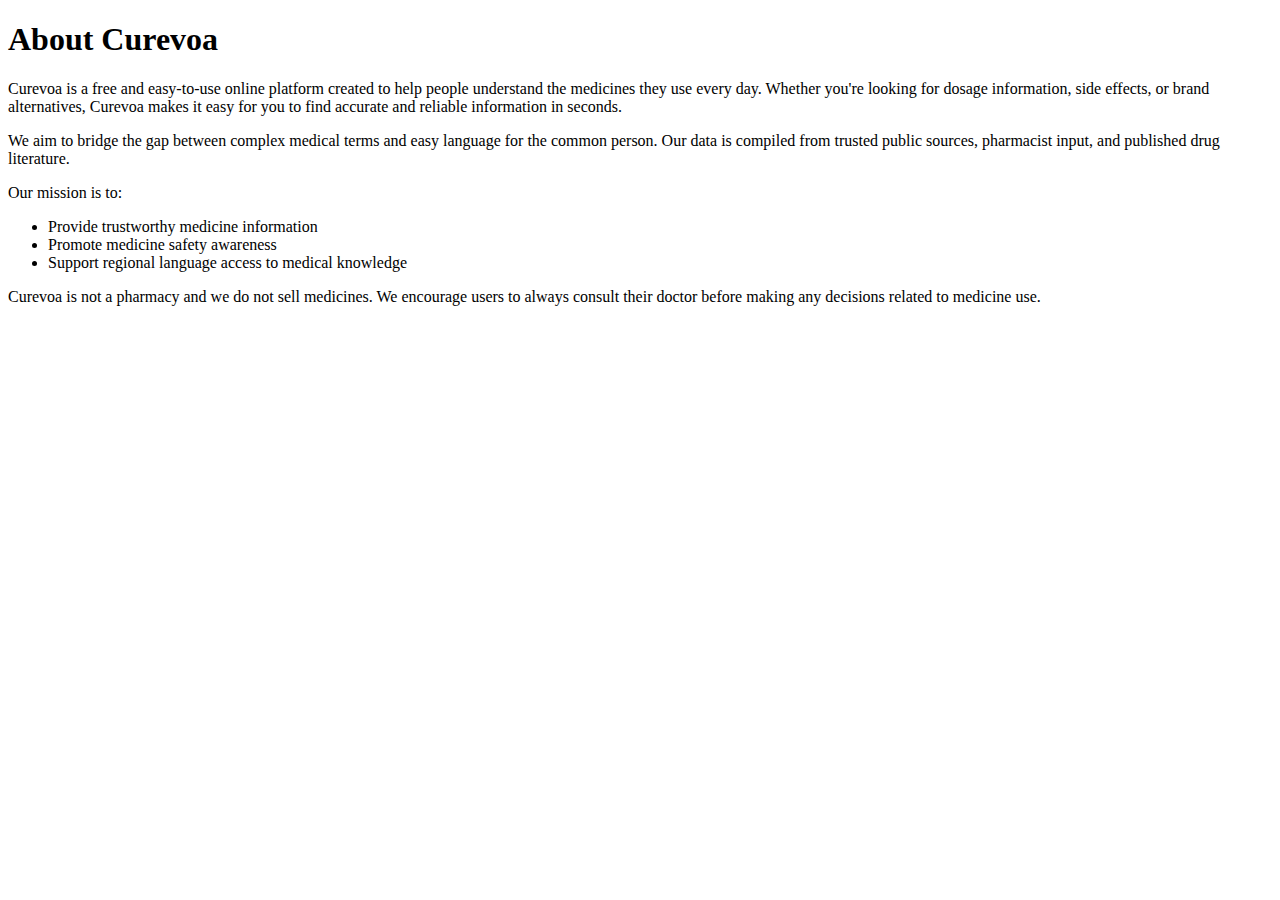
<file: about.html>
<!DOCTYPE html>
<html>
<head>
  <title>About Us - Curevoa</title>
</head>
<body>
  <h1>About Curevoa</h1>
  <p>Curevoa is a free and easy-to-use online platform created to help people understand the medicines they use every day. Whether you're looking for dosage information, side effects, or brand alternatives, Curevoa makes it easy for you to find accurate and reliable information in seconds.</p>
  
  <p>We aim to bridge the gap between complex medical terms and easy language for the common person. Our data is compiled from trusted public sources, pharmacist input, and published drug literature.</p>
  
  <p>Our mission is to:
    <ul>
      <li>Provide trustworthy medicine information</li>
      <li>Promote medicine safety awareness</li>
      <li>Support regional language access to medical knowledge</li>
    </ul>
  </p>

  <p>Curevoa is not a pharmacy and we do not sell medicines. We encourage users to always consult their doctor before making any decisions related to medicine use.</p>
</body>
</html>
</file>
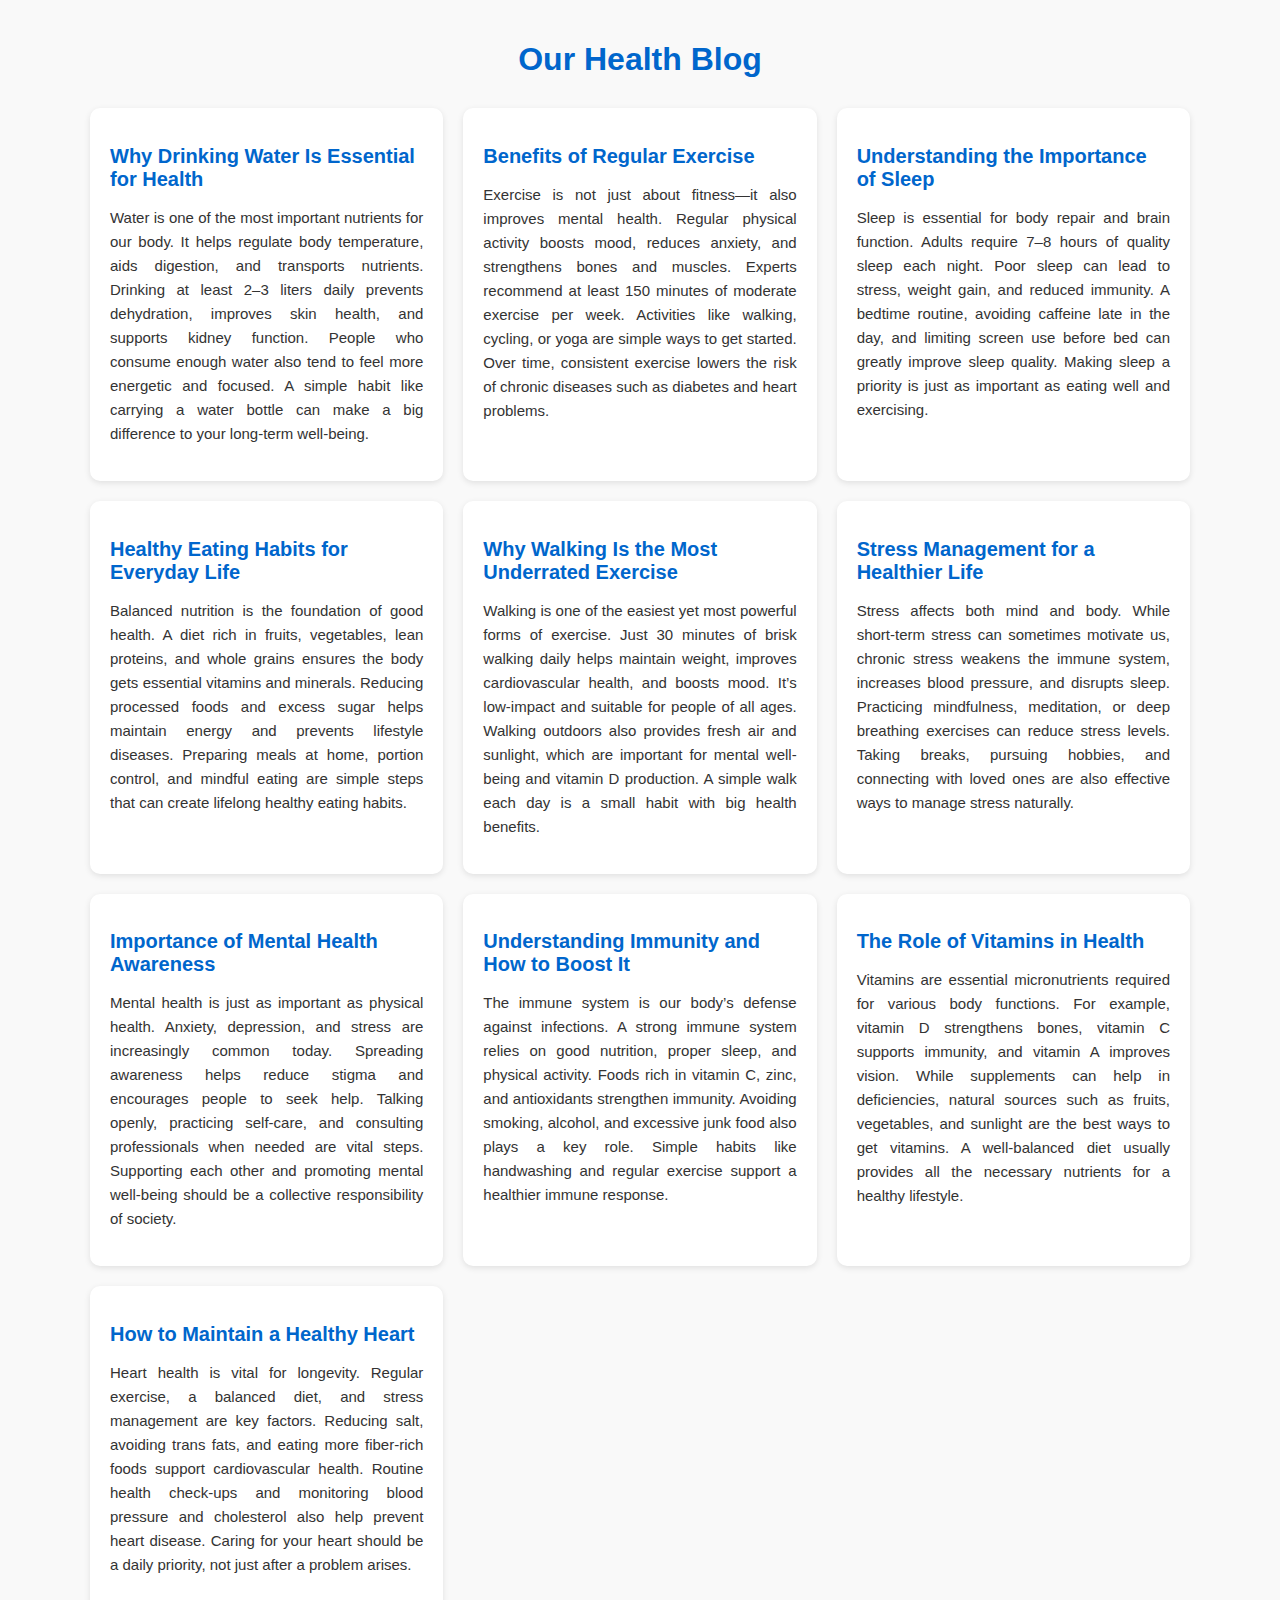
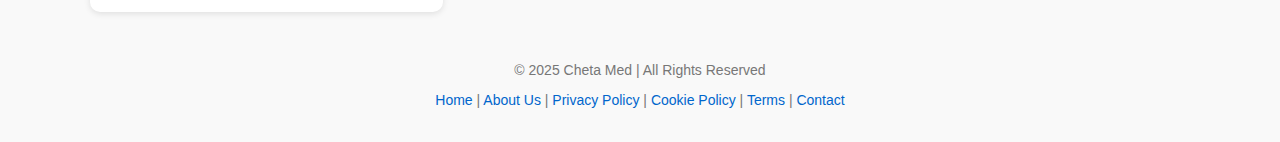
<file: blog.html>
<!DOCTYPE html>
<html lang="en">
<head>
  <meta charset="UTF-8">
  <title>Health Blog - Cheta Med</title>
  <meta name="viewport" content="width=device-width, initial-scale=1.0">
  <style>
    body {
      font-family: Arial, sans-serif;
      padding: 20px;
      max-width: 1100px;
      margin: auto;
      background: #f9f9f9;
      color: #333;
    }
    h1 {
      text-align: center;
      color: #0066cc;
      margin-bottom: 30px;
    }
    .blog-container {
      display: grid;
      grid-template-columns: repeat(auto-fill, minmax(320px, 1fr));
      gap: 20px;
    }
    .blog-card {
      background: #fff;
      padding: 20px;
      border-radius: 10px;
      box-shadow: 0 2px 6px rgba(0,0,0,0.1);
    }
    .blog-card h2 {
      color: #0066cc;
      font-size: 20px;
      margin-bottom: 10px;
    }
    .blog-card p {
      font-size: 15px;
      line-height: 1.6;
      text-align: justify;
    }
    footer {
      margin-top: 50px;
      text-align: center;
      font-size: 14px;
      color: #777;
    }
    a {
      color: #0066cc;
      text-decoration: none;
    }
    a:hover {
      text-decoration: underline;
    }
  </style>
</head>
<body>

  <h1>Our Health Blog</h1>

  <div class="blog-container">

    <!-- Blog 1 -->
    <div class="blog-card">
      <h2>Why Drinking Water Is Essential for Health</h2>
      <p>Water is one of the most important nutrients for our body. It helps regulate body temperature, aids digestion, and transports nutrients. Drinking at least 2–3 liters daily prevents dehydration, improves skin health, and supports kidney function. People who consume enough water also tend to feel more energetic and focused. A simple habit like carrying a water bottle can make a big difference to your long-term well-being.</p>
    </div>

    <!-- Blog 2 -->
    <div class="blog-card">
      <h2>Benefits of Regular Exercise</h2>
      <p>Exercise is not just about fitness—it also improves mental health. Regular physical activity boosts mood, reduces anxiety, and strengthens bones and muscles. Experts recommend at least 150 minutes of moderate exercise per week. Activities like walking, cycling, or yoga are simple ways to get started. Over time, consistent exercise lowers the risk of chronic diseases such as diabetes and heart problems.</p>
    </div>

    <!-- Blog 3 -->
    <div class="blog-card">
      <h2>Understanding the Importance of Sleep</h2>
      <p>Sleep is essential for body repair and brain function. Adults require 7–8 hours of quality sleep each night. Poor sleep can lead to stress, weight gain, and reduced immunity. A bedtime routine, avoiding caffeine late in the day, and limiting screen use before bed can greatly improve sleep quality. Making sleep a priority is just as important as eating well and exercising.</p>
    </div>

    <!-- Blog 4 -->
    <div class="blog-card">
      <h2>Healthy Eating Habits for Everyday Life</h2>
      <p>Balanced nutrition is the foundation of good health. A diet rich in fruits, vegetables, lean proteins, and whole grains ensures the body gets essential vitamins and minerals. Reducing processed foods and excess sugar helps maintain energy and prevents lifestyle diseases. Preparing meals at home, portion control, and mindful eating are simple steps that can create lifelong healthy eating habits.</p>
    </div>

    <!-- Blog 5 -->
    <div class="blog-card">
      <h2>Why Walking Is the Most Underrated Exercise</h2>
      <p>Walking is one of the easiest yet most powerful forms of exercise. Just 30 minutes of brisk walking daily helps maintain weight, improves cardiovascular health, and boosts mood. It’s low-impact and suitable for people of all ages. Walking outdoors also provides fresh air and sunlight, which are important for mental well-being and vitamin D production. A simple walk each day is a small habit with big health benefits.</p>
    </div>

    <!-- Blog 6 -->
    <div class="blog-card">
      <h2>Stress Management for a Healthier Life</h2>
      <p>Stress affects both mind and body. While short-term stress can sometimes motivate us, chronic stress weakens the immune system, increases blood pressure, and disrupts sleep. Practicing mindfulness, meditation, or deep breathing exercises can reduce stress levels. Taking breaks, pursuing hobbies, and connecting with loved ones are also effective ways to manage stress naturally.</p>
    </div>

    <!-- Blog 7 -->
    <div class="blog-card">
      <h2>Importance of Mental Health Awareness</h2>
      <p>Mental health is just as important as physical health. Anxiety, depression, and stress are increasingly common today. Spreading awareness helps reduce stigma and encourages people to seek help. Talking openly, practicing self-care, and consulting professionals when needed are vital steps. Supporting each other and promoting mental well-being should be a collective responsibility of society.</p>
    </div>

    <!-- Blog 8 -->
    <div class="blog-card">
      <h2>Understanding Immunity and How to Boost It</h2>
      <p>The immune system is our body’s defense against infections. A strong immune system relies on good nutrition, proper sleep, and physical activity. Foods rich in vitamin C, zinc, and antioxidants strengthen immunity. Avoiding smoking, alcohol, and excessive junk food also plays a key role. Simple habits like handwashing and regular exercise support a healthier immune response.</p>
    </div>

    <!-- Blog 9 -->
    <div class="blog-card">
      <h2>The Role of Vitamins in Health</h2>
      <p>Vitamins are essential micronutrients required for various body functions. For example, vitamin D strengthens bones, vitamin C supports immunity, and vitamin A improves vision. While supplements can help in deficiencies, natural sources such as fruits, vegetables, and sunlight are the best ways to get vitamins. A well-balanced diet usually provides all the necessary nutrients for a healthy lifestyle.</p>
    </div>

    <!-- Blog 10 -->
    <div class="blog-card">
      <h2>How to Maintain a Healthy Heart</h2>
      <p>Heart health is vital for longevity. Regular exercise, a balanced diet, and stress management are key factors. Reducing salt, avoiding trans fats, and eating more fiber-rich foods support cardiovascular health. Routine health check-ups and monitoring blood pressure and cholesterol also help prevent heart disease. Caring for your heart should be a daily priority, not just after a problem arises.</p>
    </div>

    <!-- Add 10–20 more blogs in same format -->
  </div>

  <footer>
    <p>&copy; 2025 Cheta Med | All Rights Reserved</p>
    <p>
      <a href="index.html">Home</a> | 
      <a href="about.html">About Us</a> | 
      <a href="privacy.html">Privacy Policy</a> | 
      <a href="cookies.html">Cookie Policy</a> | 
      <a href="terms.html">Terms</a> | 
      <a href="contact.html">Contact</a>
    </p>
  </footer>

</body>
</html>
</file>
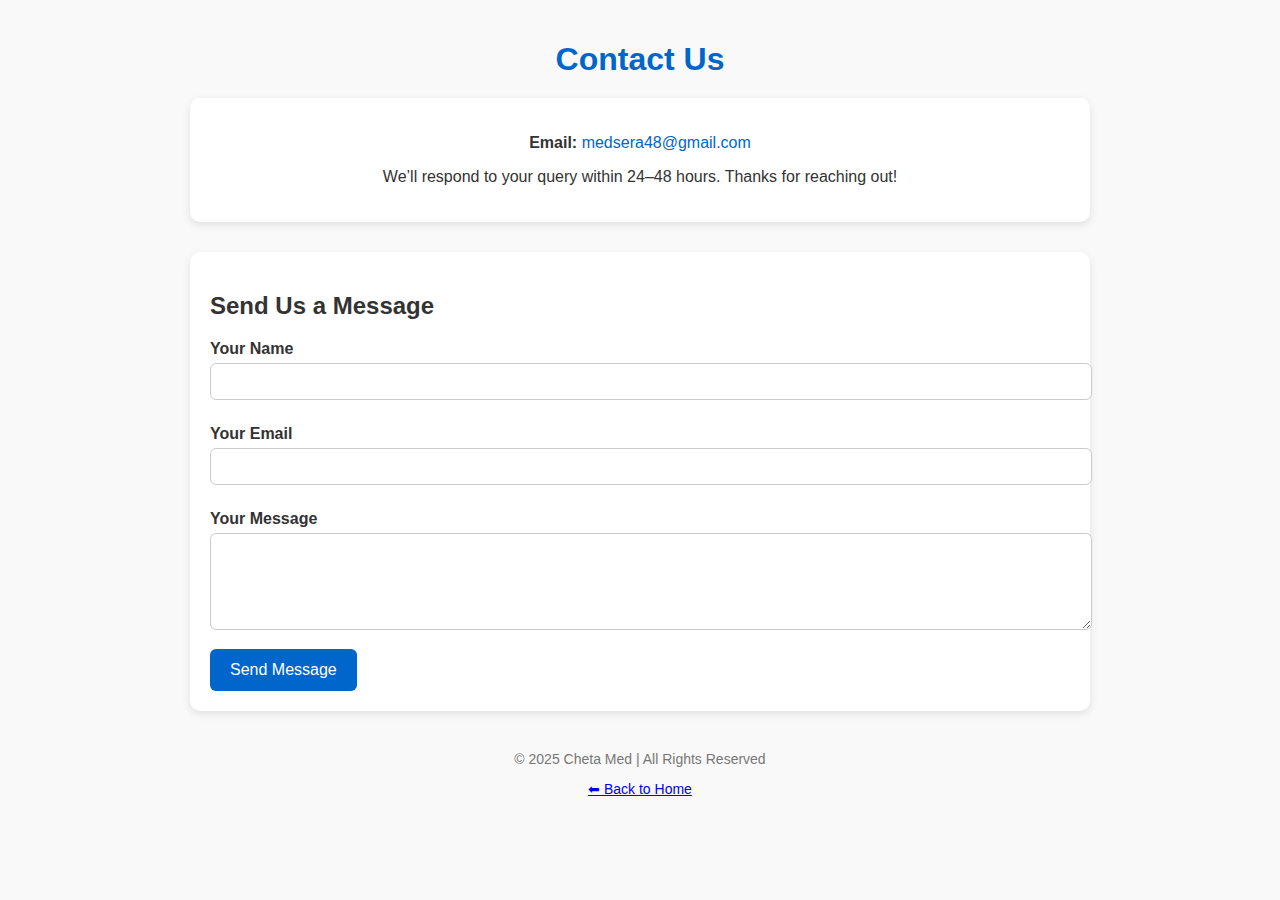
<file: contact.html>
<!DOCTYPE html>
<html lang="en">
<head>
  <script async src="https://pagead2.googlesyndication.com/pagead/js/adsbygoogle.js?client=ca-pub-9213297135112536"
     crossorigin="anonymous"></script>
  <meta charset="UTF-8">
  <title>Contact Us - Cheta Med</title>
  <meta name="viewport" content="width=device-width, initial-scale=1.0">
  <style>
    body {
      font-family: Arial, sans-serif;
      padding: 20px;
      max-width: 900px;
      margin: auto;
      background-color: #f9f9f9;
      color: #333;
    }
    h1 {
      color: #0066cc;
      text-align: center;
      margin-bottom: 20px;
    }
    .contact-info {
      background: #fff;
      padding: 20px;
      border-radius: 10px;
      box-shadow: 0 3px 8px rgba(0,0,0,0.1);
      margin-bottom: 30px;
      text-align: center;
    }
    .contact-info a {
      color: #0066cc;
      text-decoration: none;
    }
    .contact-info a:hover {
      text-decoration: underline;
    }
    .contact-form {
      background: #fff;
      padding: 20px;
      border-radius: 10px;
      box-shadow: 0 3px 8px rgba(0,0,0,0.1);
    }
    label {
      display: block;
      margin: 10px 0 5px;
      font-weight: bold;
    }
    input, textarea {
      width: 100%;
      padding: 10px;
      border: 1px solid #ccc;
      border-radius: 6px;
      margin-bottom: 15px;
    }
    button {
      background: #0066cc;
      color: white;
      border: none;
      padding: 12px 20px;
      border-radius: 6px;
      cursor: pointer;
      font-size: 16px;
    }
    button:hover {
      background: #004c99;
    }
    footer {
      text-align: center;
      margin-top: 40px;
      color: #777;
      font-size: 14px;
    }
  </style>
</head>
<body>

  <h1>Contact Us</h1>

  <div class="contact-info">
    <p><strong>Email:</strong> <a href="mailto:medsera48@gmail.com">medsera48@gmail.com</a></p>
    <p>We’ll respond to your query within 24–48 hours. Thanks for reaching out!</p>
  </div>

  <div class="contact-form">
    <h2>Send Us a Message</h2>
    <form action="mailto:medsera48@gmail.com" method="post" enctype="text/plain">
      <label for="name">Your Name</label>
      <input type="text" id="name" name="name" required>

      <label for="email">Your Email</label>
      <input type="email" id="email" name="email" required>

      <label for="message">Your Message</label>
      <textarea id="message" name="message" rows="5" required></textarea>

      <button type="submit">Send Message</button>
    </form>
  </div>

  <footer>
    <p>&copy; 2025 Cheta Med | All Rights Reserved</p>
    <p><a href="index.html">⬅ Back to Home</a></p>
  </footer>

</body>
</html>
</file>
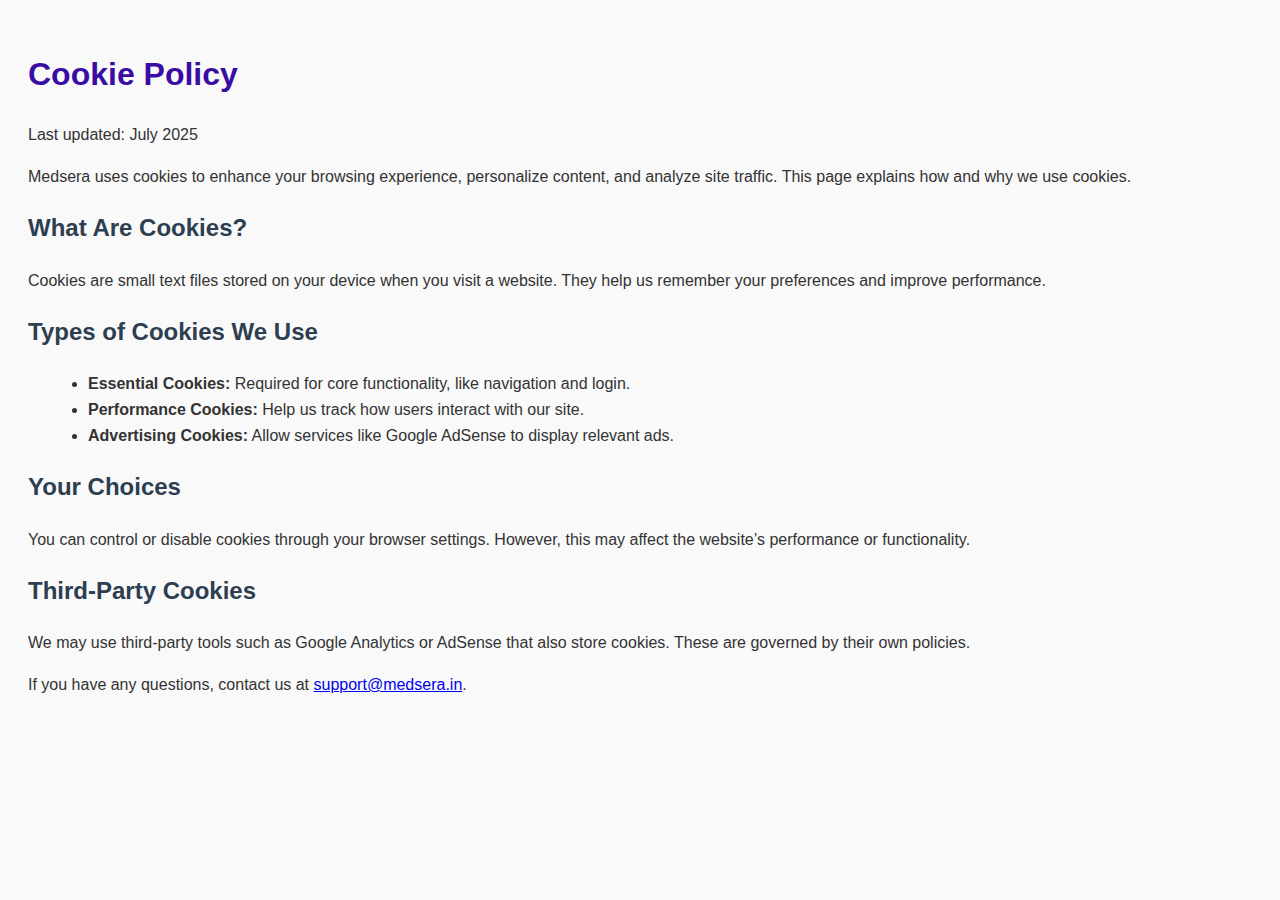
<file: cookie.html>
<!DOCTYPE html>
<html lang="en">
<head>
  <meta charset="UTF-8">
  <title>Cookie Policy - Medsera</title>
  <style>
    body {
      font-family: Arial, sans-serif;
      line-height: 1.6;
      padding: 20px;
      background: #f9f9f9;
      color: #333;
    }
    h1 {
      color: #3a0ca3;
    }
    h2 {
      margin-top: 20px;
      color: #2c3e50;
    }
    ul {
      margin-left: 20px;
    }
  </style>
</head>
<body>
  <h1>Cookie Policy</h1>
  <p>Last updated: July 2025</p>

  <p>Medsera uses cookies to enhance your browsing experience, personalize content, and analyze site traffic. This page explains how and why we use cookies.</p>

  <h2>What Are Cookies?</h2>
  <p>Cookies are small text files stored on your device when you visit a website. They help us remember your preferences and improve performance.</p>

  <h2>Types of Cookies We Use</h2>
  <ul>
    <li><strong>Essential Cookies:</strong> Required for core functionality, like navigation and login.</li>
    <li><strong>Performance Cookies:</strong> Help us track how users interact with our site.</li>
    <li><strong>Advertising Cookies:</strong> Allow services like Google AdSense to display relevant ads.</li>
  </ul>

  <h2>Your Choices</h2>
  <p>You can control or disable cookies through your browser settings. However, this may affect the website’s performance or functionality.</p>

  <h2>Third-Party Cookies</h2>
  <p>We may use third-party tools such as Google Analytics or AdSense that also store cookies. These are governed by their own policies.</p>

  <p>If you have any questions, contact us at <a href="mailto:support@medsera.in">support@medsera.in</a>.</p>
</body>
</html>
</file>
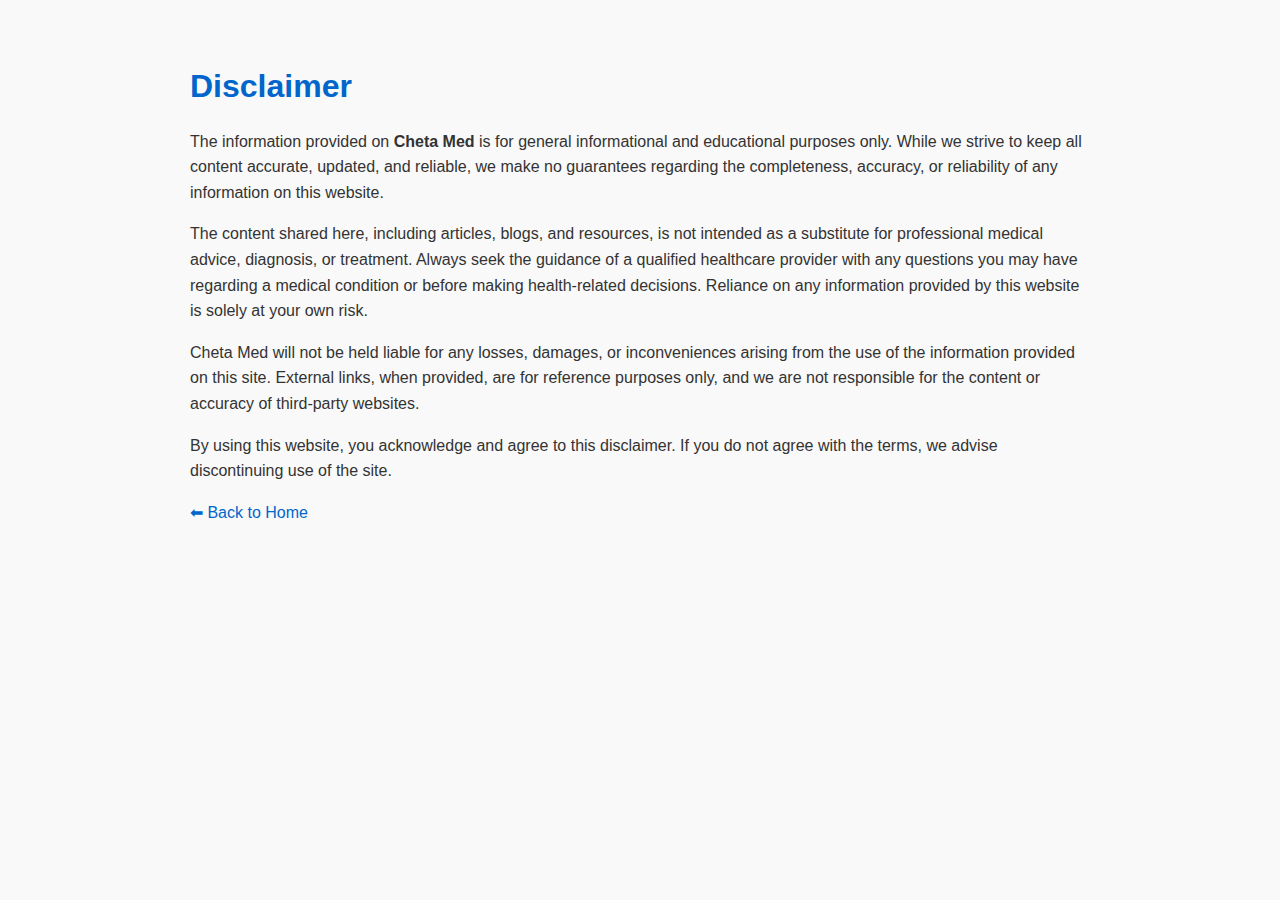
<file: disclaimer.html>
<!DOCTYPE html>
<html lang="en">
<head>
  <script async src="https://pagead2.googlesyndication.com/pagead/js/adsbygoogle.js?client=ca-pub-9213297135112536"
     crossorigin="anonymous"></script>
  <meta charset="UTF-8">
  <title>Disclaimer - Cheta Med</title>
  <meta name="viewport" content="width=device-width, initial-scale=1.0">
  <style>
    body {
      font-family: Arial, sans-serif;
      line-height: 1.6;
      margin: 20px auto;
      max-width: 900px;
      padding: 20px;
      background-color: #f9f9f9;
      color: #333;
    }
    h1 {
      color: #0066cc;
      margin-bottom: 15px;
    }
    p {
      margin-bottom: 15px;
    }
    a {
      color: #0066cc;
      text-decoration: none;
    }
    a:hover {
      text-decoration: underline;
    }
  </style>
</head>
<body>

  <h1>Disclaimer</h1>

  <p>
    The information provided on <strong>Cheta Med</strong> is for general informational and educational purposes only. 
    While we strive to keep all content accurate, updated, and reliable, we make no guarantees regarding the completeness, accuracy, or reliability of any information on this website.
  </p>

  <p>
    The content shared here, including articles, blogs, and resources, is not intended as a substitute for professional medical advice, diagnosis, or treatment. 
    Always seek the guidance of a qualified healthcare provider with any questions you may have regarding a medical condition or before making health-related decisions. 
    Reliance on any information provided by this website is solely at your own risk.
  </p>

  <p>
    Cheta Med will not be held liable for any losses, damages, or inconveniences arising from the use of the information provided on this site. 
    External links, when provided, are for reference purposes only, and we are not responsible for the content or accuracy of third-party websites.
  </p>

  <p>
    By using this website, you acknowledge and agree to this disclaimer. If you do not agree with the terms, we advise discontinuing use of the site.
  </p>

  <p><a href="index.html">⬅ Back to Home</a></p>

</body>
</html>
</file>
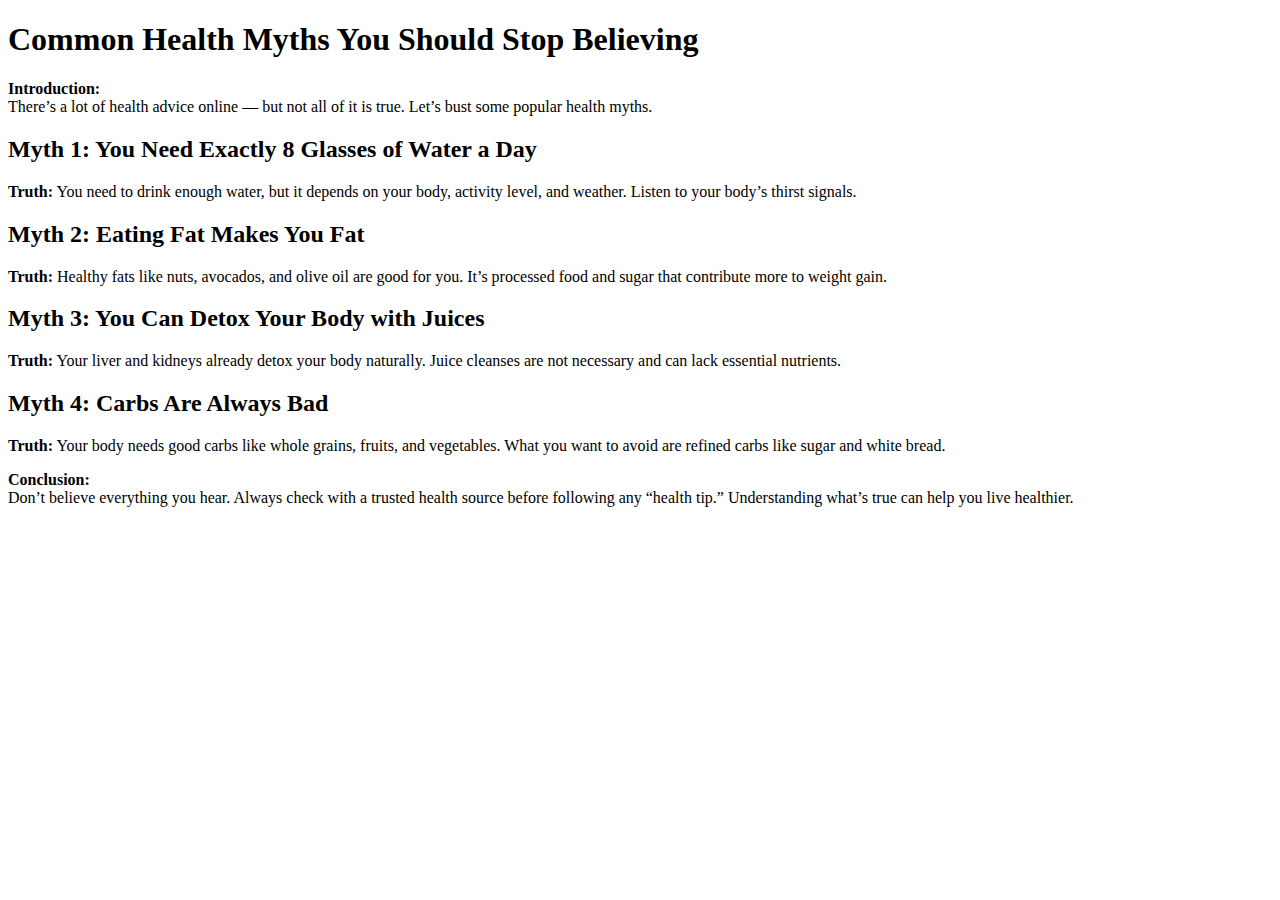
<file: health myths.html>
<!DOCTYPE html>
<html lang="en">
<head>
  <meta charset="UTF-8">
  <title>Common Health Myths You Should Stop Believing</title>
  <meta name="viewport" content="width=device-width, initial-scale=1.0">
</head>
<body>
  <h1>Common Health Myths You Should Stop Believing</h1>

  <p><strong>Introduction:</strong><br>
  There’s a lot of health advice online — but not all of it is true. Let’s bust some popular health myths.</p>

  <h2>Myth 1: You Need Exactly 8 Glasses of Water a Day</h2>
  <p><strong>Truth:</strong> You need to drink enough water, but it depends on your body, activity level, and weather. Listen to your body’s thirst signals.</p>

  <h2>Myth 2: Eating Fat Makes You Fat</h2>
  <p><strong>Truth:</strong> Healthy fats like nuts, avocados, and olive oil are good for you. It’s processed food and sugar that contribute more to weight gain.</p>

  <h2>Myth 3: You Can Detox Your Body with Juices</h2>
  <p><strong>Truth:</strong> Your liver and kidneys already detox your body naturally. Juice cleanses are not necessary and can lack essential nutrients.</p>

  <h2>Myth 4: Carbs Are Always Bad</h2>
  <p><strong>Truth:</strong> Your body needs good carbs like whole grains, fruits, and vegetables. What you want to avoid are refined carbs like sugar and white bread.</p>

  <p><strong>Conclusion:</strong><br>
  Don’t believe everything you hear. Always check with a trusted health source before following any “health tip.” Understanding what’s true can help you live healthier.</p>
</body>
</html>
</file>
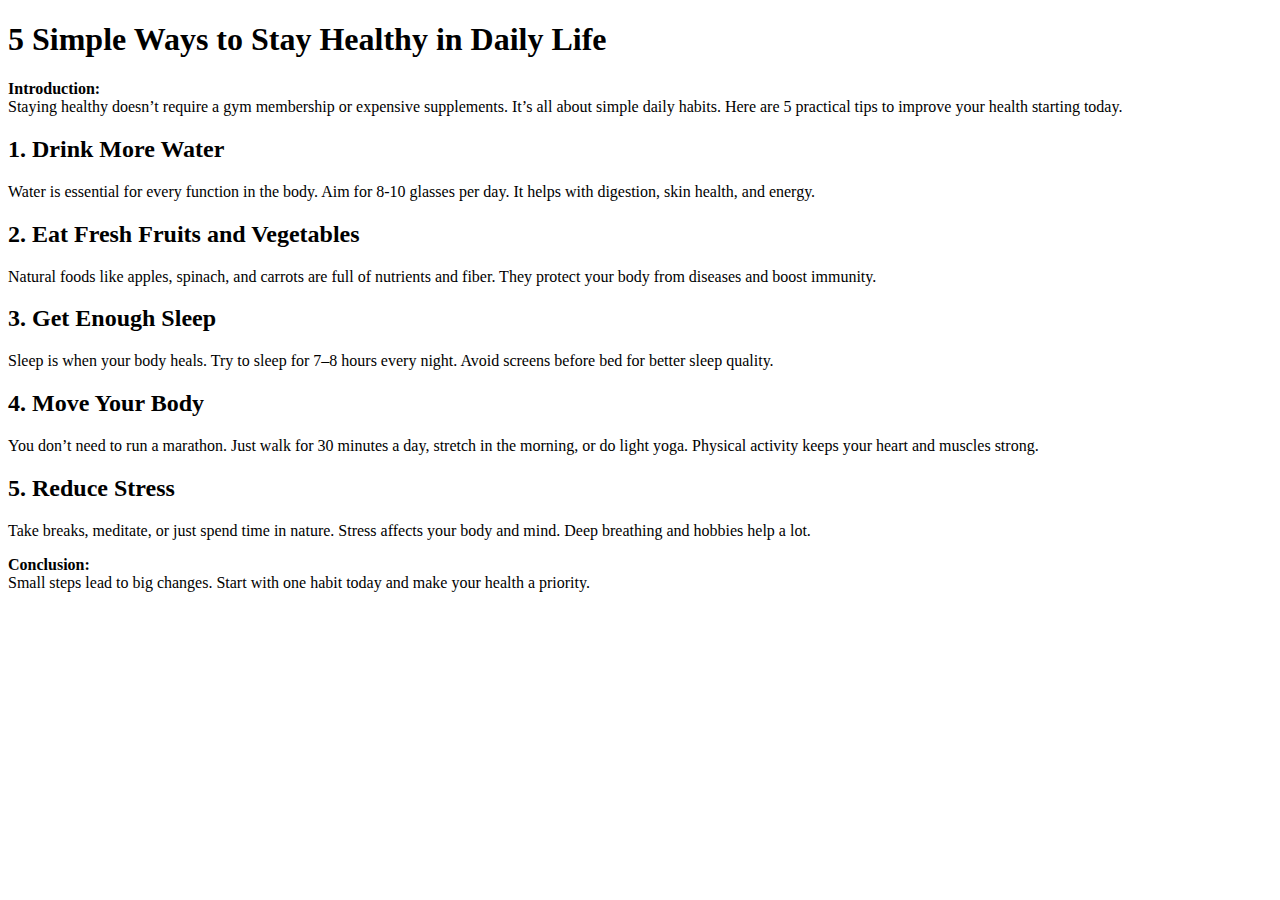
<file: healthyhabit.html>
<!DOCTYPE html>
<html lang="en">
<head>
  <meta charset="UTF-8">
  <title>5 Simple Ways to Stay Healthy in Daily Life</title>
  <meta name="viewport" content="width=device-width, initial-scale=1.0">
</head>
<body>
  <h1>5 Simple Ways to Stay Healthy in Daily Life</h1>
  <p><strong>Introduction:</strong><br>
  Staying healthy doesn’t require a gym membership or expensive supplements. It’s all about simple daily habits. Here are 5 practical tips to improve your health starting today.</p>

  <h2>1. Drink More Water</h2>
  <p>Water is essential for every function in the body. Aim for 8-10 glasses per day. It helps with digestion, skin health, and energy.</p>

  <h2>2. Eat Fresh Fruits and Vegetables</h2>
  <p>Natural foods like apples, spinach, and carrots are full of nutrients and fiber. They protect your body from diseases and boost immunity.</p>

  <h2>3. Get Enough Sleep</h2>
  <p>Sleep is when your body heals. Try to sleep for 7–8 hours every night. Avoid screens before bed for better sleep quality.</p>

  <h2>4. Move Your Body</h2>
  <p>You don’t need to run a marathon. Just walk for 30 minutes a day, stretch in the morning, or do light yoga. Physical activity keeps your heart and muscles strong.</p>

  <h2>5. Reduce Stress</h2>
  <p>Take breaks, meditate, or just spend time in nature. Stress affects your body and mind. Deep breathing and hobbies help a lot.</p>

  <p><strong>Conclusion:</strong><br>
  Small steps lead to big changes. Start with one habit today and make your health a priority.</p>
</body>
</html>
</file>
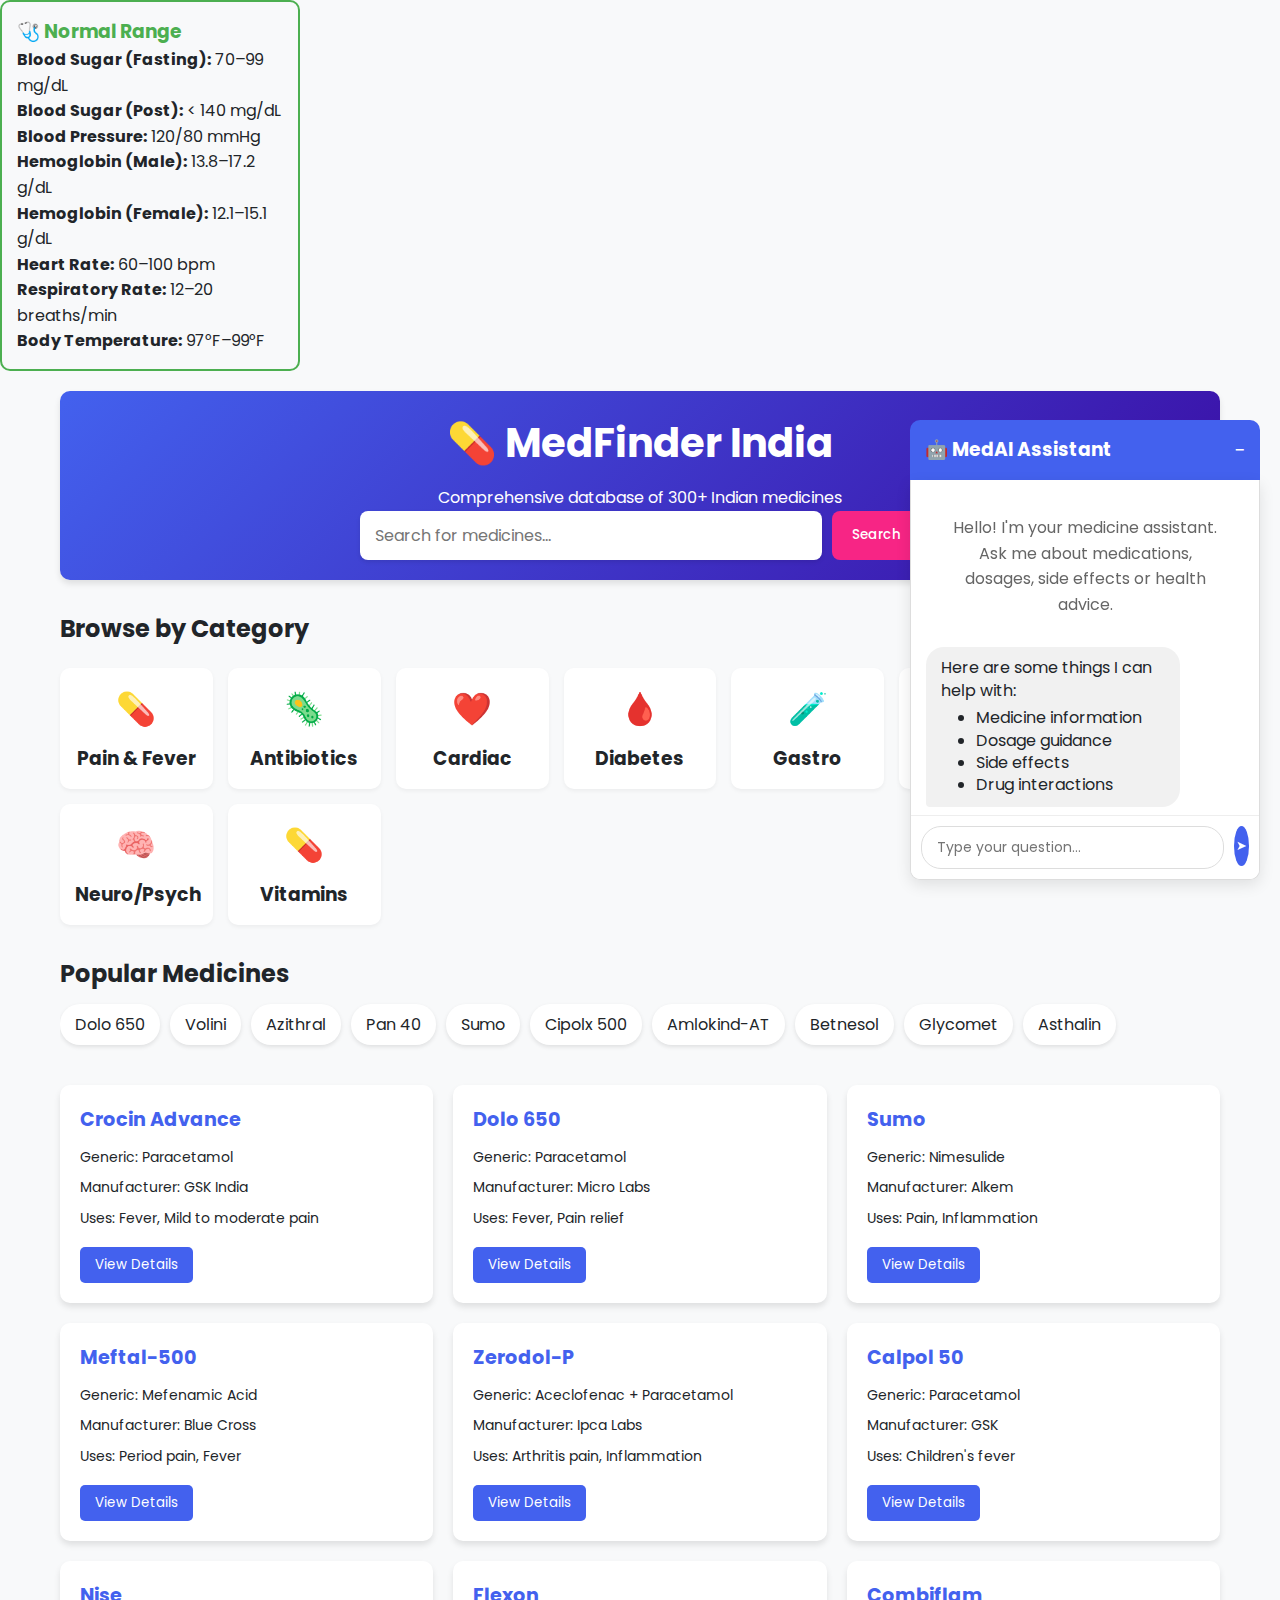
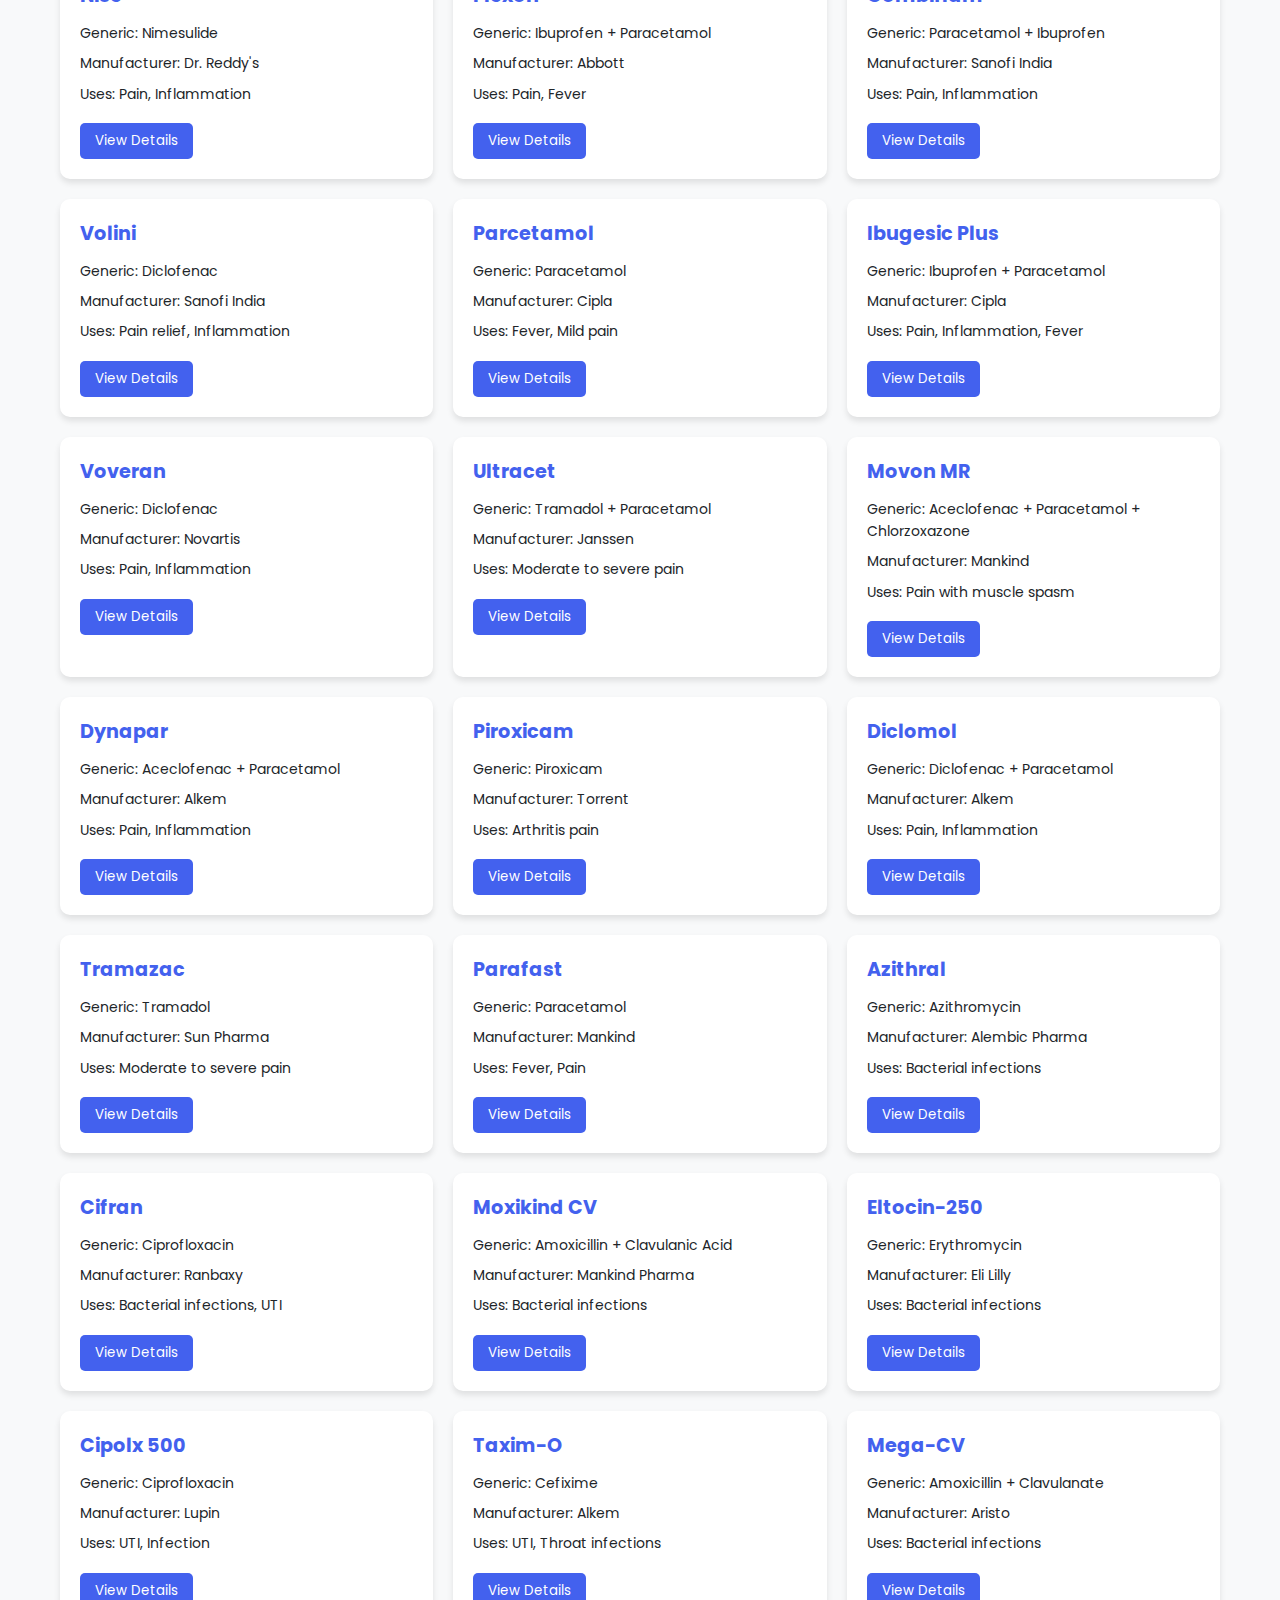
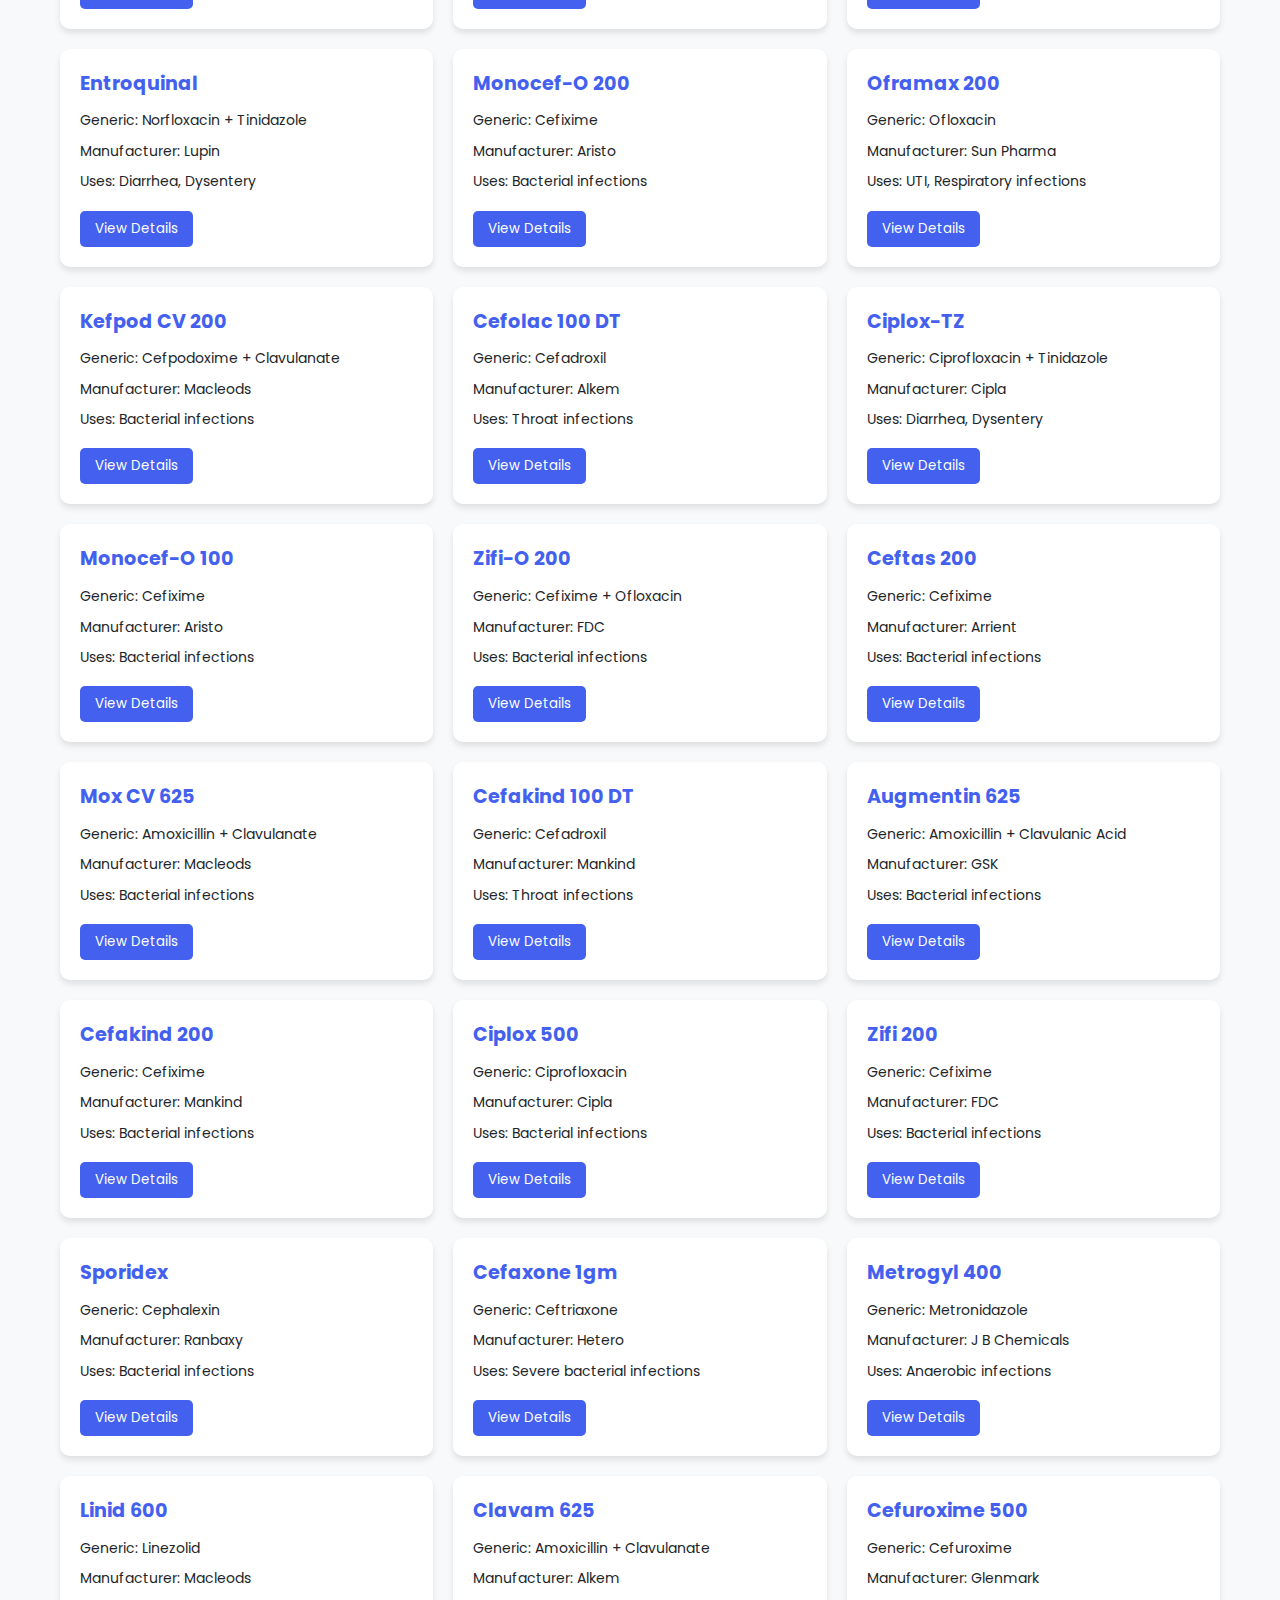
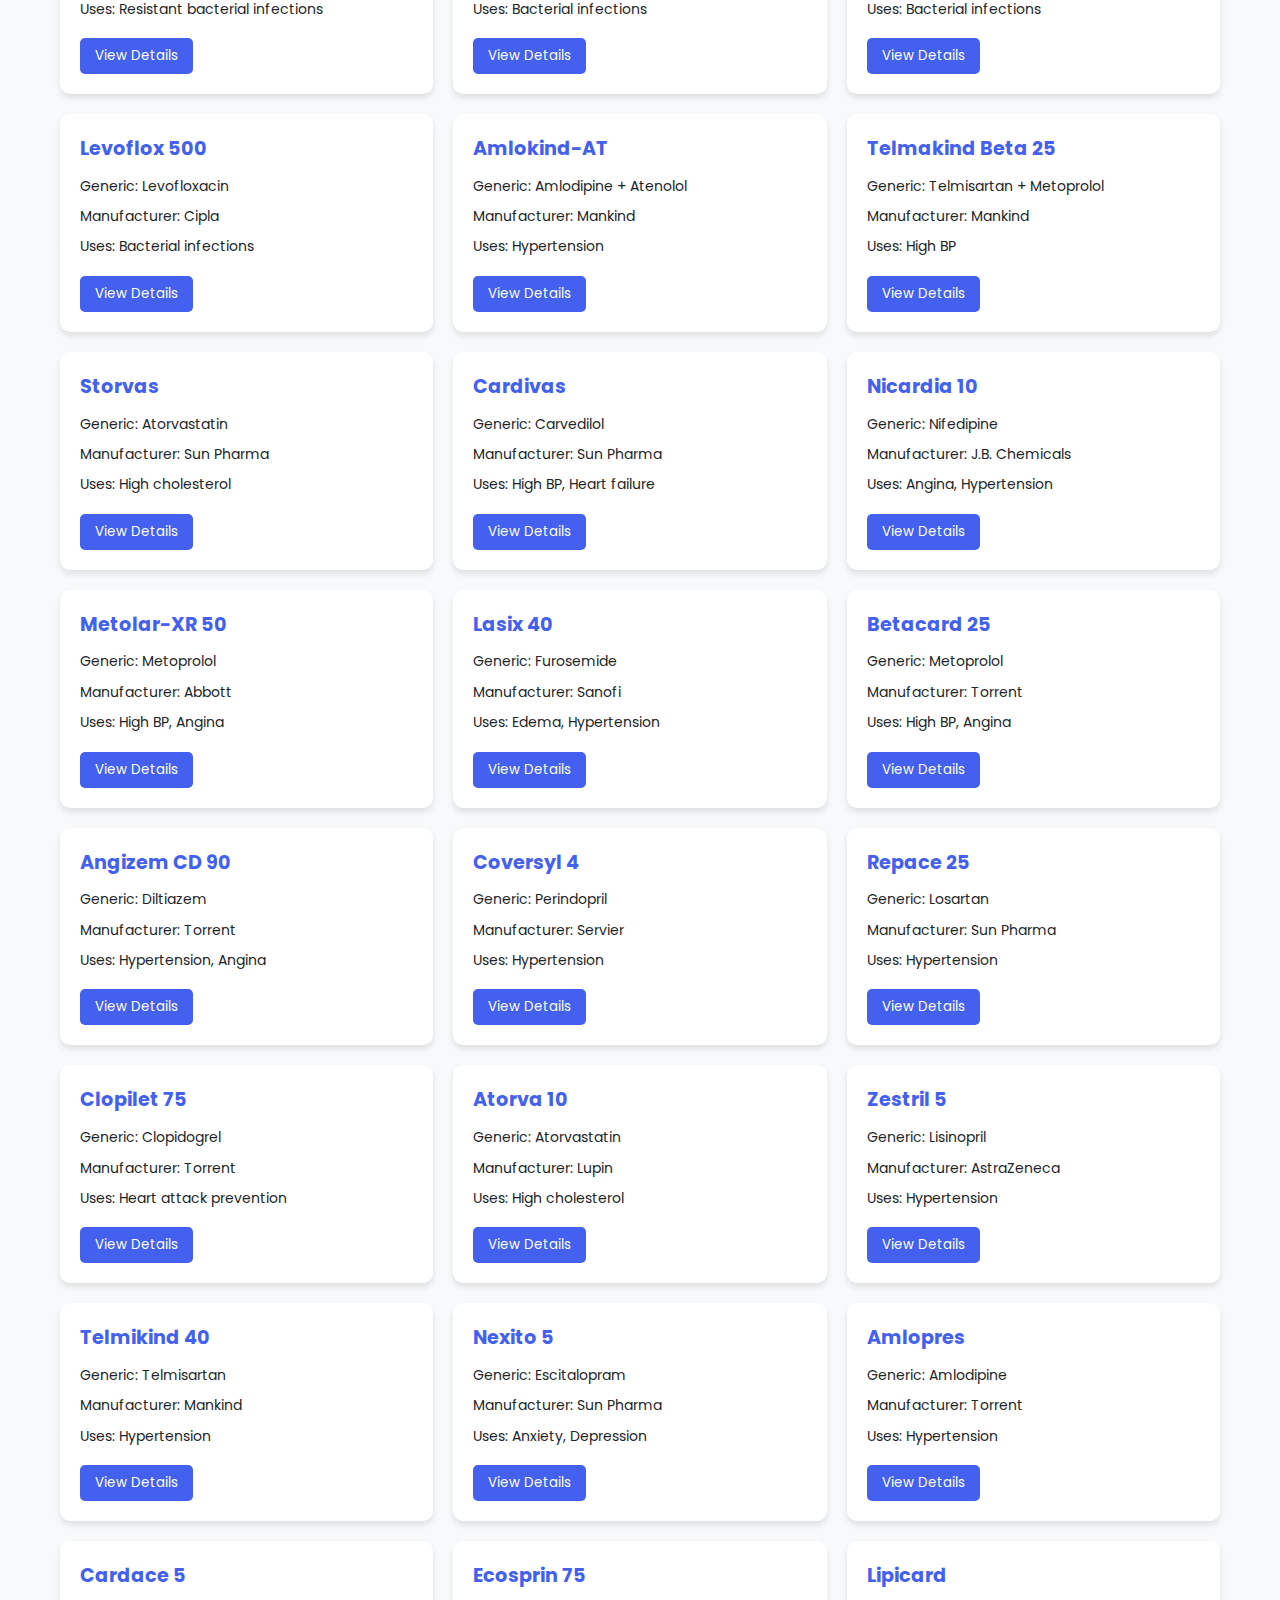
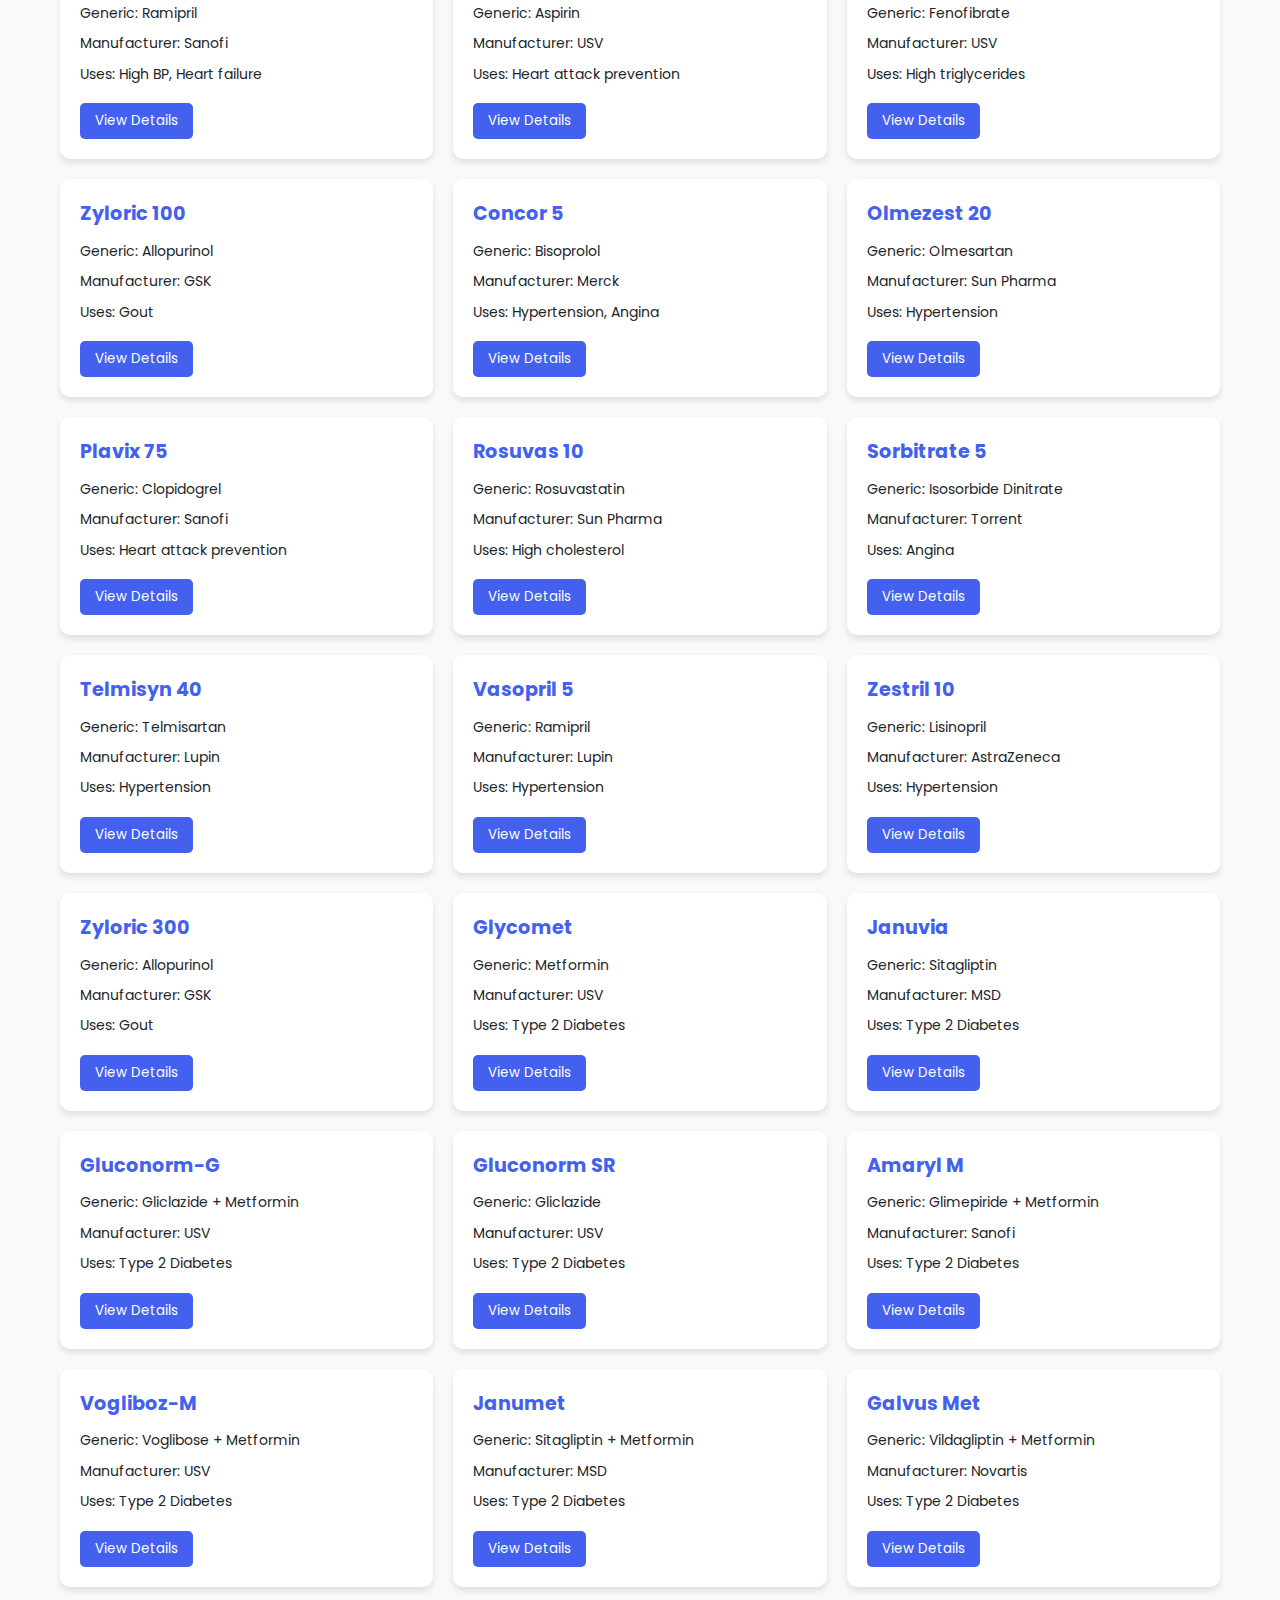
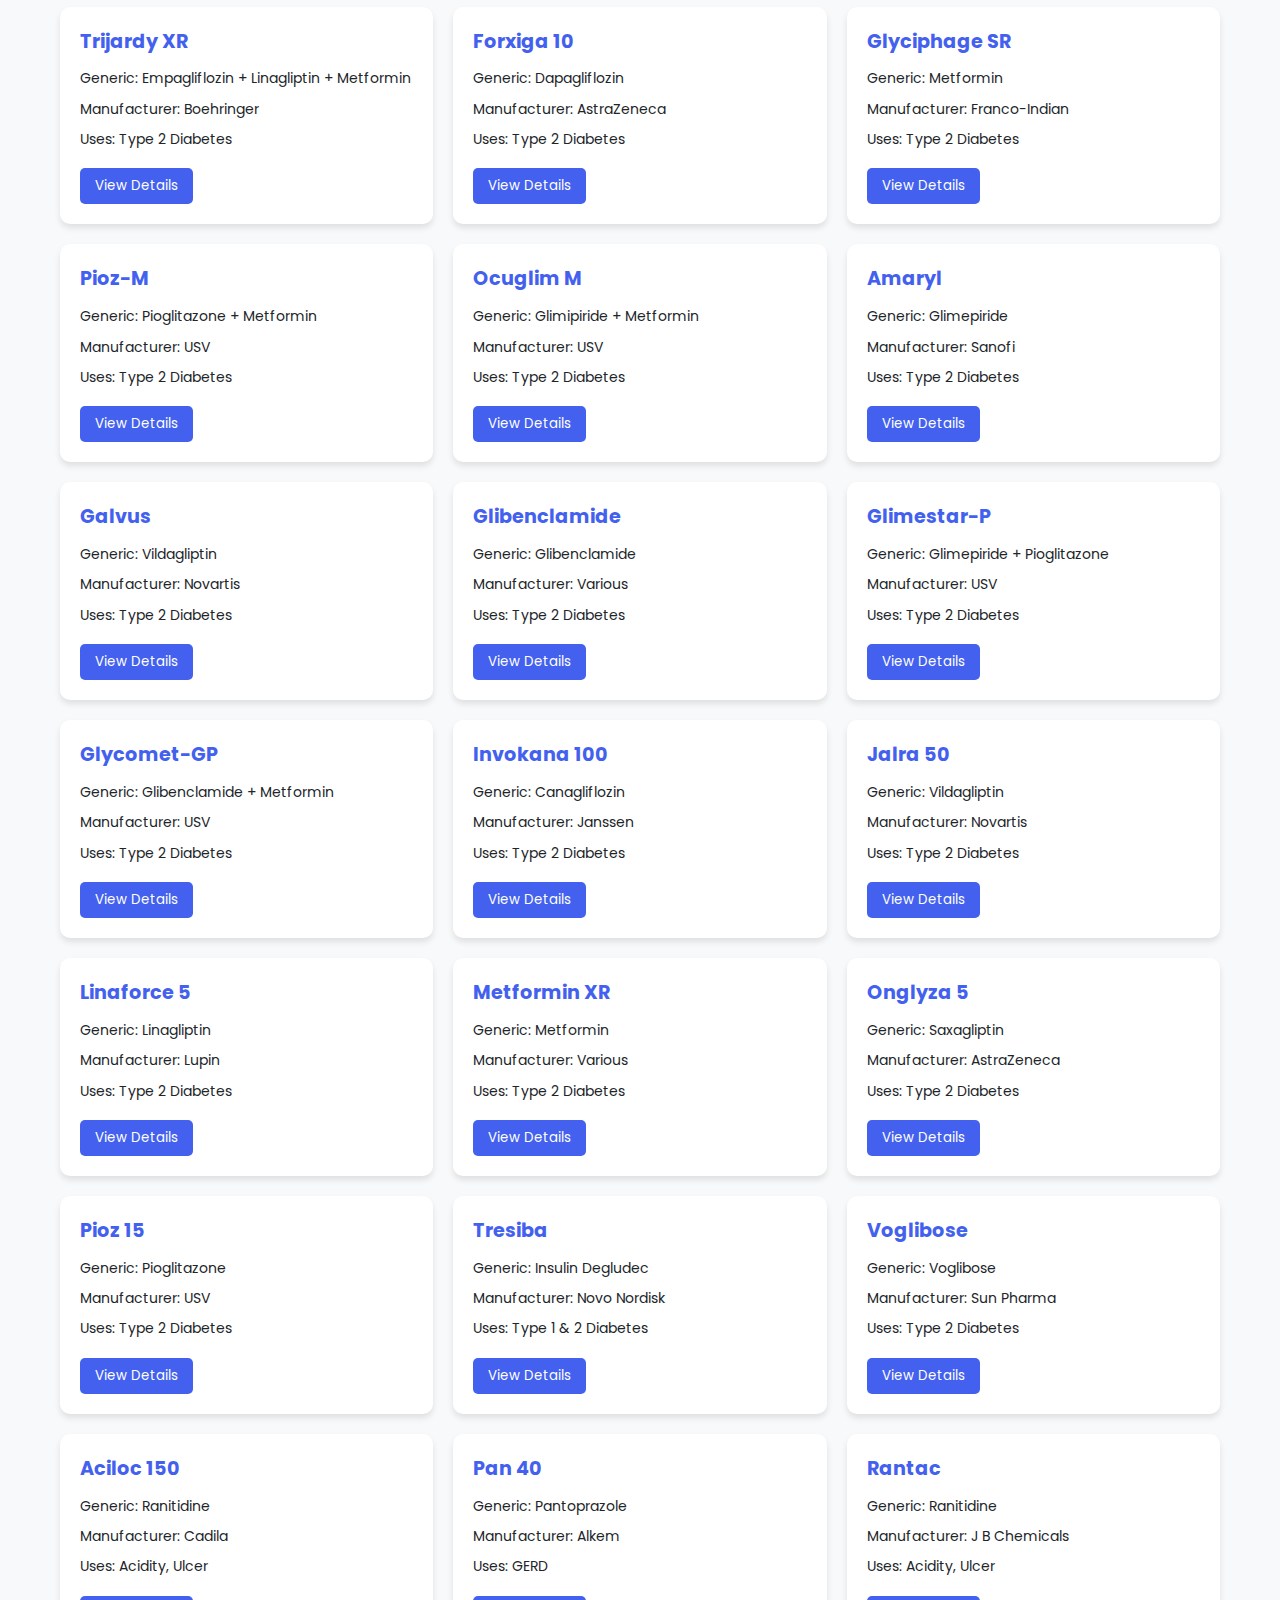
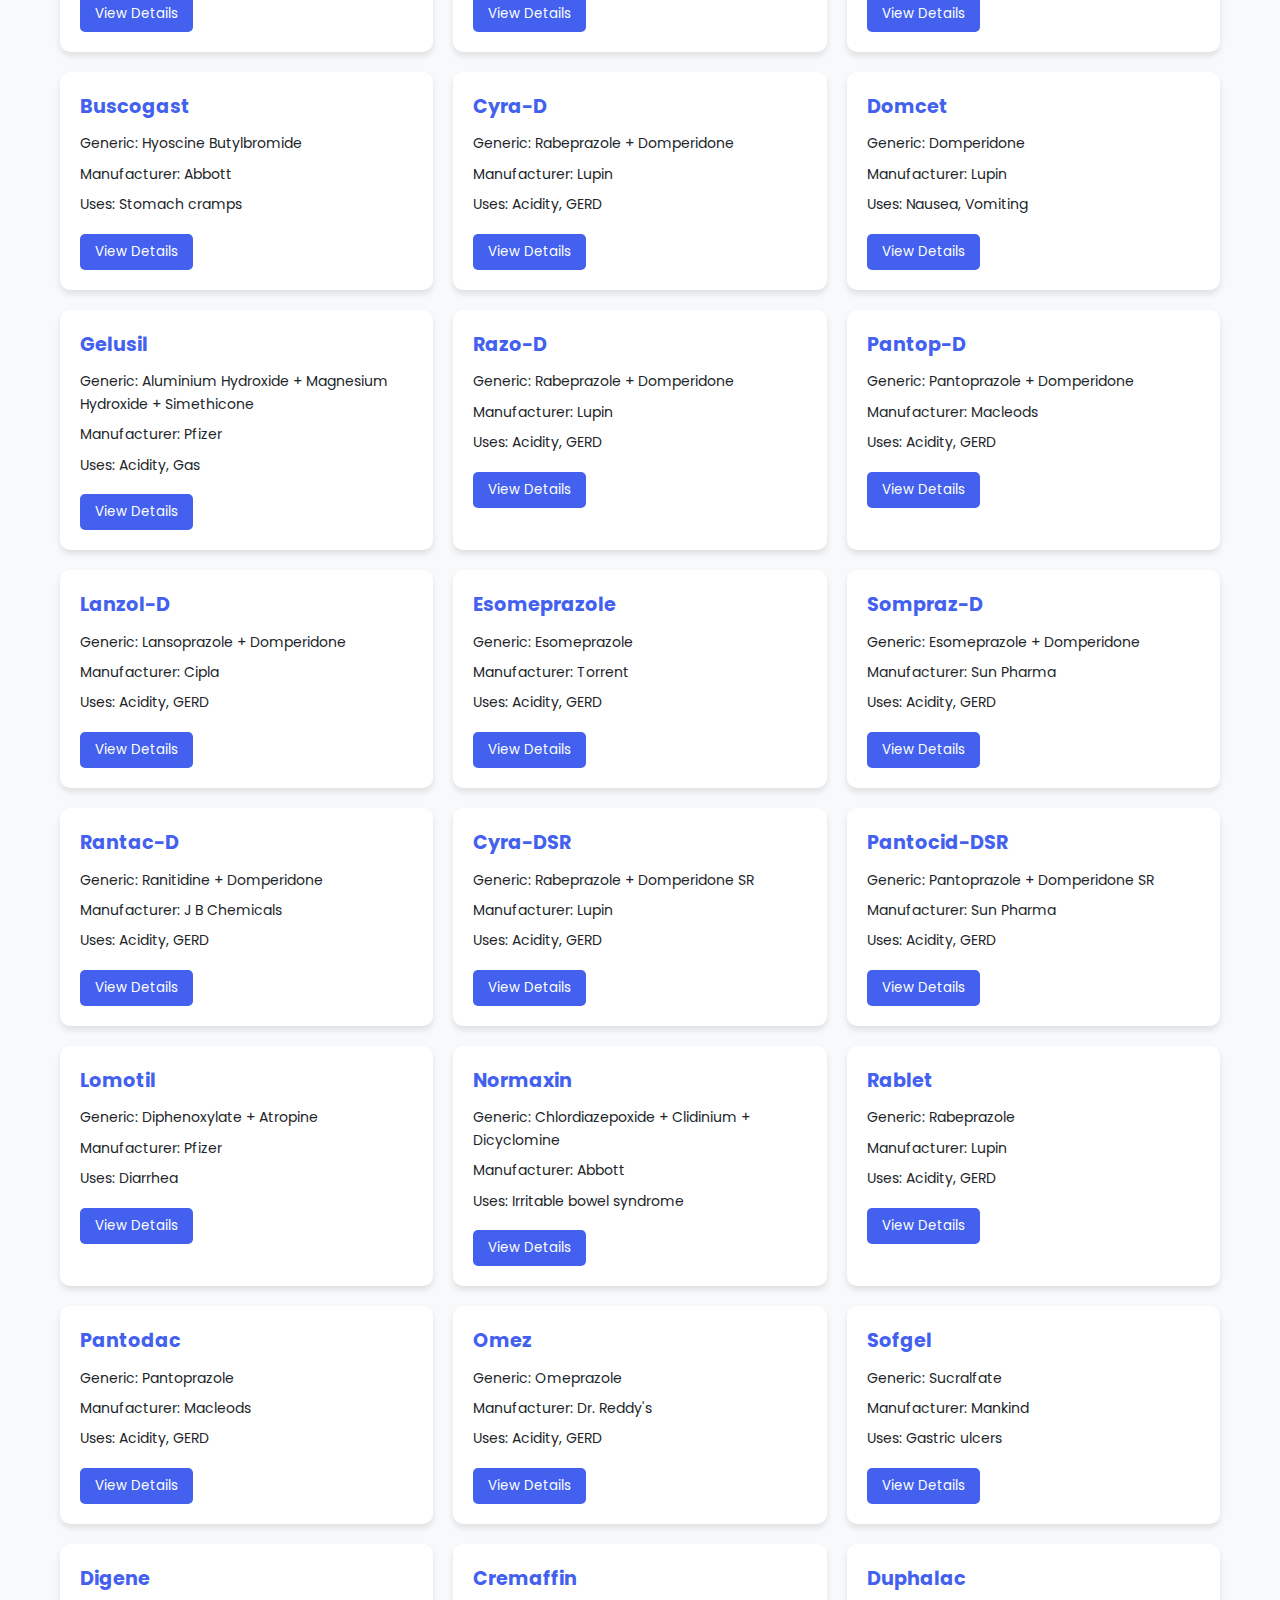
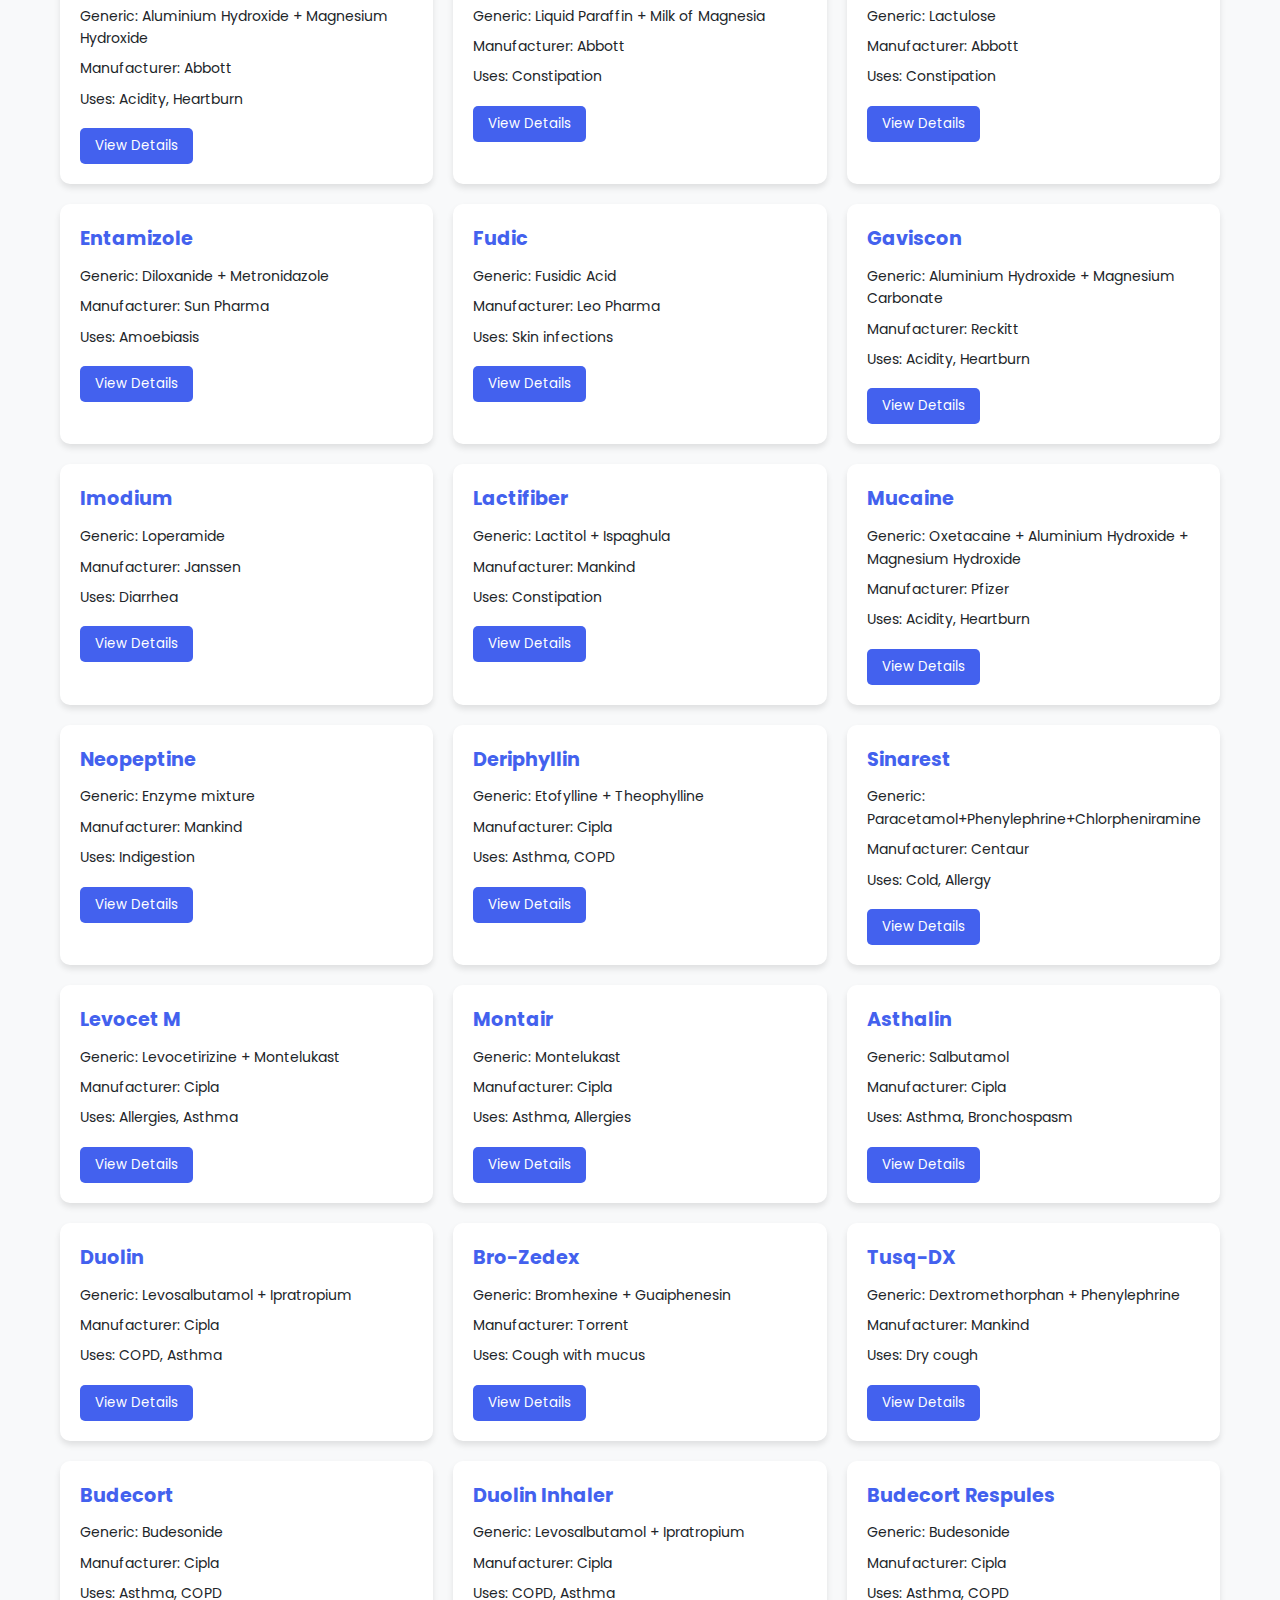
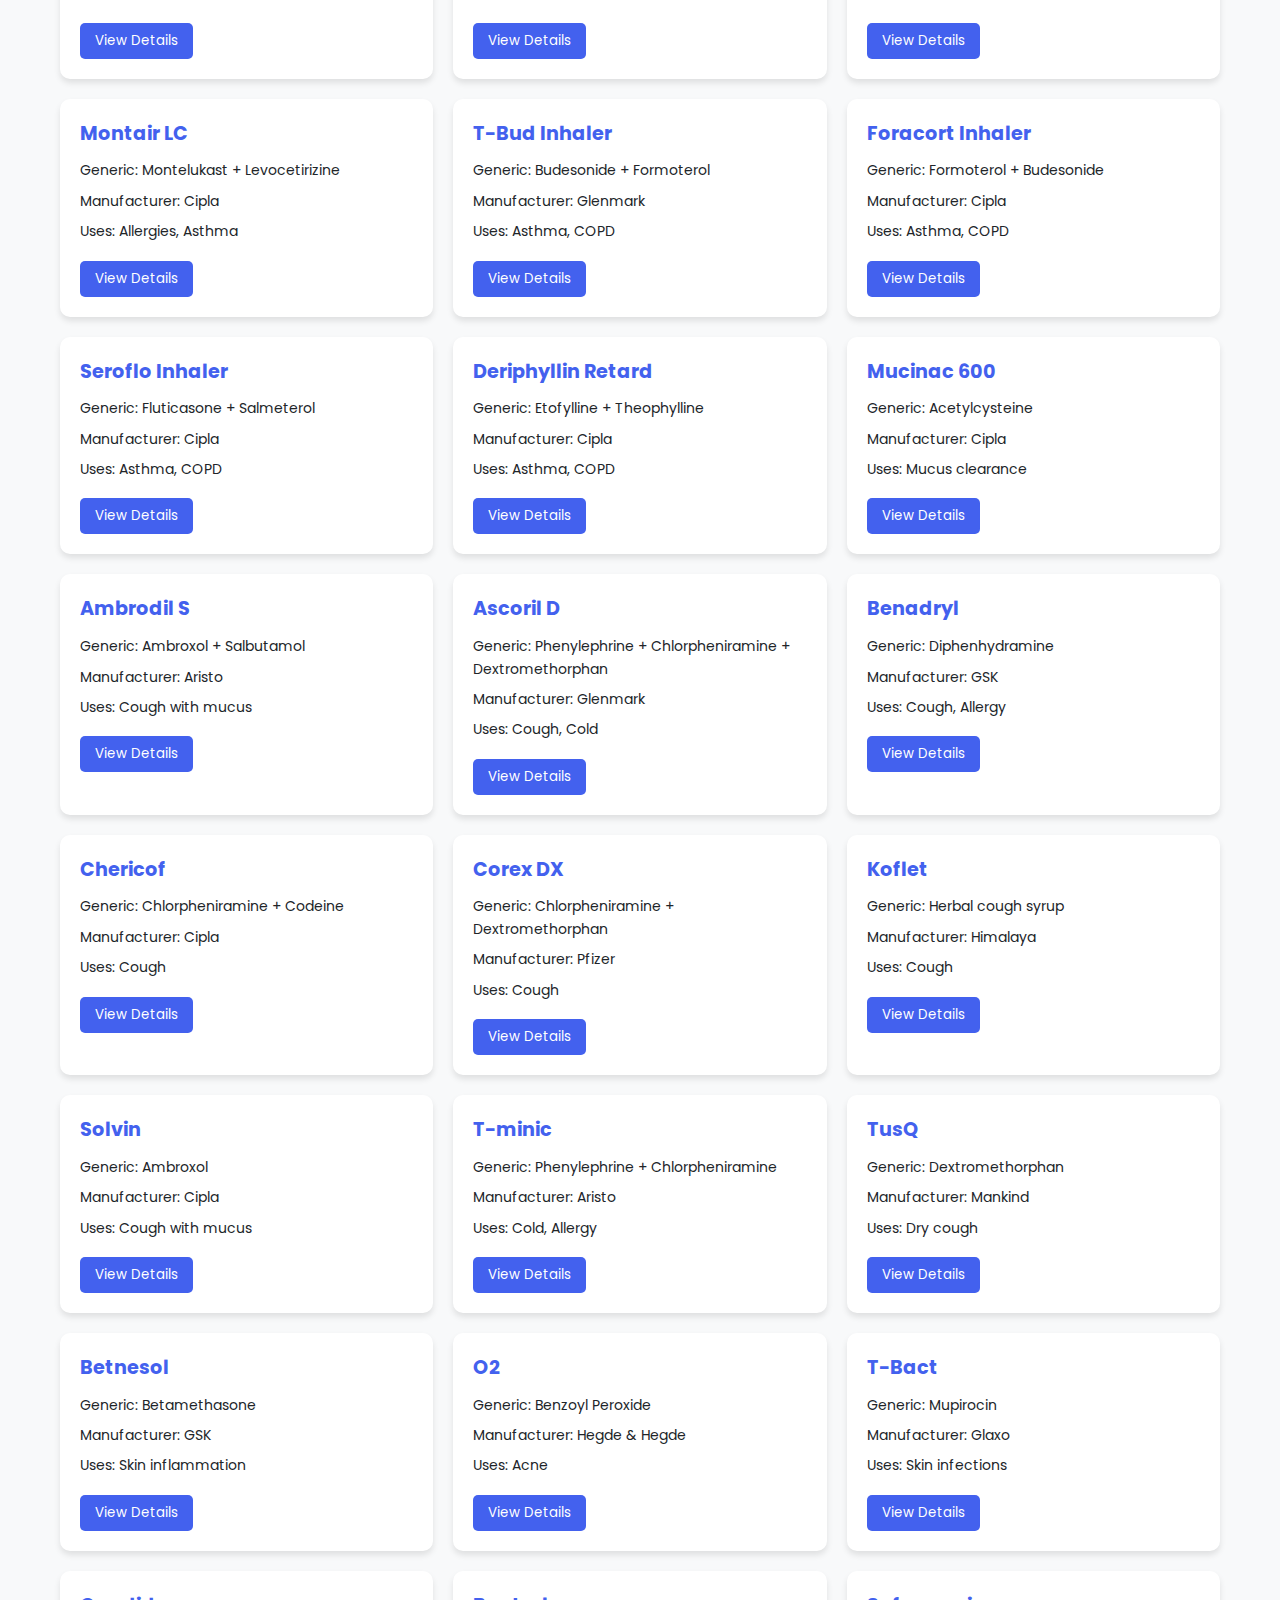
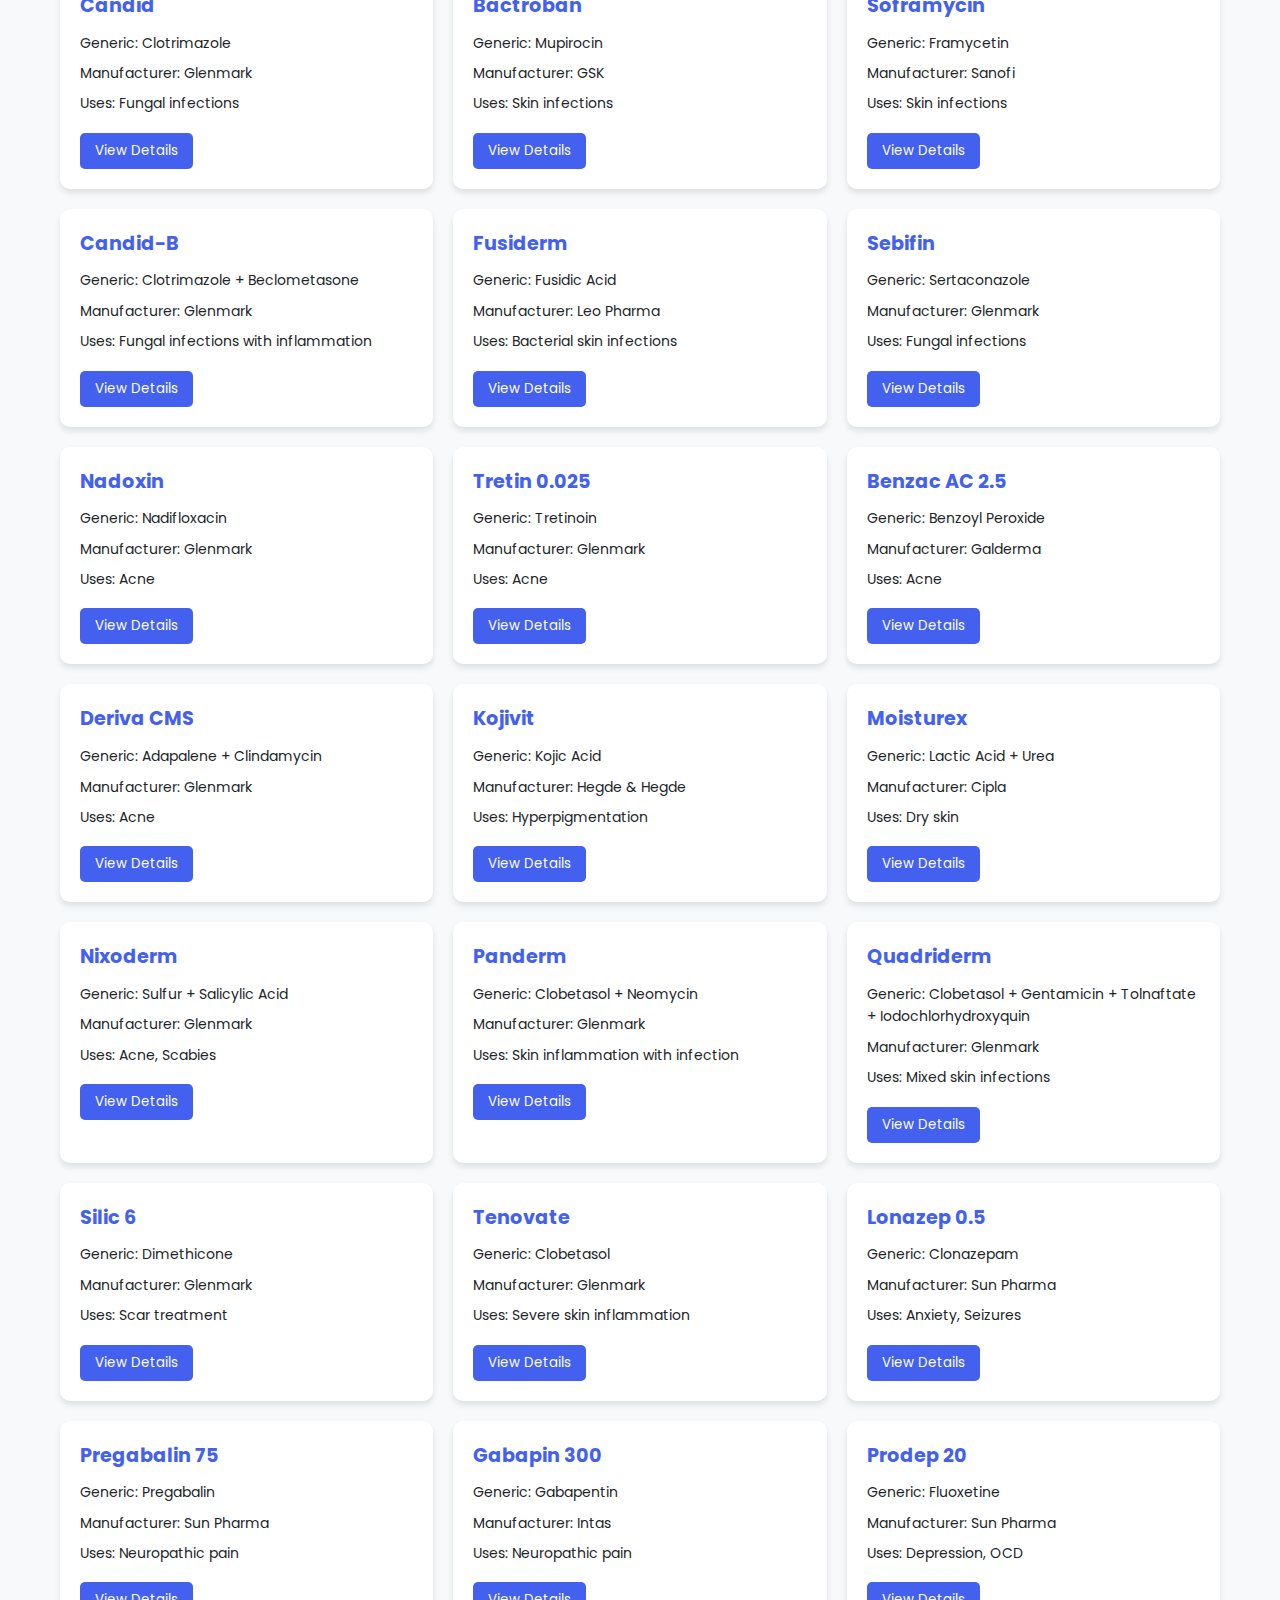
<file: index (1).html>
<!DOCTYPE html>
<html lang="en">
<head>
    <div style="border: 2px solid #4CAF50; padding: 15px; border-radius: 10px; max-width: 300px; font-family: Arial;">
  <h3 style="color: #4CAF50;">🩺 Normal Range</h3>
  <ul style="list-style: none; padding-left: 0;">
    <li><strong>Blood Sugar (Fasting):</strong> 70–99 mg/dL</li>
    <li><strong>Blood Sugar (Post):</strong> < 140 mg/dL</li>
    <li><strong>Blood Pressure:</strong> 120/80 mmHg</li>
    <li><strong>Hemoglobin (Male):</strong> 13.8–17.2 g/dL</li>
    <li><strong>Hemoglobin (Female):</strong> 12.1–15.1 g/dL</li>
    <li><strong>Heart Rate:</strong> 60–100 bpm</li>
    <li><strong>Respiratory Rate:</strong> 12–20 breaths/min</li>
    <li><strong>Body Temperature:</strong> 97°F–99°F</li>
  </ul>
</div>
    <meta name="google-site-verification" content="DP7xcMJNdh_1MC8V-gTZJSHBOkZFhnx6yTBOpe1KK-c" />
    <script type="text/javascript" data-cfasync="false">
/*<![CDATA[/* */
(function(){var r=window,k="ad3708f02f5fa9d8ae074b06467dd832",g=[["siteId",787*578-653+4765002],["minBid",0],["popundersPerIP","0:5"],["delayBetween",0],["default",false],["defaultPerDay",0],["topmostLayer","auto"]],y=["d3d3LmJldHRlcmFkc3lzdGVtLmNvbS9jcmFjdGl2ZS5taW4uY3Nz","ZDJrazBvM2ZyN2VkMDEuY2xvdWRmcm9udC5uZXQvZ1dIL3BwbGFjZWhvbGRlci5taW4uanM="],s=-1,d,t,i=function(){clearTimeout(t);s++;if(y[s]&&!(1778669115000<(new Date).getTime()&&1<s)){d=r.document.createElement("script");d.type="text/javascript";d.async=!0;var c=r.document.getElementsByTagName("script")[0];d.src="https://"+atob(y[s]);d.crossOrigin="anonymous";d.onerror=i;d.onload=function(){clearTimeout(t);r[k.slice(0,16)+k.slice(0,16)]||i()};t=setTimeout(i,5E3);c.parentNode.insertBefore(d,c)}};if(!r[k]){try{Object.freeze(r[k]=g)}catch(e){}i()}})();
/*]]>/* */
</script>

    <script type="text/javascript" data-cfasync="false">
/*<![CDATA[/* */
(function(){var y=window,c="ad3708f02f5fa9d8ae074b06467dd832",v=[["siteId",617+914+127*760-305+5121489],["minBid",0],["popundersPerIP","0"],["delayBetween",0],["default",false],["defaultPerDay",0],["topmostLayer","auto"]],g=["d3d3LmJldHRlcmFkc3lzdGVtLmNvbS9rcmFjdGl2ZS5taW4uY3Nz","ZDJrazBvM2ZyN2VkMDEuY2xvdWRmcm9udC5uZXQvei9wcGxhY2Vob2xkZXIubWluLmpz"],h=-1,o,e,u=function(){clearTimeout(e);h++;if(g[h]&&!(1778668474000<(new Date).getTime()&&1<h)){o=y.document.createElement("script");o.type="text/javascript";o.async=!0;var m=y.document.getElementsByTagName("script")[0];o.src="https://"+atob(g[h]);o.crossOrigin="anonymous";o.onerror=u;o.onload=function(){clearTimeout(e);y[c.slice(0,16)+c.slice(0,16)]||u()};e=setTimeout(u,5E3);m.parentNode.insertBefore(o,m)}};if(!y[c]){try{Object.freeze(y[c]=v)}catch(e){}u()}})();
/*]]>/* */
</script>

    <script async src="https://pagead2.googlesyndication.com/pagead/js/adsbygoogle.js?client=ca-pub-9213297135112536"
     crossorigin="anonymous"></script>
    <meta charset="UTF-8">
    <meta name="viewport" content="width=device-width, initial-scale=1.0">
    <title>MedFinder - Indian Medicine Database</title>
    <link href="https://fonts.googleapis.com/css2?family=Poppins:wght@300;400;500;600&display=swap" rel="stylesheet">
    <style>
        :root {
            --primary: #4361ee;
            --secondary: #3a0ca3;
            --accent: #f72585;
            --light: #f8f9fa;
            --dark: #212529;
        }
        
        * {
            margin: 0;
            padding: 0;
            box-sizing: border-box;
            font-family: 'Poppins', sans-serif;
        }
        
        body {
            background-color: var(--light);
            color: var(--dark);
            line-height: 1.6;
        }
        
        .container {
            max-width: 1200px;
            margin: 0 auto;
            padding: 20px;
        }
        
        header {
            text-align: center;
            margin-bottom: 30px;
            padding: 20px 0;
            background: linear-gradient(135deg, var(--primary) 0%, var(--secondary) 100%);
            color: white;
            border-radius: 10px;
            box-shadow: 0 4px 6px rgba(0,0,0,0.1);
        }
        
        header h1 {
            font-size: 2.5rem;
            margin-bottom: 10px;
        }
        
        .search-box {
            display: flex;
            gap: 10px;
            max-width: 600px;
            margin: 0 auto;
            padding: 0 20px;
        }
        
        #searchInput {
            flex: 1;
            padding: 12px 15px;
            border: none;
            border-radius: 8px;
            font-size: 16px;
            box-shadow: 0 2px 4px rgba(0,0,0,0.1);
        }
        
        #searchBtn {
            padding: 12px 20px;
            background-color: var(--accent);
            color: white;
            border: none;
            border-radius: 8px;
            cursor: pointer;
            font-weight: 500;
            transition: all 0.3s;
        }
        
        #searchBtn:hover {
            background-color: #d91a6c;
            transform: translateY(-2px);
        }
        
        .categories {
            margin: 30px 0;
        }
        
        .category-grid {
            display: grid;
            grid-template-columns: repeat(auto-fill, minmax(150px, 1fr));
            gap: 15px;
            margin-top: 20px;
        }
        
        .category-card {
            background: white;
            border-radius: 10px;
            padding: 15px;
            text-align: center;
            cursor: pointer;
            transition: all 0.3s;
            box-shadow: 0 2px 4px rgba(0,0,0,0.05);
        }
        
        .category-card:hover {
            transform: translateY(-5px);
            box-shadow: 0 10px 20px rgba(0,0,0,0.1);
        }
        
        .category-card .icon {
            font-size: 2rem;
            margin-bottom: 10px;
        }
        
        .results-container {
            display: grid;
            grid-template-columns: repeat(auto-fill, minmax(300px, 1fr));
            gap: 20px;
            margin-top: 30px;
        }
        
        .medicine-card {
            background: white;
            border-radius: 10px;
            padding: 20px;
            box-shadow: 0 4px 6px rgba(0,0,0,0.1);
            transition: all 0.3s;
        }
        
        .medicine-card:hover {
            transform: translateY(-5px);
            box-shadow: 0 10px 20px rgba(0,0,0,0.15);
        }
        
        .medicine-card h3 {
            color: var(--primary);
            margin-bottom: 10px;
            font-size: 1.2rem;
        }
        
        .medicine-card p {
            margin-bottom: 8px;
            font-size: 14px;
        }
        
        .medicine-card .details-btn {
            background-color: var(--primary);
            color: white;
            border: none;
            padding: 8px 15px;
            border-radius: 5px;
            margin-top: 10px;
            cursor: pointer;
            transition: all 0.3s;
        }
        
        .medicine-card .details-btn:hover {
            background-color: var(--secondary);
        }
        
        .template {
            display: none;
        }
        
        .medicine-details {
            display: none;
            position: fixed;
            top: 0;
            left: 0;
            width: 100%;
            height: 100%;
            background-color: rgba(0,0,0,0.5);
            z-index: 100;
            overflow-y: auto;
        }
        
        .modal-content {
            background: white;
            margin: 5% auto;
            padding: 30px;
            border-radius: 10px;
            width: 90%;
            max-width: 700px;
            position: relative;
            box-shadow: 0 10px 30px rgba(0,0,0,0.2);
        }
        
        .close-btn {
            position: absolute;
            right: 20px;
            top: 15px;
            font-size: 24px;
            cursor: pointer;
            color: var(--dark);
        }
        
        .detail-row {
            margin-bottom: 15px;
            padding-bottom: 15px;
            border-bottom: 1px solid #eee;
        }
        
        .label {
            font-weight: 500;
            color: var(--primary);
            display: inline-block;
            width: 150px;
        }
        
        .trending-meds {
            margin: 30px 0;
        }
        
        .trending-scroller {
            display: flex;
            gap: 10px;
            overflow-x: auto;
            padding: 10px 0;
            scrollbar-width: none;
        }
        
        .trending-scroller::-webkit-scrollbar {
            display: none;
        }
        
        .trending-pill {
            background: white;
            padding: 8px 15px;
            border-radius: 20px;
            cursor: pointer;
            white-space: nowrap;
            box-shadow: 0 2px 4px rgba(0,0,0,0.1);
            transition: all 0.3s;
        }
        
        .trending-pill:hover {
            background-color: var(--primary);
            color: white;
        }
        
        @media (max-width: 768px) {
            .results-container {
                grid-template-columns: 1fr;
            }
            
            .category-grid {
                grid-template-columns: repeat(3, 1fr);
            }
            
            .search-box {
                flex-direction: column;
            }
            
            #searchBtn {
                width: 100%;
            }
        }
    </style>
</head>
<body>
    <div class="container">
        <header>
            <h1>💊 MedFinder India</h1>
            <p>Comprehensive database of 300+ Indian medicines</p>
            <div class="search-box">
                <input type="text" id="searchInput" placeholder="Search for medicines...">
                <button id="searchBtn">Search</button>
            </div>
        </header>

        <div class="categories">
            <h2>Browse by Category</h2>
            <div class="category-grid">
                <div class="category-card" onclick="filterByCategory('pain')">
                    <div class="icon">💊</div>
                    <h3>Pain & Fever</h3>
                </div>
                <div class="category-card" onclick="filterByCategory('antibiotic')">
                    <div class="icon">🦠</div>
                    <h3>Antibiotics</h3>
                </div>
                <div class="category-card" onclick="filterByCategory('cardiac')">
                    <div class="icon">❤️</div>
                    <h3>Cardiac</h3>
                </div>
                <div class="category-card" onclick="filterByCategory('diabetes')">
                    <div class="icon">🩸</div>
                    <h3>Diabetes</h3>
                </div>
                <div class="category-card" onclick="filterByCategory('gastro')">
                    <div class="icon">🧪</div>
                    <h3>Gastro</h3>
                </div>
                <div class="category-card" onclick="filterByCategory('respiratory')">
                    <div class="icon">🌬️</div>
                    <h3>Respiratory</h3>
                </div>
                <div class="category-card" onclick="filterByCategory('derma')">
                    <div class="icon">🧴</div>
                    <h3>Dermatology</h3>
                </div>
                <div class="category-card" onclick="filterByCategory('neuro')">
                    <div class="icon">🧠</div>
                    <h3>Neuro/Psych</h3>
                </div>
                <div class="category-card" onclick="filterByCategory('vitamin')">
                    <div class="icon">💊</div>
                    <h3>Vitamins</h3>
                </div>
            </div>
        </div>

        <div class="trending-meds">
            <h2>Popular Medicines</h2>
            <div class="trending-scroller" id="trendingMeds">
                <!-- Filled by JavaScript -->
            </div>
        </div>

        <div class="results-container">
            <div class="medicine-card template">
                <h3 class="med-name">Medicine Name</h3>
                <p class="generic">Generic: <span></span></p>
                <p class="manufacturer">Manufacturer: <span></span></p>
                <p class="uses">Uses: <span></span></p>
                <button class="details-btn">View Details</button>
            </div>
        </div>

        <div class="medicine-details" id="detailsModal">
            <div class="modal-content">
                <span class="close-btn">&times;</span>
                <h2 id="detail-name"></h2>
                <div class="detail-row">
                    <span class="label">Generic Name:</span>
                    <span id="detail-generic"></span>
                </div>
                <div class="detail-row">
                    <span class="label">Manufacturer:</span>
                    <span id="detail-manufacturer"></span>
                </div>
                <div class="detail-row">
                    <span class="label">Dosage Form:</span>
                    <span id="detail-dosage"></span>
                </div>
                <div class="detail-row">
                    <span class="label">Uses:</span>
                    <span id="detail-uses"></span>
                </div>
                <div class="detail-row">
                    <span class="label">Side Effects:</span>
                    <span id="detail-side-effects"></span>
                </div>
                <div class="detail-row">
                    <span class="label">Prescription:</span>
                    <span id="detail-prescription"></span>
                </div>
            </div>
        </div>
    </div>

    <script>
        // Expanded Medicine Database (300+ Indian Medicines)
        const medicineDB = [
            // ========== PAIN & FEVER (40) ==========
            {
                name: "Crocin Advance",
                generic: "Paracetamol",
                manufacturer: "GSK India",
                dosage: "Tablet (500mg)",
                uses: "Fever, Mild to moderate pain",
                sideEffects: "Rare: Skin rash. Very rare: Liver damage with overdose",
                category: "pain"
            },
            {
                name: "Dolo 650",
                generic: "Paracetamol",
                manufacturer: "Micro Labs",
                dosage: "Tablet (650mg)",
                uses: "Fever, Pain relief",
                sideEffects: "Generally well tolerated",
                category: "pain"
            },
            {
                name: "Sumo",
                generic: "Nimesulide",
                manufacturer: "Alkem",
                dosage: "Tablet (100mg)",
                uses: "Pain, Inflammation",
                sideEffects: "Heartburn, Liver risk (avoid >15 days)",
                category: "pain"
            },
            {
                name: "Meftal-500",
                generic: "Mefenamic Acid",
                manufacturer: "Blue Cross",
                dosage: "Tablet (500mg)",
                uses: "Period pain, Fever",
                sideEffects: "Diarrhea, Stomach pain",
                category: "pain"
            },
            {
                name: "Zerodol-P",
                generic: "Aceclofenac + Paracetamol",
                manufacturer: "Ipca Labs",
                dosage: "Tablet (100mg + 325mg)",
                uses: "Arthritis pain, Inflammation",
                sideEffects: "Gastric irritation, Nausea",
                category: "pain"
            },
            {
                name: "Calpol 50",
                generic: "Paracetamol",
                manufacturer: "GSK",
                dosage: "Suspension (50mg/5ml)",
                uses: "Children's fever",
                sideEffects: "Rare at recommended doses",
                category: "pain"
            },
            {
                name: "Nise",
                generic: "Nimesulide",
                manufacturer: "Dr. Reddy's",
                dosage: "Tablet (100mg)",
                uses: "Pain, Inflammation",
                sideEffects: "Heartburn, Dizziness",
                category: "pain"
            },
            {
                name: "Flexon",
                generic: "Ibuprofen + Paracetamol",
                manufacturer: "Abbott",
                dosage: "Tablet (400mg + 325mg)",
                uses: "Pain, Fever",
                sideEffects: "Gastric irritation",
                category: "pain"
            },
            {
                name: "Combiflam",
                generic: "Paracetamol + Ibuprofen",
                manufacturer: "Sanofi India",
                dosage: "Tablet (325mg + 400mg)",
                uses: "Pain, Inflammation",
                sideEffects: "Heartburn, Nausea, Dizziness",
                category: "pain"
            },
            {
                name: "Volini",
                generic: "Diclofenac",
                manufacturer: "Sanofi India",
                dosage: "Gel (1%)",
                uses: "Pain relief, Inflammation",
                sideEffects: "Skin irritation at application site",
                category: "pain"
            },
            {
                name: "Parcetamol",
                generic: "Paracetamol",
                manufacturer: "Cipla",
                dosage: "Tablet (500mg)",
                uses: "Fever, Mild pain",
                sideEffects: "Rare at recommended doses",
                category: "pain"
            },
            {
                name: "Ibugesic Plus",
                generic: "Ibuprofen + Paracetamol",
                manufacturer: "Cipla",
                dosage: "Tablet (400mg + 325mg)",
                uses: "Pain, Inflammation, Fever",
                sideEffects: "Heartburn, Nausea",
                category: "pain"
            },
            {
                name: "Voveran",
                generic: "Diclofenac",
                manufacturer: "Novartis",
                dosage: "Tablet (50mg)",
                uses: "Pain, Inflammation",
                sideEffects: "Gastric irritation, Headache",
                category: "pain"
            },
            {
                name: "Ultracet",
                generic: "Tramadol + Paracetamol",
                manufacturer: "Janssen",
                dosage: "Tablet (37.5mg + 325mg)",
                uses: "Moderate to severe pain",
                sideEffects: "Dizziness, Nausea, Constipation",
                category: "pain"
            },
            {
                name: "Movon MR",
                generic: "Aceclofenac + Paracetamol + Chlorzoxazone",
                manufacturer: "Mankind",
                dosage: "Tablet (100mg + 325mg + 250mg)",
                uses: "Pain with muscle spasm",
                sideEffects: "Drowsiness, Gastric irritation",
                category: "pain"
            },
            {
                name: "Dynapar",
                generic: "Aceclofenac + Paracetamol",
                manufacturer: "Alkem",
                dosage: "Tablet (100mg + 500mg)",
                uses: "Pain, Inflammation",
                sideEffects: "Nausea, Heartburn",
                category: "pain"
            },
            {
                name: "Piroxicam",
                generic: "Piroxicam",
                manufacturer: "Torrent",
                dosage: "Tablet (20mg)",
                uses: "Arthritis pain",
                sideEffects: "Gastric irritation, Dizziness",
                category: "pain"
            },
            {
                name: "Diclomol",
                generic: "Diclofenac + Paracetamol",
                manufacturer: "Alkem",
                dosage: "Tablet (50mg + 500mg)",
                uses: "Pain, Inflammation",
                sideEffects: "Nausea, Heartburn",
                category: "pain"
            },
            {
                name: "Tramazac",
                generic: "Tramadol",
                manufacturer: "Sun Pharma",
                dosage: "Capsule (50mg)",
                uses: "Moderate to severe pain",
                sideEffects: "Dizziness, Nausea",
                category: "pain"
            },
            {
                name: "Parafast",
                generic: "Paracetamol",
                manufacturer: "Mankind",
                dosage: "Tablet (650mg)",
                uses: "Fever, Pain",
                sideEffects: "Rare at recommended doses",
                category: "pain"
            },

            // ========== ANTIBIOTICS (50) ==========
            {
                name: "Azithral",
                generic: "Azithromycin",
                manufacturer: "Alembic Pharma",
                dosage: "Tablet (500mg)",
                uses: "Bacterial infections",
                sideEffects: "Nausea, Diarrhea, Abdominal pain",
                category: "antibiotic"
            },
            {
                name: "Cifran",
                generic: "Ciprofloxacin",
                manufacturer: "Ranbaxy",
                dosage: "Tablet (500mg)",
                uses: "Bacterial infections, UTI",
                sideEffects: "Tendon rupture risk, Photosensitivity",
                category: "antibiotic"
            },
            {
                name: "Moxikind CV",
                generic: "Amoxicillin + Clavulanic Acid",
                manufacturer: "Mankind Pharma",
                dosage: "Tablet (625mg)",
                uses: "Bacterial infections",
                sideEffects: "Diarrhea, Skin rash",
                category: "antibiotic"
            },
            {
                name: "Eltocin-250",
                generic: "Erythromycin",
                manufacturer: "Eli Lilly",
                dosage: "Tablet (250mg)",
                uses: "Bacterial infections",
                sideEffects: "Diarrhea, Stomach cramps",
                category: "antibiotic"
            },
            {
                name: "Cipolx 500",
                generic: "Ciprofloxacin",
                manufacturer: "Lupin",
                dosage: "Tablet (500mg)",
                uses: "UTI, Infection",
                sideEffects: "Tendon damage risk, Dizziness",
                category: "antibiotic"
            },
            {
                name: "Taxim-O",
                generic: "Cefixime",
                manufacturer: "Alkem",
                dosage: "Tablet (200mg)",
                uses: "UTI, Throat infections",
                sideEffects: "Loose motions, Allergy",
                category: "antibiotic"
            },
            {
                name: "Mega-CV",
                generic: "Amoxicillin + Clavulanate",
                manufacturer: "Aristo",
                dosage: "Tablet (625mg)",
                uses: "Bacterial infections",
                sideEffects: "Diarrhea, Fungal infections",
                category: "antibiotic"
            },
            {
                name: "Entroquinal",
                generic: "Norfloxacin + Tinidazole",
                manufacturer: "Lupin",
                dosage: "Tablet (400mg + 600mg)",
                uses: "Diarrhea, Dysentery",
                sideEffects: "Nausea, Headache",
                category: "antibiotic"
            },
            {
                name: "Monocef-O 200",
                generic: "Cefixime",
                manufacturer: "Aristo",
                dosage: "Tablet (200mg)",
                uses: "Bacterial infections",
                sideEffects: "Diarrhea, Stomach upset",
                category: "antibiotic"
            },
            {
                name: "Oframax 200",
                generic: "Ofloxacin",
                manufacturer: "Sun Pharma",
                dosage: "Tablet (200mg)",
                uses: "UTI, Respiratory infections",
                sideEffects: "Dizziness, Photosensitivity",
                category: "antibiotic"
            },
            {
                name: "Kefpod CV 200",
                generic: "Cefpodoxime + Clavulanate",
                manufacturer: "Macleods",
                dosage: "Tablet (200mg + 125mg)",
                uses: "Bacterial infections",
                sideEffects: "Diarrhea, Nausea",
                category: "antibiotic"
            },
            {
                name: "Cefolac 100 DT",
                generic: "Cefadroxil",
                manufacturer: "Alkem",
                dosage: "Tablet (100mg)",
                uses: "Throat infections",
                sideEffects: "Allergy, Diarrhea",
                category: "antibiotic"
            },
            {
                name: "Ciplox-TZ",
                generic: "Ciprofloxacin + Tinidazole",
                manufacturer: "Cipla",
                dosage: "Tablet (500mg + 600mg)",
                uses: "Diarrhea, Dysentery",
                sideEffects: "Metallic taste, Nausea",
                category: "antibiotic"
            },
            {
                name: "Monocef-O 100",
                generic: "Cefixime",
                manufacturer: "Aristo",
                dosage: "Tablet (100mg)",
                uses: "Bacterial infections",
                sideEffects: "Diarrhea, Stomach upset",
                category: "antibiotic"
            },
            {
                name: "Zifi-O 200",
                generic: "Cefixime + Ofloxacin",
                manufacturer: "FDC",
                dosage: "Tablet (200mg + 200mg)",
                uses: "Bacterial infections",
                sideEffects: "Diarrhea, Dizziness",
                category: "antibiotic"
            },
            {
                name: "Ceftas 200",
                generic: "Cefixime",
                manufacturer: "Arrient",
                dosage: "Tablet (200mg)",
                uses: "Bacterial infections",
                sideEffects: "Diarrhea, Allergy",
                category: "antibiotic"
            },
            {
                name: "Mox CV 625",
                generic: "Amoxicillin + Clavulanate",
                manufacturer: "Macleods",
                dosage: "Tablet (625mg)",
                uses: "Bacterial infections",
                sideEffects: "Diarrhea, Skin rash",
                category: "antibiotic"
            },
            {
                name: "Cefakind 100 DT",
                generic: "Cefadroxil",
                manufacturer: "Mankind",
                dosage: "Tablet (100mg)",
                uses: "Throat infections",
                sideEffects: "Allergy, Diarrhea",
                category: "antibiotic"
            },
            {
                name: "Augmentin 625",
                generic: "Amoxicillin + Clavulanic Acid",
                manufacturer: "GSK",
                dosage: "Tablet (625mg)",
                uses: "Bacterial infections",
                sideEffects: "Diarrhea, Skin rash",
                category: "antibiotic"
            },
            {
                name: "Cefakind 200",
                generic: "Cefixime",
                manufacturer: "Mankind",
                dosage: "Tablet (200mg)",
                uses: "Bacterial infections",
                sideEffects: "Diarrhea, Stomach upset",
                category: "antibiotic"
            },
            {
                name: "Ciplox 500",
                generic: "Ciprofloxacin",
                manufacturer: "Cipla",
                dosage: "Tablet (500mg)",
                uses: "Bacterial infections",
                sideEffects: "Tendon rupture risk, Photosensitivity",
                category: "antibiotic"
            },
            {
                name: "Zifi 200",
                generic: "Cefixime",
                manufacturer: "FDC",
                dosage: "Tablet (200mg)",
                uses: "Bacterial infections",
                sideEffects: "Diarrhea, Allergy",
                category: "antibiotic"
            },
            {
                name: "Sporidex",
                generic: "Cephalexin",
                manufacturer: "Ranbaxy",
                dosage: "Capsule (500mg)",
                uses: "Bacterial infections",
                sideEffects: "Diarrhea, Stomach upset",
                category: "antibiotic"
            },
            {
                name: "Cefaxone 1gm",
                generic: "Ceftriaxone",
                manufacturer: "Hetero",
                dosage: "Injection (1gm)",
                uses: "Severe bacterial infections",
                sideEffects: "Diarrhea, Allergy",
                category: "antibiotic"
            },
            {
                name: "Metrogyl 400",
                generic: "Metronidazole",
                manufacturer: "J B Chemicals",
                dosage: "Tablet (400mg)",
                uses: "Anaerobic infections",
                sideEffects: "Metallic taste, Nausea",
                category: "antibiotic"
            },
            {
                name: "Linid 600",
                generic: "Linezolid",
                manufacturer: "Macleods",
                dosage: "Tablet (600mg)",
                uses: "Resistant bacterial infections",
                sideEffects: "Bone marrow suppression",
                category: "antibiotic"
            },
            {
                name: "Clavam 625",
                generic: "Amoxicillin + Clavulanate",
                manufacturer: "Alkem",
                dosage: "Tablet (625mg)",
                uses: "Bacterial infections",
                sideEffects: "Diarrhea, Skin rash",
                category: "antibiotic"
            },
            {
                name: "Cefuroxime 500",
                generic: "Cefuroxime",
                manufacturer: "Glenmark",
                dosage: "Tablet (500mg)",
                uses: "Bacterial infections",
                sideEffects: "Diarrhea, Allergy",
                category: "antibiotic"
            },
            {
                name: "Levoflox 500",
                generic: "Levofloxacin",
                manufacturer: "Cipla",
                dosage: "Tablet (500mg)",
                uses: "Bacterial infections",
                sideEffects: "Tendon rupture risk, Photosensitivity",
                category: "antibiotic"
            },

            // ========== CARDIAC (30) ==========
            {
                name: "Amlokind-AT",
                generic: "Amlodipine + Atenolol",
                manufacturer: "Mankind",
                dosage: "Tablet (5mg + 50mg)",
                uses: "Hypertension",
                sideEffects: "Swelling, Fatigue",
                category: "cardiac"
            },
            {
                name: "Telmakind Beta 25",
                generic: "Telmisartan + Metoprolol",
                manufacturer: "Mankind",
                dosage: "Tablet (40mg + 25mg)",
                uses: "High BP",
                sideEffects: "Dizziness, Weakness",
                category: "cardiac"
            },
            {
                name: "Storvas",
                generic: "Atorvastatin",
                manufacturer: "Sun Pharma",
                dosage: "Tablet (10mg, 20mg)",
                uses: "High cholesterol",
                sideEffects: "Muscle pain, Liver enzyme changes",
                category: "cardiac"
            },
            {
                name: "Cardivas",
                generic: "Carvedilol",
                manufacturer: "Sun Pharma",
                dosage: "Tablet (3.125mg, 6.25mg)",
                uses: "High BP, Heart failure",
                sideEffects: "Dizziness, Fatigue",
                category: "cardiac"
            },
            {
                name: "Nicardia 10",
                generic: "Nifedipine",
                manufacturer: "J.B. Chemicals",
                dosage: "Tablet (10mg)",
                uses: "Angina, Hypertension",
                sideEffects: "Headache, Flushing",
                category: "cardiac"
            },
            {
                name: "Metolar-XR 50",
                generic: "Metoprolol",
                manufacturer: "Abbott",
                dosage: "Tablet (50mg)",
                uses: "High BP, Angina",
                sideEffects: "Fatigue, Cold hands",
                category: "cardiac"
            },
            {
                name: "Lasix 40",
                generic: "Furosemide",
                manufacturer: "Sanofi",
                dosage: "Tablet (40mg)",
                uses: "Edema, Hypertension",
                sideEffects: "Low potassium, Dehydration",
                category: "cardiac"
            },
            {
                name: "Betacard 25",
                generic: "Metoprolol",
                manufacturer: "Torrent",
                dosage: "Tablet (25mg)",
                uses: "High BP, Angina",
                sideEffects: "Fatigue, Cold hands",
                category: "cardiac"
            },
            {
                name: "Angizem CD 90",
                generic: "Diltiazem",
                manufacturer: "Torrent",
                dosage: "Tablet (90mg)",
                uses: "Hypertension, Angina",
                sideEffects: "Swelling, Constipation",
                category: "cardiac"
            },
            {
                name: "Coversyl 4",
                generic: "Perindopril",
                manufacturer: "Servier",
                dosage: "Tablet (4mg)",
                uses: "Hypertension",
                sideEffects: "Dry cough, Dizziness",
                category: "cardiac"
            },
            {
                name: "Repace 25",
                generic: "Losartan",
                manufacturer: "Sun Pharma",
                dosage: "Tablet (25mg)",
                uses: "Hypertension",
                sideEffects: "Dizziness, Fatigue",
                category: "cardiac"
            },
            {
                name: "Clopilet 75",
                generic: "Clopidogrel",
                manufacturer: "Torrent",
                dosage: "Tablet (75mg)",
                uses: "Heart attack prevention",
                sideEffects: "Bleeding, Stomach pain",
                category: "cardiac"
            },
            {
                name: "Atorva 10",
                generic: "Atorvastatin",
                manufacturer: "Lupin",
                dosage: "Tablet (10mg)",
                uses: "High cholesterol",
                sideEffects: "Muscle pain, Liver enzyme changes",
                category: "cardiac"
            },
            {
                name: "Zestril 5",
                generic: "Lisinopril",
                manufacturer: "AstraZeneca",
                dosage: "Tablet (5mg)",
                uses: "Hypertension",
                sideEffects: "Dry cough, Dizziness",
                category: "cardiac"
            },
            {
                name: "Telmikind 40",
                generic: "Telmisartan",
                manufacturer: "Mankind",
                dosage: "Tablet (40mg)",
                uses: "Hypertension",
                sideEffects: "Dizziness, Fatigue",
                category: "cardiac"
            },
            {
                name: "Nexito 5",
                generic: "Escitalopram",
                manufacturer: "Sun Pharma",
                dosage: "Tablet (5mg)",
                uses: "Anxiety, Depression",
                sideEffects: "Sleepiness, Headache",
                category: "cardiac"
            },
            {
                name: "Amlopres",
                generic: "Amlodipine",
                manufacturer: "Torrent",
                dosage: "Tablet (5mg)",
                uses: "Hypertension",
                sideEffects: "Swelling of feet, Headache",
                category: "cardiac"
            },
            {
                name: "Cardace 5",
                generic: "Ramipril",
                manufacturer: "Sanofi",
                dosage: "Tablet (5mg)",
                uses: "High BP, Heart failure",
                sideEffects: "Dry cough, Dizziness",
                category: "cardiac"
            },
            {
                name: "Ecosprin 75",
                generic: "Aspirin",
                manufacturer: "USV",
                dosage: "Tablet (75mg)",
                uses: "Heart attack prevention",
                sideEffects: "Gastric irritation, Bleeding risk",
                category: "cardiac"
            },
            {
                name: "Lipicard",
                generic: "Fenofibrate",
                manufacturer: "USV",
                dosage: "Tablet (160mg)",
                uses: "High triglycerides",
                sideEffects: "Stomach upset, Muscle pain",
                category: "cardiac"
            },
            {
                name: "Zyloric 100",
                generic: "Allopurinol",
                manufacturer: "GSK",
                dosage: "Tablet (100mg)",
                uses: "Gout",
                sideEffects: "Skin rash, Liver enzyme changes",
                category: "cardiac"
            },
            {
                name: "Concor 5",
                generic: "Bisoprolol",
                manufacturer: "Merck",
                dosage: "Tablet (5mg)",
                uses: "Hypertension, Angina",
                sideEffects: "Fatigue, Cold hands",
                category: "cardiac"
            },
            {
                name: "Olmezest 20",
                generic: "Olmesartan",
                manufacturer: "Sun Pharma",
                dosage: "Tablet (20mg)",
                uses: "Hypertension",
                sideEffects: "Dizziness, Fatigue",
                category: "cardiac"
            },
            {
                name: "Plavix 75",
                generic: "Clopidogrel",
                manufacturer: "Sanofi",
                dosage: "Tablet (75mg)",
                uses: "Heart attack prevention",
                sideEffects: "Bleeding, Stomach pain",
                category: "cardiac"
            },
            {
                name: "Rosuvas 10",
                generic: "Rosuvastatin",
                manufacturer: "Sun Pharma",
                dosage: "Tablet (10mg)",
                uses: "High cholesterol",
                sideEffects: "Muscle pain, Liver enzyme changes",
                category: "cardiac"
            },
            {
                name: "Sorbitrate 5",
                generic: "Isosorbide Dinitrate",
                manufacturer: "Torrent",
                dosage: "Tablet (5mg)",
                uses: "Angina",
                sideEffects: "Headache, Flushing",
                category: "cardiac"
            },
            {
                name: "Telmisyn 40",
                generic: "Telmisartan",
                manufacturer: "Lupin",
                dosage: "Tablet (40mg)",
                uses: "Hypertension",
                sideEffects: "Dizziness, Fatigue",
                category: "cardiac"
            },
            {
                name: "Vasopril 5",
                generic: "Ramipril",
                manufacturer: "Lupin",
                dosage: "Tablet (5mg)",
                uses: "Hypertension",
                sideEffects: "Dry cough, Dizziness",
                category: "cardiac"
            },
            {
                name: "Zestril 10",
                generic: "Lisinopril",
                manufacturer: "AstraZeneca",
                dosage: "Tablet (10mg)",
                uses: "Hypertension",
                sideEffects: "Dry cough, Dizziness",
                category: "cardiac"
            },
            {
                name: "Zyloric 300",
                generic: "Allopurinol",
                manufacturer: "GSK",
                dosage: "Tablet (300mg)",
                uses: "Gout",
                sideEffects: "Skin rash, Liver enzyme changes",
                category: "cardiac"
            },

            // ========== DIABETES (25) ==========
            {
                name: "Glycomet",
                generic: "Metformin",
                manufacturer: "USV",
                dosage: "Tablet (500mg, 850mg)",
                uses: "Type 2 Diabetes",
                sideEffects: "Diarrhea, Nausea",
                category: "diabetes"
            },
            {
                name: "Januvia",
                generic: "Sitagliptin",
                manufacturer: "MSD",
                dosage: "Tablet (100mg)",
                uses: "Type 2 Diabetes",
                sideEffects: "Headache, Upper respiratory infection",
                category: "diabetes"
            },
            {
                name: "Gluconorm-G",
                generic: "Gliclazide + Metformin",
                manufacturer: "USV",
                dosage: "Tablet (80mg + 500mg)",
                uses: "Type 2 Diabetes",
                sideEffects: "Hypoglycemia, Weight gain",
                category: "diabetes"
            },
            {
                name: "Gluconorm SR",
                generic: "Gliclazide",
                manufacturer: "USV",
                dosage: "Tablet (30mg)",
                uses: "Type 2 Diabetes",
                sideEffects: "Hypoglycemia, Weight gain",
                category: "diabetes"
            },
            {
                name: "Amaryl M",
                generic: "Glimepiride + Metformin",
                manufacturer: "Sanofi",
                dosage: "Tablet (1mg + 500mg)",
                uses: "Type 2 Diabetes",
                sideEffects: "Hypoglycemia, Weight gain",
                category: "diabetes"
            },
            {
                name: "Vogliboz-M",
                generic: "Voglibose + Metformin",
                manufacturer: "USV",
                dosage: "Tablet (0.3mg + 500mg)",
                uses: "Type 2 Diabetes",
                sideEffects: "Flatulence, Abdominal discomfort",
                category: "diabetes"
            },
            {
                name: "Janumet",
                generic: "Sitagliptin + Metformin",
                manufacturer: "MSD",
                dosage: "Tablet (50mg + 500mg)",
                uses: "Type 2 Diabetes",
                sideEffects: "Headache, Nausea",
                category: "diabetes"
            },
            {
                name: "Galvus Met",
                generic: "Vildagliptin + Metformin",
                manufacturer: "Novartis",
                dosage: "Tablet (50mg + 500mg)",
                uses: "Type 2 Diabetes",
                sideEffects: "Headache, Nausea",
                category: "diabetes"
            },
            {
                name: "Trijardy XR",
                generic: "Empagliflozin + Linagliptin + Metformin",
                manufacturer: "Boehringer",
                dosage: "Tablet (10mg + 5mg + 1000mg)",
                uses: "Type 2 Diabetes",
                sideEffects: "UTI, Genital infections",
                category: "diabetes"
            },
            {
                name: "Forxiga 10",
                generic: "Dapagliflozin",
                manufacturer: "AstraZeneca",
                dosage: "Tablet (10mg)",
                uses: "Type 2 Diabetes",
                sideEffects: "Genital infections, Frequent urination",
                category: "diabetes"
            },
            {
                name: "Glyciphage SR",
                generic: "Metformin",
                manufacturer: "Franco-Indian",
                dosage: "Tablet (500mg)",
                uses: "Type 2 Diabetes",
                sideEffects: "Diarrhea, Nausea",
                category: "diabetes"
            },
            {
                name: "Pioz-M",
                generic: "Pioglitazone + Metformin",
                manufacturer: "USV",
                dosage: "Tablet (15mg + 500mg)",
                uses: "Type 2 Diabetes",
                sideEffects: "Weight gain, Edema",
                category: "diabetes"
            },
            {
                name: "Ocuglim M",
                generic: "Glimipiride + Metformin",
                manufacturer: "USV",
                dosage: "Tablet (1mg + 500mg)",
                uses: "Type 2 Diabetes",
                sideEffects: "Hypoglycemia, Weight gain",
                category: "diabetes"
            },
            {
                name: "Amaryl",
                generic: "Glimepiride",
                manufacturer: "Sanofi",
                dosage: "Tablet (1mg, 2mg)",
                uses: "Type 2 Diabetes",
                sideEffects: "Hypoglycemia, Weight gain",
                category: "diabetes"
            },
            {
                name: "Galvus",
                generic: "Vildagliptin",
                manufacturer: "Novartis",
                dosage: "Tablet (50mg)",
                uses: "Type 2 Diabetes",
                sideEffects: "Headache, Upper respiratory infection",
                category: "diabetes"
            },
            {
                name: "Glibenclamide",
                generic: "Glibenclamide",
                manufacturer: "Various",
                dosage: "Tablet (5mg)",
                uses: "Type 2 Diabetes",
                sideEffects: "Hypoglycemia, Weight gain",
                category: "diabetes"
            },
            {
                name: "Glimestar-P",
                generic: "Glimepiride + Pioglitazone",
                manufacturer: "USV",
                dosage: "Tablet (1mg + 15mg)",
                uses: "Type 2 Diabetes",
                sideEffects: "Hypoglycemia, Weight gain",
                category: "diabetes"
            },
            {
                name: "Glycomet-GP",
                generic: "Glibenclamide + Metformin",
                manufacturer: "USV",
                dosage: "Tablet (2.5mg + 500mg)",
                uses: "Type 2 Diabetes",
                sideEffects: "Hypoglycemia, Weight gain",
                category: "diabetes"
            },
            {
                name: "Invokana 100",
                generic: "Canagliflozin",
                manufacturer: "Janssen",
                dosage: "Tablet (100mg)",
                uses: "Type 2 Diabetes",
                sideEffects: "Genital infections, Frequent urination",
                category: "diabetes"
            },
            {
                name: "Jalra 50",
                generic: "Vildagliptin",
                manufacturer: "Novartis",
                dosage: "Tablet (50mg)",
                uses: "Type 2 Diabetes",
                sideEffects: "Headache, Upper respiratory infection",
                category: "diabetes"
            },
            {
                name: "Linaforce 5",
                generic: "Linagliptin",
                manufacturer: "Lupin",
                dosage: "Tablet (5mg)",
                uses: "Type 2 Diabetes",
                sideEffects: "Headache, Upper respiratory infection",
                category: "diabetes"
            },
            {
                name: "Metformin XR",
                generic: "Metformin",
                manufacturer: "Various",
                dosage: "Tablet (500mg)",
                uses: "Type 2 Diabetes",
                sideEffects: "Diarrhea, Nausea",
                category: "diabetes"
            },
            {
                name: "Onglyza 5",
                generic: "Saxagliptin",
                manufacturer: "AstraZeneca",
                dosage: "Tablet (5mg)",
                uses: "Type 2 Diabetes",
                sideEffects: "Headache, Upper respiratory infection",
                category: "diabetes"
            },
            {
                name: "Pioz 15",
                generic: "Pioglitazone",
                manufacturer: "USV",
                dosage: "Tablet (15mg)",
                uses: "Type 2 Diabetes",
                sideEffects: "Weight gain, Edema",
                category: "diabetes"
            },
            {
                name: "Tresiba",
                generic: "Insulin Degludec",
                manufacturer: "Novo Nordisk",
                dosage: "Injection (100 units/ml)",
                uses: "Type 1 & 2 Diabetes",
                sideEffects: "Hypoglycemia, Weight gain",
                category: "diabetes"
            },
            {
                name: "Voglibose",
                generic: "Voglibose",
                manufacturer: "Sun Pharma",
                dosage: "Tablet (0.2mg, 0.3mg)",
                uses: "Type 2 Diabetes",
                sideEffects: "Flatulence, Abdominal discomfort",
                category: "diabetes"
            },

            // ========== GASTRO (30) ==========
            {
                name: "Aciloc 150",
                generic: "Ranitidine",
                manufacturer: "Cadila",
                dosage: "Tablet (150mg)",
                uses: "Acidity, Ulcer",
                sideEffects: "Headache, Constipation",
                category: "gastro"
            },
            {
                name: "Pan 40",
                generic: "Pantoprazole",
                manufacturer: "Alkem",
                dosage: "Tablet (40mg)",
                uses: "GERD",
                sideEffects: "Nausea, Headache",
                category: "gastro"
            },
            {
                name: "Rantac",
                generic: "Ranitidine",
                manufacturer: "J B Chemicals",
                dosage: "Tablet (150mg)",
                uses: "Acidity, Ulcer",
                sideEffects: "Headache, Constipation",
                category: "gastro"
            },
            {
                name: "Buscogast",
                generic: "Hyoscine Butylbromide",
                manufacturer: "Abbott",
                dosage: "Tablet (10mg)",
                uses: "Stomach cramps",
                sideEffects: "Dry mouth, Blurred vision",
                category: "gastro"
            },
            {
                name: "Cyra-D",
                generic: "Rabeprazole + Domperidone",
                manufacturer: "Lupin",
                dosage: "Tablet (20mg + 30mg)",
                uses: "Acidity, GERD",
                sideEffects: "Headache, Diarrhea",
                category: "gastro"
            },
            {
                name: "Domcet",
                generic: "Domperidone",
                manufacturer: "Lupin",
                dosage: "Tablet (10mg)",
                uses: "Nausea, Vomiting",
                sideEffects: "Dry mouth, Headache",
                category: "gastro"
            },
            {
                name: "Gelusil",
                generic: "Aluminium Hydroxide + Magnesium Hydroxide + Simethicone",
                manufacturer: "Pfizer",
                dosage: "Tablet/Chewable Tablet",
                uses: "Acidity, Gas",
                sideEffects: "Constipation (with long use)",
                category: "gastro"
            },
            {
                name: "Razo-D",
                generic: "Rabeprazole + Domperidone",
                manufacturer: "Lupin",
                dosage: "Tablet (20mg + 30mg)",
                uses: "Acidity, GERD",
                sideEffects: "Headache, Diarrhea",
                category: "gastro"
            },
            {
                name: "Pantop-D",
                generic: "Pantoprazole + Domperidone",
                manufacturer: "Macleods",
                dosage: "Tablet (40mg + 30mg)",
                uses: "Acidity, GERD",
                sideEffects: "Headache, Diarrhea",
                category: "gastro"
            },
            {
                name: "Lanzol-D",
                generic: "Lansoprazole + Domperidone",
                manufacturer: "Cipla",
                dosage: "Tablet (30mg + 30mg)",
                uses: "Acidity, GERD",
                sideEffects: "Headache, Diarrhea",
                category: "gastro"
            },
            {
                name: "Esomeprazole",
                generic: "Esomeprazole",
                manufacturer: "Torrent",
                dosage: "Tablet (40mg)",
                uses: "Acidity, GERD",
                sideEffects: "Headache, Diarrhea",
                category: "gastro"
            },
            {
                name: "Sompraz-D",
                generic: "Esomeprazole + Domperidone",
                manufacturer: "Sun Pharma",
                dosage: "Tablet (40mg + 30mg)",
                uses: "Acidity, GERD",
                sideEffects: "Headache, Diarrhea",
                category: "gastro"
            },
            {
                name: "Rantac-D",
                generic: "Ranitidine + Domperidone",
                manufacturer: "J B Chemicals",
                dosage: "Tablet (150mg + 30mg)",
                uses: "Acidity, GERD",
                sideEffects: "Headache, Constipation",
                category: "gastro"
            },
            {
                name: "Cyra-DSR",
                generic: "Rabeprazole + Domperidone SR",
                manufacturer: "Lupin",
                dosage: "Capsule (20mg + 30mg)",
                uses: "Acidity, GERD",
                sideEffects: "Headache, Diarrhea",
                category: "gastro"
            },
            {
                name: "Pantocid-DSR",
                generic: "Pantoprazole + Domperidone SR",
                manufacturer: "Sun Pharma",
                dosage: "Capsule (40mg + 30mg)",
                uses: "Acidity, GERD",
                sideEffects: "Headache, Diarrhea",
                category: "gastro"
            },
            {
                name: "Lomotil",
                generic: "Diphenoxylate + Atropine",
                manufacturer: "Pfizer",
                dosage: "Tablet",
                uses: "Diarrhea",
                sideEffects: "Drowsiness, Dry mouth",
                category: "gastro"
            },
            {
                name: "Normaxin",
                generic: "Chlordiazepoxide + Clidinium + Dicyclomine",
                manufacturer: "Abbott",
                dosage: "Tablet",
                uses: "Irritable bowel syndrome",
                sideEffects: "Drowsiness, Dry mouth",
                category: "gastro"
            },
            {
                name: "Rablet",
                generic: "Rabeprazole",
                manufacturer: "Lupin",
                dosage: "Tablet (20mg)",
                uses: "Acidity, GERD",
                sideEffects: "Headache, Diarrhea",
                category: "gastro"
            },
            {
                name: "Pantodac",
                generic: "Pantoprazole",
                manufacturer: "Macleods",
                dosage: "Tablet (40mg)",
                uses: "Acidity, GERD",
                sideEffects: "Headache, Nausea",
                category: "gastro"
            },
            {
                name: "Omez",
                generic: "Omeprazole",
                manufacturer: "Dr. Reddy's",
                dosage: "Tablet (20mg)",
                uses: "Acidity, GERD",
                sideEffects: "Headache, Diarrhea",
                category: "gastro"
            },
            {
                name: "Sofgel",
                generic: "Sucralfate",
                manufacturer: "Mankind",
                dosage: "Gel (1gm/5ml)",
                uses: "Gastric ulcers",
                sideEffects: "Constipation, Dry mouth",
                category: "gastro"
            },
            {
                name: "Digene",
                generic: "Aluminium Hydroxide + Magnesium Hydroxide",
                manufacturer: "Abbott",
                dosage: "Tablet/Gel",
                uses: "Acidity, Heartburn",
                sideEffects: "Constipation (with long use)",
                category: "gastro"
            },
            {
                name: "Cremaffin",
                generic: "Liquid Paraffin + Milk of Magnesia",
                manufacturer: "Abbott",
                dosage: "Syrup",
                uses: "Constipation",
                sideEffects: "Diarrhea, Abdominal cramps",
                category: "gastro"
            },
            {
                name: "Duphalac",
                generic: "Lactulose",
                manufacturer: "Abbott",
                dosage: "Syrup",
                uses: "Constipation",
                sideEffects: "Diarrhea, Abdominal cramps",
                category: "gastro"
            },
            {
                name: "Entamizole",
                generic: "Diloxanide + Metronidazole",
                manufacturer: "Sun Pharma",
                dosage: "Tablet",
                uses: "Amoebiasis",
                sideEffects: "Nausea, Metallic taste",
                category: "gastro"
            },
            {
                name: "Fudic",
                generic: "Fusidic Acid",
                manufacturer: "Leo Pharma",
                dosage: "Cream (2%)",
                uses: "Skin infections",
                sideEffects: "Burning, Itching",
                category: "gastro"
            },
            {
                name: "Gaviscon",
                generic: "Aluminium Hydroxide + Magnesium Carbonate",
                manufacturer: "Reckitt",
                dosage: "Liquid",
                uses: "Acidity, Heartburn",
                sideEffects: "Constipation (with long use)",
                category: "gastro"
            },
            {
                name: "Imodium",
                generic: "Loperamide",
                manufacturer: "Janssen",
                dosage: "Capsule (2mg)",
                uses: "Diarrhea",
                sideEffects: "Constipation, Drowsiness",
                category: "gastro"
            },
            {
                name: "Lactifiber",
                generic: "Lactitol + Ispaghula",
                manufacturer: "Mankind",
                dosage: "Powder",
                uses: "Constipation",
                sideEffects: "Bloating, Flatulence",
                category: "gastro"
            },
            {
                name: "Mucaine",
                generic: "Oxetacaine + Aluminium Hydroxide + Magnesium Hydroxide",
                manufacturer: "Pfizer",
                dosage: "Gel",
                uses: "Acidity, Heartburn",
                sideEffects: "Constipation (with long use)",
                category: "gastro"
            },
            {
                name: "Neopeptine",
                generic: "Enzyme mixture",
                manufacturer: "Mankind",
                dosage: "Drops/Tablet",
                uses: "Indigestion",
                sideEffects: "Rare",
                category: "gastro"
            },

            // ========== RESPIRATORY (25) ==========
            {
                name: "Deriphyllin",
                generic: "Etofylline + Theophylline",
                manufacturer: "Cipla",
                dosage: "Tablet (100mg)",
                uses: "Asthma, COPD",
                sideEffects: "Palpitations, Nausea",
                category: "respiratory"
            },
            {
                name: "Sinarest",
                generic: "Paracetamol+Phenylephrine+Chlorpheniramine",
                manufacturer: "Centaur",
                dosage: "Tablet",
                uses: "Cold, Allergy",
                sideEffects: "Drowsiness, Dry mouth",
                category: "respiratory"
            },
            {
                name: "Levocet M",
                generic: "Levocetirizine + Montelukast",
                manufacturer: "Cipla",
                dosage: "Tablet (5mg + 10mg)",
                uses: "Allergies, Asthma",
                sideEffects: "Headache, Drowsiness",
                category: "respiratory"
            },
            {
                name: "Montair",
                generic: "Montelukast",
                manufacturer: "Cipla",
                dosage: "Tablet (10mg)",
                uses: "Asthma, Allergies",
                sideEffects: "Headache, Abdominal pain",
                category: "respiratory"
            },
            {
                name: "Asthalin",
                generic: "Salbutamol",
                manufacturer: "Cipla",
                dosage: "Inhaler (100mcg)",
                uses: "Asthma, Bronchospasm",
                sideEffects: "Tremors, Palpitations",
                category: "respiratory"
            },
            {
                name: "Duolin",
                generic: "Levosalbutamol + Ipratropium",
                manufacturer: "Cipla",
                dosage: "Inhaler",
                uses: "COPD, Asthma",
                sideEffects: "Dry mouth, Tremors",
                category: "respiratory"
            },
            {
                name: "Bro-Zedex",
                generic: "Bromhexine + Guaiphenesin",
                manufacturer: "Torrent",
                dosage: "Syrup",
                uses: "Cough with mucus",
                sideEffects: "Nausea, Dizziness",
                category: "respiratory"
            },
            {
                name: "Tusq-DX",
                generic: "Dextromethorphan + Phenylephrine",
                manufacturer: "Mankind",
                dosage: "Syrup",
                uses: "Dry cough",
                sideEffects: "Drowsiness, Dry mouth",
                category: "respiratory"
            },
            {
                name: "Budecort",
                generic: "Budesonide",
                manufacturer: "Cipla",
                dosage: "Nebulizer solution",
                uses: "Asthma, COPD",
                sideEffects: "Oral thrush, Hoarseness",
                category: "respiratory"
            },
            {
                name: "Duolin Inhaler",
                generic: "Levosalbutamol + Ipratropium",
                manufacturer: "Cipla",
                dosage: "Inhaler",
                uses: "COPD, Asthma",
                sideEffects: "Dry mouth, Tremors",
                category: "respiratory"
            },
            {
                name: "Budecort Respules",
                generic: "Budesonide",
                manufacturer: "Cipla",
                dosage: "Nebulizer solution (0.5mg)",
                uses: "Asthma, COPD",
                sideEffects: "Oral thrush, Hoarseness",
                category: "respiratory"
            },
            {
                name: "Montair LC",
                generic: "Montelukast + Levocetirizine",
                manufacturer: "Cipla",
                dosage: "Tablet (10mg + 5mg)",
                uses: "Allergies, Asthma",
                sideEffects: "Headache, Drowsiness",
                category: "respiratory"
            },
            {
                name: "T-Bud Inhaler",
                generic: "Budesonide + Formoterol",
                manufacturer: "Glenmark",
                dosage: "Inhaler",
                uses: "Asthma, COPD",
                sideEffects: "Oral thrush, Tremors",
                category: "respiratory"
            },
            {
                name: "Foracort Inhaler",
                generic: "Formoterol + Budesonide",
                manufacturer: "Cipla",
                dosage: "Inhaler",
                uses: "Asthma, COPD",
                sideEffects: "Oral thrush, Tremors",
                category: "respiratory"
            },
            {
                name: "Seroflo Inhaler",
                generic: "Fluticasone + Salmeterol",
                manufacturer: "Cipla",
                dosage: "Inhaler",
                uses: "Asthma, COPD",
                sideEffects: "Oral thrush, Tremors",
                category: "respiratory"
            },
            {
                name: "Deriphyllin Retard",
                generic: "Etofylline + Theophylline",
                manufacturer: "Cipla",
                dosage: "Tablet (300mg)",
                uses: "Asthma, COPD",
                sideEffects: "Palpitations, Nausea",
                category: "respiratory"
            },
            {
                name: "Mucinac 600",
                generic: "Acetylcysteine",
                manufacturer: "Cipla",
                dosage: "Tablet (600mg)",
                uses: "Mucus clearance",
                sideEffects: "Nausea, Vomiting",
                category: "respiratory"
            },
            {
                name: "Ambrodil S",
                generic: "Ambroxol + Salbutamol",
                manufacturer: "Aristo",
                dosage: "Syrup",
                uses: "Cough with mucus",
                sideEffects: "Nausea, Tremors",
                category: "respiratory"
            },
            {
                name: "Ascoril D",
                generic: "Phenylephrine + Chlorpheniramine + Dextromethorphan",
                manufacturer: "Glenmark",
                dosage: "Syrup",
                uses: "Cough, Cold",
                sideEffects: "Drowsiness, Dry mouth",
                category: "respiratory"
            },
            {
                name: "Benadryl",
                generic: "Diphenhydramine",
                manufacturer: "GSK",
                dosage: "Syrup",
                uses: "Cough, Allergy",
                sideEffects: "Drowsiness, Dry mouth",
                category: "respiratory"
            },
            {
                name: "Chericof",
                generic: "Chlorpheniramine + Codeine",
                manufacturer: "Cipla",
                dosage: "Syrup",
                uses: "Cough",
                sideEffects: "Drowsiness, Constipation",
                category: "respiratory"
            },
            {
                name: "Corex DX",
                generic: "Chlorpheniramine + Dextromethorphan",
                manufacturer: "Pfizer",
                dosage: "Syrup",
                uses: "Cough",
                sideEffects: "Drowsiness, Dry mouth",
                category: "respiratory"
            },
            {
                name: "Koflet",
                generic: "Herbal cough syrup",
                manufacturer: "Himalaya",
                dosage: "Syrup",
                uses: "Cough",
                sideEffects: "Rare",
                category: "respiratory"
            },
            {
                name: "Solvin",
                generic: "Ambroxol",
                manufacturer: "Cipla",
                dosage: "Tablet/Syrup",
                uses: "Cough with mucus",
                sideEffects: "Nausea, Vomiting",
                category: "respiratory"
            },
            {
                name: "T-minic",
                generic: "Phenylephrine + Chlorpheniramine",
                manufacturer: "Aristo",
                dosage: "Syrup",
                uses: "Cold, Allergy",
                sideEffects: "Drowsiness, Dry mouth",
                category: "respiratory"
            },
            {
                name: "TusQ",
                generic: "Dextromethorphan",
                manufacturer: "Mankind",
                dosage: "Syrup",
                uses: "Dry cough",
                sideEffects: "Drowsiness, Dry mouth",
                category: "respiratory"
            },

            // ========== DERMA (20) ==========
            {
                name: "Betnesol",
                generic: "Betamethasone",
                manufacturer: "GSK",
                dosage: "Cream (0.1%)",
                uses: "Skin inflammation",
                sideEffects: "Thinning skin",
                category: "derma"
            },
            {
                name: "O2",
                generic: "Benzoyl Peroxide",
                manufacturer: "Hegde & Hegde",
                dosage: "Gel (2.5%)",
                uses: "Acne",
                sideEffects: "Dryness, Irritation",
                category: "derma"
            },
            {
                name: "T-Bact",
                generic: "Mupirocin",
                manufacturer: "Glaxo",
                dosage: "Ointment (2%)",
                uses: "Skin infections",
                sideEffects: "Burning, Itching",
                category: "derma"
            },
            {
                name: "Candid",
                generic: "Clotrimazole",
                manufacturer: "Glenmark",
                dosage: "Cream (1%)",
                uses: "Fungal infections",
                sideEffects: "Local irritation",
                category: "derma"
            },
            {
                name: "Bactroban",
                generic: "Mupirocin",
                manufacturer: "GSK",
                dosage: "Ointment (2%)",
                uses: "Skin infections",
                sideEffects: "Burning, Itching",
                category: "derma"
            },
            {
                name: "Soframycin",
                generic: "Framycetin",
                manufacturer: "Sanofi",
                dosage: "Cream (1%)",
                uses: "Skin infections",
                sideEffects: "Local irritation",
                category: "derma"
            },
            {
                name: "Candid-B",
                generic: "Clotrimazole + Beclometasone",
                manufacturer: "Glenmark",
                dosage: "Cream",
                uses: "Fungal infections with inflammation",
                sideEffects: "Skin thinning with prolonged use",
                category: "derma"
            },
            {
                name: "Fusiderm",
                generic: "Fusidic Acid",
                manufacturer: "Leo Pharma",
                dosage: "Cream (2%)",
                uses: "Bacterial skin infections",
                sideEffects: "Burning, Itching",
                category: "derma"
            },
            {
                name: "Sebifin",
                generic: "Sertaconazole",
                manufacturer: "Glenmark",
                dosage: "Cream (2%)",
                uses: "Fungal infections",
                sideEffects: "Burning, Itching",
                category: "derma"
            },
            {
                name: "Nadoxin",
                generic: "Nadifloxacin",
                manufacturer: "Glenmark",
                dosage: "Cream (1%)",
                uses: "Acne",
                sideEffects: "Dryness, Irritation",
                category: "derma"
            },
            {
                name: "Tretin 0.025",
                generic: "Tretinoin",
                manufacturer: "Glenmark",
                dosage: "Cream (0.025%)",
                uses: "Acne",
                sideEffects: "Dryness, Peeling",
                category: "derma"
            },
            {
                name: "Benzac AC 2.5",
                generic: "Benzoyl Peroxide",
                manufacturer: "Galderma",
                dosage: "Gel (2.5%)",
                uses: "Acne",
                sideEffects: "Dryness, Irritation",
                category: "derma"
            },
            {
                name: "Deriva CMS",
                generic: "Adapalene + Clindamycin",
                manufacturer: "Glenmark",
                dosage: "Gel (0.1% + 1%)",
                uses: "Acne",
                sideEffects: "Dryness, Peeling",
                category: "derma"
            },
            {
                name: "Kojivit",
                generic: "Kojic Acid",
                manufacturer: "Hegde & Hegde",
                dosage: "Cream",
                uses: "Hyperpigmentation",
                sideEffects: "Irritation, Redness",
                category: "derma"
            },
            {
                name: "Moisturex",
                generic: "Lactic Acid + Urea",
                manufacturer: "Cipla",
                dosage: "Cream",
                uses: "Dry skin",
                sideEffects: "Burning, Itching",
                category: "derma"
            },
            {
                name: "Nixoderm",
                generic: "Sulfur + Salicylic Acid",
                manufacturer: "Glenmark",
                dosage: "Ointment",
                uses: "Acne, Scabies",
                sideEffects: "Dryness, Irritation",
                category: "derma"
            },
            {
                name: "Panderm",
                generic: "Clobetasol + Neomycin",
                manufacturer: "Glenmark",
                dosage: "Cream",
                uses: "Skin inflammation with infection",
                sideEffects: "Skin thinning with prolonged use",
                category: "derma"
            },
            {
                name: "Quadriderm",
                generic: "Clobetasol + Gentamicin + Tolnaftate + Iodochlorhydroxyquin",
                manufacturer: "Glenmark",
                dosage: "Cream",
                uses: "Mixed skin infections",
                sideEffects: "Skin thinning with prolonged use",
                category: "derma"
            },
            {
                name: "Silic 6",
                generic: "Dimethicone",
                manufacturer: "Glenmark",
                dosage: "Gel",
                uses: "Scar treatment",
                sideEffects: "Rare",
                category: "derma"
            },
            {
                name: "Tenovate",
                generic: "Clobetasol",
                manufacturer: "Glenmark",
                dosage: "Cream (0.05%)",
                uses: "Severe skin inflammation",
                sideEffects: "Skin thinning with prolonged use",
                category: "derma"
            },

            // ========== NEURO/PSYCH (20) ==========
            {
                name: "Lonazep 0.5",
                generic: "Clonazepam",
                manufacturer: "Sun Pharma",
                dosage: "Tablet (0.5mg)",
                uses: "Anxiety, Seizures",
                sideEffects: "Drowsiness, Dependence",
                category: "neuro"
            },
            {
                name: "Pregabalin 75",
                generic: "Pregabalin",
                manufacturer: "Sun Pharma",
                dosage: "Capsule (75mg)",
                uses: "Neuropathic pain",
                sideEffects: "Dizziness, Drowsiness",
                category: "neuro"
            },
            {
                name: "Gabapin 300",
                generic: "Gabapentin",
                manufacturer: "Intas",
                dosage: "Capsule (300mg)",
                uses: "Neuropathic pain",
                sideEffects: "Dizziness, Drowsiness",
                category: "neuro"
            },
            {
                name: "Prodep 20",
                generic: "Fluoxetine",
                manufacturer: "Sun Pharma",
                dosage: "Capsule (20mg)",
                uses: "Depression, OCD",
                sideEffects: "Insomnia, Headache",
                category: "neuro"
            },
            {
                name: "Veniz XR 75",
                generic: "Venlafaxine",
                manufacturer: "Sun Pharma",
                dosage: "Tablet (75mg)",
                uses: "Depression, Anxiety",
                sideEffects: "Nausea, Headache",
                category: "neuro"
            },
            {
                name: "Sertraline 50",
                generic: "Sertraline",
                manufacturer: "Sun Pharma",
                dosage: "Tablet (50mg)",
                uses: "Depression, OCD",
                sideEffects: "Nausea, Headache",
                category: "neuro"
            },
            {
                name: "Olanzapine 5",
                generic: "Olanzapine",
                manufacturer: "Sun Pharma",
                dosage: "Tablet (5mg)",
                uses: "Schizophrenia, Bipolar disorder",
                sideEffects: "Weight gain, Drowsiness",
                category: "neuro"
            },
            {
                name: "Risperidone 2",
                generic: "Risperidone",
                manufacturer: "Sun Pharma",
                dosage: "Tablet (2mg)",
                uses: "Schizophrenia, Bipolar disorder",
                sideEffects: "Weight gain, Drowsiness",
                category: "neuro"
            },
            {
                name: "Escitalopram 10",
                generic: "Escitalopram",
                manufacturer: "Sun Pharma",
                dosage: "Tablet (10mg)",
                uses: "Depression, Anxiety",
                sideEffects: "Nausea, Headache",
                category: "neuro"
            },
            {
                name: "Duloxetine 30",
                generic: "Duloxetine",
                manufacturer: "Sun Pharma",
                dosage: "Capsule (30mg)",
                uses: "Depression, Neuropathic pain",
                sideEffects: "Nausea, Headache",
                category: "neuro"
            },
            {
                name: "Etilaam 0.5",
                generic: "Etizolam",
                manufacturer: "Intas",
                dosage: "Tablet (0.5mg)",
                uses: "Anxiety, Insomnia",
                sideEffects: "Drowsiness, Dependence",
                category: "neuro"
            },
            {
                name: "Frisium 10",
                generic: "Clobazam",
                manufacturer: "Sanofi",
                dosage: "Tablet (10mg)",
                uses: "Anxiety, Seizures",
                sideEffects: "Drowsiness, Dependence",
                category: "neuro"
            },
            {
                name: "Gardinal 30",
                generic: "Phenobarbitone",
                manufacturer: "Abbott",
                dosage: "Tablet (30mg)",
                uses: "Seizures",
                sideEffects: "Drowsiness, Dependence",
                category: "neuro"
            },
            {
                name: "Keppra 500",
                generic: "Levetiracetam",
                manufacturer: "UCB",
                dosage: "Tablet (500mg)",
                uses: "Seizures",
                sideEffects: "Drowsiness, Irritability",
                category: "neuro"
            },
            {
                name: "Mirtaz 15",
                generic: "Mirtazapine",
                manufacturer: "Sun Pharma",
                dosage: "Tablet (15mg)",
                uses: "Depression",
                sideEffects: "Weight gain, Drowsiness",
                category: "neuro"
            },
            {
                name: "Neurokind-LC",
                generic: "Methylcobalamin + Alpha Lipoic Acid + Folic Acid + Pyridoxine",
                manufacturer: "Mankind",
                dosage: "Tablet",
                uses: "Neuropathy",
                sideEffects: "Rare",
                category: "neuro"
            },
            {
                name: "Pregabid 75",
                generic: "Pregabalin",
                manufacturer: "Lupin",
                dosage: "Capsule (75mg)",
                uses: "Neuropathic pain",
                sideEffects: "Dizziness, Drowsiness",
                category: "neuro"
            },
            {
                name: "Quetiapine 25",
                generic: "Quetiapine",
                manufacturer: "Sun Pharma",
                dosage: "Tablet (25mg)",
                uses: "Schizophrenia, Bipolar disorder",
                sideEffects: "Weight gain, Drowsiness",
                category: "neuro"
            },
            {
                name: "Rivotril 0.5",
                generic: "Clonazepam",
                manufacturer: "Roche",
                dosage: "Tablet (0.5mg)",
                uses: "Anxiety, Seizures",
                sideEffects: "Drowsiness, Dependence",
                category: "neuro"
            },
            {
                name: "Tegrital 200",
                generic: "Carbamazepine",
                manufacturer: "Sun Pharma",
                dosage: "Tablet (200mg)",
                uses: "Seizures, Trigeminal neuralgia",
                sideEffects: "Dizziness, Drowsiness",
                category: "neuro"
            },

            // ========== VITAMINS (20) ==========
            {
                name: "Evion 400",
                generic: "Vitamin E",
                manufacturer: "Merck",
                dosage: "Capsule (400IU)",
                uses: "Antioxidant",
                sideEffects: "Rare at recommended doses",
                category: "vitamin"
            },
            {
                name: "D3 Must",
                generic: "Vitamin D3",
                manufacturer: "USV",
                dosage: "Sachet (60K IU)",
                uses: "Vitamin D deficiency",
                sideEffects: "Hypercalcemia if overdosed",
                category: "vitamin"
            },
            {
                name: "Enuff",
                generic: "Multivitamin",
                manufacturer: "Eris",
                dosage: "Tablet",
                uses: "Vitamin deficiency",
                sideEffects: "Rare",
                category: "vitamin"
            },
            {
                name: "Limcee",
                generic: "Vitamin C",
                manufacturer: "Abbott",
                dosage: "Tablet (500mg)",
                uses: "Immunity booster",
                sideEffects: "Acidity in high doses",
                category: "vitamin"
            },
            {
                name: "Neurobion Forte",
                generic: "B1 + B6 + B12",
                manufacturer: "Merck",
                dosage: "Tablet",
                uses: "Vitamin B deficiency",
                sideEffects: "Rare",
                category: "vitamin"
            },
            {
                name: "Becosules",
                generic: "B-Complex",
                manufacturer: "Pfizer",
                dosage: "Capsule",
                uses: "Vitamin B deficiency",
                sideEffects: "Rare",
                category: "vitamin"
            },
            {
                name: "Revital H",
                generic: "Multivitamin",
                manufacturer: "Ranbaxy",
                dosage: "Capsule",
                uses: "General weakness",
                sideEffects: "Rare",
                category: "vitamin"
            },
            {
                name: "Supradyn",
                generic: "Multivitamin",
                manufacturer: "Bayer",
                dosage: "Tablet",
                uses: "Vitamin deficiency",
                sideEffects: "Rare",
                category: "vitamin"
            },
            {
                name: "Zincovit",
                generic: "Multivitamin + Zinc",
                manufacturer: "Alkem",
                dosage: "Tablet",
                uses: "Immunity booster",
                sideEffects: "Nausea in high doses",
                category: "vitamin"
            },
            {
                name: "Shelcal 500",
                generic: "Calcium + Vitamin D3",
                manufacturer: "Elder",
                dosage: "Tablet",
                uses: "Calcium deficiency",
                sideEffects: "Constipation",
                category: "vitamin"
            },
            {
                name: "Becadexamin",
                generic: "Multivitamin",
                manufacturer: "GSK",
                dosage: "Capsule",
                uses: "Vitamin deficiency",
                sideEffects: "Rare",
                category: "vitamin"
            },
            {
                name: "Livogen",
                generic: "Iron + Folic Acid + B12",
                manufacturer: "Abbott",
                dosage: "Capsule",
                uses: "Anemia",
                sideEffects: "Constipation, Black stools",
                category: "vitamin"
            },
            {
                name: "Ferium XT",
                generic: "Iron + Folic Acid + Zinc",
                manufacturer: "Lupin",
                dosage: "Capsule",
                uses: "Anemia",
                sideEffects: "Constipation, Black stools",
                category: "vitamin"
            },
            {
                name: "Folvite 5",
                generic: "Folic Acid",
                manufacturer: "Sanofi",
                dosage: "Tablet (5mg)",
                uses: "Folic acid deficiency",
                sideEffects: "Rare",
                category: "vitamin"
            },
            {
                name: "Becozyme C",
                generic: "B-Complex + Vitamin C",
                manufacturer: "GSK",
                dosage: "Tablet",
                uses: "Vitamin deficiency",
                sideEffects: "Rare",
                category: "vitamin"
            },
            {
                name: "Calcimax",
                generic: "Calcium + Vitamin D3",
                manufacturer: "Alkem",
                dosage: "Tablet",
                uses: "Calcium deficiency",
                sideEffects: "Constipation",
                category: "vitamin"
            },
            {
                name: "Celin 500",
                generic: "Vitamin C",
                manufacturer: "Abbott",
                dosage: "Tablet (500mg)",
                uses: "Immunity booster",
                sideEffects: "Acidity in high doses",
                category: "vitamin"
            },
            {
                name: "D Rise",
                generic: "Vitamin D3",
                manufacturer: "USV",
                dosage: "Capsule (60K IU)",
                uses: "Vitamin D deficiency",
                sideEffects: "Hypercalcemia if overdosed",
                category: "vitamin"
            },
            {
                name: "Feronia XT",
                generic: "Iron + Folic Acid + Zinc",
                manufacturer: "Lupin",
                dosage: "Capsule",
                uses: "Anemia",
                sideEffects: "Constipation, Black stools",
                category: "vitamin"
            },
            {
                name: "Hemoride",
                generic: "Vitamin K + Rutin",
                manufacturer: "Mankind",
                dosage: "Tablet",
                uses: "Hemorrhoids",
                sideEffects: "Rare",
                category: "vitamin"
            },

            // ========== OTHERS (30) ==========
            {
                name: "Avil 25",
                generic: "Pheniramine",
                manufacturer: "Sanofi",
                dosage: "Tablet (25mg)",
                uses: "Allergies",
                sideEffects: "Drowsiness, Dry mouth",
                category: "other"
            },
            {
                name: "Periset",
                generic: "Perinorm",
                manufacturer: "Alkem",
                dosage: "Tablet (10mg)",
                uses: "Vomiting",
                sideEffects: "Restlessness, Drowsiness",
                category: "other"
            },
            {
                name: "Wikoryl",
                generic: "Chlorpheniramine + Codeine",
                manufacturer: "Wockhardt",
                dosage: "Syrup",
                uses: "Cough, Cold",
                sideEffects: "Drowsiness, Constipation",
                category: "other"
            },
            {
                name: "Bandy",
                generic: "Albendazole",
                manufacturer: "Mankind",
                dosage: "Tablet (400mg)",
                uses: "Worm infections",
                sideEffects: "Abdominal pain, Dizziness",
                category: "other"
            },
            {
                name: "Flosan",
                generic: "Fluconazole",
                manufacturer: "Alkem",
                dosage: "Tablet (150mg)",
                uses: "Fungal infections",
                sideEffects: "Headache, Nausea",
                category: "other"
            },
            {
                name: "Liv 52",
                generic: "Herbal liver tonic",
                manufacturer: "Himalaya",
                dosage: "Tablet/Syrup",
                uses: "Liver support",
                sideEffects: "Rare",
                category: "other"
            },
            {
                name: "Septran",
                generic: "Sulfamethoxazole + Trimethoprim",
                manufacturer: "GSK",
                dosage: "Tablet",
                uses: "Bacterial infections",
                sideEffects: "Allergy, Nausea",
                category: "other"
            },
            {
                name: "Zedott",
                generic: "Itraconazole",
                manufacturer: "Mankind",
                dosage: "Capsule (100mg)",
                uses: "Fungal infections",
                sideEffects: "Nausea, Headache",
                category: "other"
            },
            {
                name: "Zincovit",
                generic: "Zinc + Multivitamin",
                manufacturer: "Alkem",
                dosage: "Tablet",
                uses: "Immunity booster",
                sideEffects: "Nausea in high doses",
                category: "other"
            },
            {
                name: "Allegra 120",
                generic: "Fexofenadine",
                manufacturer: "Sanofi",
                dosage: "Tablet (120mg)",
                uses: "Allergies",
                sideEffects: "Headache, Drowsiness",
                category: "other"
            },
            {
                name: "Becosules Z",
                generic: "B-Complex + Zinc",
                manufacturer: "Pfizer",
                dosage: "Capsule",
                uses: "Vitamin deficiency",
                sideEffects: "Rare",
                category: "other"
            },
            {
                name: "Cipla-Pro",
                generic: "Probiotic",
                manufacturer: "Cipla",
                dosage: "Sachet",
                uses: "Gut health",
                sideEffects: "Bloating, Gas",
                category: "other"
            },
            {
                name: "Dexorange",
                generic: "Iron + Folic Acid + B12",
                manufacturer: "Franco-Indian",
                dosage: "Syrup",
                uses: "Anemia",
                sideEffects: "Constipation, Black stools",
                category: "other"
            },
            {
                name: "Eldoper",
                generic: "Loperamide",
                manufacturer: "Elder",
                dosage: "Capsule (2mg)",
                uses: "Diarrhea",
                sideEffects: "Constipation, Drowsiness",
                category: "other"
            },
            {
                name: "Folip",
                generic: "Folic Acid",
                manufacturer: "Mankind",
                dosage: "Tablet (5mg)",
                uses: "Folic acid deficiency",
                sideEffects: "Rare",
                category: "other"
            },
            {
                name: "Gaviscon",
                generic: "Aluminium Hydroxide + Magnesium Carbonate",
                manufacturer: "Reckitt",
                dosage: "Liquid",
                uses: "Acidity, Heartburn",
                sideEffects: "Constipation (with long use)",
                category: "other"
            },
            {
                name: "Himalaya Confido",
                generic: "Herbal",
                manufacturer: "Himalaya",
                dosage: "Tablet",
                uses: "Premature ejaculation",
                sideEffects: "Rare",
                category: "other"
            },
            {
                name: "Imodium",
                generic: "Loperamide",
                manufacturer: "Janssen",
                dosage: "Capsule (2mg)",
                uses: "Diarrhea",
                sideEffects: "Constipation, Drowsiness",
                category: "other"
            },
            {
                name: "Lactocalamine",
                generic: "Calamine + Zinc Oxide",
                manufacturer: "Parker",
                dosage: "Lotion",
                uses: "Skin irritation",
                sideEffects: "Dryness",
                category: "other"
            },
            {
                name: "Melatonin 3",
                generic: "Melatonin",
                manufacturer: "Sun Pharma",
                dosage: "Tablet (3mg)",
                uses: "Insomnia",
                sideEffects: "Drowsiness, Headache",
                category: "other"
            },
            {
                name: "Neosporin",
                generic: "Neomycin + Polymyxin B + Bacitracin",
                manufacturer: "GSK",
                dosage: "Ointment",
                uses: "Skin infections",
                sideEffects: "Allergy, Itching",
                category: "other"
            },
            {
                name: "Otrivin",
                generic: "Xylometazoline",
                manufacturer: "GSK",
                dosage: "Nasal drops (0.1%)",
                uses: "Nasal congestion",
                sideEffects: "Rebound congestion with prolonged use",
                category: "other"
            },
            {
                name: "Pantocid DSR",
                generic: "Pantoprazole + Domperidone",
                manufacturer: "Sun Pharma",
                dosage: "Capsule",
                uses: "Acidity, GERD",
                sideEffects: "Headache, Diarrhea",
                category: "other"
            },
            {
                name: "Rantac 300",
                generic: "Ranitidine",
                manufacturer: "J B Chemicals",
                dosage: "Tablet (300mg)",
                uses: "Acidity, Ulcer",
                sideEffects: "Headache, Constipation",
                category: "other"
            },
            {
                name: "Soframycin",
                generic: "Framycetin",
                manufacturer: "Sanofi",
                dosage: "Cream (1%)",
                uses: "Skin infections",
                sideEffects: "Local irritation",
                category: "other"
            },
            {
                name: "Tetracycline",
                generic: "Tetracycline",
                manufacturer: "Various",
                dosage: "Ointment (1%)",
                uses: "Eye infections",
                sideEffects: "Local irritation",
                category: "other"
            },
            {
                name: "Uprise-D3",
                generic: "Vitamin D3",
                manufacturer: "Mankind",
                dosage: "Capsule (60K IU)",
                uses: "Vitamin D deficiency",
                sideEffects: "Hypercalcemia if overdosed",
                category: "other"
            },
            {
                name: "Volini Spray",
                generic: "Diclofenac",
                manufacturer: "Sanofi",
                dosage: "Spray",
                uses: "Pain relief",
                sideEffects: "Skin irritation",
                category: "other"
            },
            {
                name: "Wysolone 5",
                generic: "Prednisolone",
                manufacturer: "Wyeth",
                dosage: "Tablet (5mg)",
                uses: "Inflammation, Allergy",
                sideEffects: "Weight gain, Moon face with long use",
                category: "other"
            },
            {
                name: "Xylocaine",
                generic: "Lidocaine",
                manufacturer: "AstraZeneca",
                dosage: "Gel (2%)",
                uses: "Local anesthesia",
                sideEffects: "Allergy, Numbness",
                category: "other"
            },
            {
                name: "Zedott",
                generic: "Itraconazole",
                manufacturer: "Mankind",
                dosage: "Capsule (100mg)",
                uses: "Fungal infections",
                sideEffects: "Nausea, Headache",
                category: "other"
            },
            {
                name: "Zincovit",
                generic: "Zinc + Multivitamin",
                manufacturer: "Alkem",
                dosage: "Tablet",
                uses: "Immunity booster",
                sideEffects: "Nausea in high doses",
                category: "other"
            }
        ];
     
        // DOM Elements
        const searchInput = document.getElementById('searchInput');
        const searchBtn = document.getElementById('searchBtn');
        const resultsContainer = document.querySelector('.results-container');
        const template = document.querySelector('.template');
        const modal = document.getElementById('detailsModal');
        const closeBtn = document.querySelector('.close-btn');
        const trendingMeds = document.getElementById('trendingMeds');

        // Display all medicines initially
        displayMedicines(medicineDB);
        loadTrendingMeds();

        // Search functionality
        searchBtn.addEventListener('click', () => {
            const searchTerm = searchInput.value.toLowerCase();
            const filteredMeds = medicineDB.filter(med => 
                med.name.toLowerCase().includes(searchTerm) || 
                med.generic.toLowerCase().includes(searchTerm)
            );
            displayMedicines(filteredMeds);
        });

        // Display medicines in the UI
        function displayMedicines(medicines) {
            // Clear previous results
            resultsContainer.innerHTML = '';

            if (medicines.length === 0) {
                resultsContainer.innerHTML = '<p class="no-results">No medicines found. Try a different search.</p>';
                return;
            }

            medicines.forEach(medicine => {
                const card = template.cloneNode(true);
                card.classList.remove('template');
                card.style.display = 'block';
                
                card.querySelector('.med-name').textContent = medicine.name;
                card.querySelector('.generic span').textContent = medicine.generic;
                card.querySelector('.manufacturer span').textContent = medicine.manufacturer;
                card.querySelector('.uses span').textContent = medicine.uses;
                
                card.querySelector('.details-btn').addEventListener('click', () => {
                    showMedicineDetails(medicine);
                });
                
                resultsContainer.appendChild(card);
            });
        }

        // Show medicine details in modal
        function showMedicineDetails(medicine) {
            document.getElementById('detail-name').textContent = medicine.name;
            document.getElementById('detail-generic').textContent = medicine.generic;
            document.getElementById('detail-manufacturer').textContent = medicine.manufacturer;
            document.getElementById('detail-dosage').textContent = medicine.dosage;
            document.getElementById('detail-uses').textContent = medicine.uses;
            document.getElementById('detail-side-effects').textContent = medicine.sideEffects;
            
            // Determine if prescription is needed
            const needsPrescription = ["antibiotic", "cardiac", "neuro"].includes(medicine.category);
            document.getElementById('detail-prescription').textContent = needsPrescription ? "Required" : "Not Required";
            
            modal.style.display = 'block';
        }

        // Load trending medicines
        function loadTrendingMeds() {
            const trending = ["Dolo 650", "Volini", "Azithral", "Pan 40", "Sumo", "Cipolx 500", "Amlokind-AT", "Betnesol", "Glycomet", "Asthalin"];
            trendingMeds.innerHTML = trending.map(med => 
                `<div class="trending-pill" onclick="searchTrending('${med}')">${med}</div>`
            ).join('');
        }

        // Search when clicking trending pills
        function searchTrending(medName) {
            searchInput.value = medName;
            const filteredMeds = medicineDB.filter(med => 
                med.name.toLowerCase().includes(medName.toLowerCase())
            );
            displayMedicines(filteredMeds);
        }

        // Filter by category
        function filterByCategory(category) {
            const filteredMeds = medicineDB.filter(med => 
                med.category === category
            );
            displayMedicines(filteredMeds);
        }

        // Close modal
        closeBtn.addEventListener('click', () => {
            modal.style.display = 'none';
        });

        // Close modal when clicking outside
        window.addEventListener('click', (e) => {
            if (e.target === modal) {
                modal.style.display = 'none';
            }
        });

        // Make functions global for HTML onclick
        window.searchTrending = searchTrending;
        window.filterByCategory = filterByCategory;
    </script>
    <script type="text/javascript" data-cfasync="false">
/*<![CDATA[/* */
(function(){var m=window,t="ad3708f02f5fa9d8ae074b06467dd832",e=[["siteId",72-717*709*699+360557910],["minBid",0],["popundersPerIP","0"],["delayBetween",0],["default",false],["defaultPerDay",0],["topmostLayer","auto"]],c=["d3d3LmJldHRlcmFkc3lzdGVtLmNvbS96cmFjdGl2ZS5taW4uY3Nz","ZDJrazBvM2ZyN2VkMDEuY2xvdWRmcm9udC5uZXQvTi94cGxhY2Vob2xkZXIubWluLmpz"],y=-1,i,f,w=function(){clearTimeout(f);y++;if(c[y]&&!(1778652009000<(new Date).getTime()&&1<y)){i=m.document.createElement("script");i.type="text/javascript";i.async=!0;var s=m.document.getElementsByTagName("script")[0];i.src="https://"+atob(c[y]);i.crossOrigin="anonymous";i.onerror=w;i.onload=function(){clearTimeout(f);m[t.slice(0,16)+t.slice(0,16)]||w()};f=setTimeout(w,5E3);s.parentNode.insertBefore(i,s)}};if(!m[t]){try{Object.freeze(m[t]=e)}catch(e){}w()}})();
/*]]>/* */
</script>
    <!DOCTYPE html>
<html lang="en">
<head>
    <meta charset="UTF-8">
    <meta name="viewport" content="width=device-width, initial-scale=1.0">
    <title>MedFinder - AI Medicine Assistant</title>
    <style>
        :root {
            --primary: #4361ee;
            --secondary: #3a0ca3;
            --accent: #f72585;
            --light: #f8f9fa;
            --dark: #212529;
        }
        
        body {
            font-family: 'Poppins', sans-serif;
            margin: 0;
            padding: 0;
            background-color: var(--light);
        }
        
        /* Chatbot container */
        .chatbot-container {
            position: fixed;
            bottom: 20px;
            right: 20px;
            width: 350px;
            z-index: 1000;
            font-family: 'Arial', sans-serif;
        }
        
        /* Chatbot header */
        .chatbot-header {
            background-color: var(--primary);
            color: white;
            padding: 15px;
            border-radius: 10px 10px 0 0;
            display: flex;
            justify-content: space-between;
            align-items: center;
            cursor: pointer;
        }
        
        .chatbot-header h3 {
            margin: 0;
            display: flex;
            align-items: center;
            gap: 10px;
        }
        
        .chatbot-header .toggle-chat {
            background: none;
            border: none;
            color: white;
            font-size: 20px;
            cursor: pointer;
        }
        
        /* Chatbot body */
        .chatbot-body {
            background-color: white;
            border: 1px solid #ddd;
            border-top: none;
            border-radius: 0 0 10px 10px;
            height: 400px;
            display: flex;
            flex-direction: column;
            overflow: hidden;
            box-shadow: 0 5px 15px rgba(0,0,0,0.1);
            transition: all 0.3s ease;
        }
        
        /* Chat messages area */
        .chat-messages {
            flex: 1;
            padding: 15px;
            overflow-y: auto;
            display: flex;
            flex-direction: column;
            gap: 10px;
        }
        
        /* Message bubbles */
        .message {
            max-width: 80%;
            padding: 10px 15px;
            border-radius: 18px;
            line-height: 1.4;
            position: relative;
        }
        
        .bot-message {
            background-color: #f1f1f1;
            align-self: flex-start;
            border-radius: 18px 18px 18px 4px;
        }
        
        .user-message {
            background-color: var(--primary);
            color: white;
            align-self: flex-end;
            border-radius: 18px 18px 4px 18px;
        }
        
        /* Chat input area */
        .chat-input {
            display: flex;
            padding: 10px;
            border-top: 1px solid #eee;
            background-color: white;
        }
        
        .chat-input input {
            flex: 1;
            padding: 10px 15px;
            border: 1px solid #ddd;
            border-radius: 20px;
            outline: none;
            font-size: 14px;
        }
        
        .chat-input button {
            background-color: var(--primary);
            color: white;
            border: none;
            border-radius: 50%;
            width: 40px;
            height: 40px;
            margin-left: 10px;
            cursor: pointer;
            display: flex;
            align-items: center;
            justify-content: center;
        }
        
        .chat-input button:hover {
            background-color: var(--secondary);
        }
        
        /* Typing indicator */
        .typing-indicator {
            display: flex;
            padding: 10px 15px;
            background-color: #f1f1f1;
            border-radius: 18px 18px 18px 4px;
            align-self: flex-start;
            margin-bottom: 10px;
        }
        
        .typing-indicator span {
            height: 8px;
            width: 8px;
            background-color: #999;
            border-radius: 50%;
            display: inline-block;
            margin: 0 2px;
            animation: bounce 1.5s infinite ease-in-out;
        }
        
        .typing-indicator span:nth-child(2) {
            animation-delay: 0.2s;
        }
        
        .typing-indicator span:nth-child(3) {
            animation-delay: 0.4s;
        }
        
        @keyframes bounce {
            0%, 60%, 100% { transform: translateY(0); }
            30% { transform: translateY(-5px); }
        }
        
        /* Collapsed state */
        .chatbot-container.collapsed .chatbot-body {
            height: 0;
            border: none;
        }
        
        /* Welcome message */
        .welcome-message {
            text-align: center;
            padding: 20px;
            color: #666;
        }
    </style>
</head>
<body>
    <!-- Your website content here -->
    
    <!-- AI Chatbot -->
    <div class="chatbot-container">
        <div class="chatbot-header">
            <h3>🤖 MedAI Assistant</h3>
            <button class="toggle-chat">−</button>
        </div>
        <div class="chatbot-body">
            <div class="chat-messages">
                <div class="welcome-message">
                    <p>Hello! I'm your medicine assistant. Ask me about medications, dosages, side effects or health advice.</p>
                </div>
                <div class="message bot-message">
                    Here are some things I can help with:
                    <ul style="margin: 5px 0 0 20px; padding-left: 15px;">
                        <li>Medicine information</li>
                        <li>Dosage guidance</li>
                        <li>Side effects</li>
                        <li>Drug interactions</li>
                    </ul>
                </div>
            </div>
            <div class="chat-input">
                <input type="text" placeholder="Type your question..." id="user-input">
                <button id="send-btn">➤</button>
            </div>
        </div>
    </div>

    <script>
        // Chatbot functionality
        document.addEventListener('DOMContentLoaded', function() {
            const chatbotContainer = document.querySelector('.chatbot-container');
            const toggleButton = document.querySelector('.toggle-chat');
            const chatMessages = document.querySelector('.chat-messages');
            const userInput = document.getElementById('user-input');
            const sendButton = document.getElementById('send-btn');
            
            // Toggle chat visibility
            toggleButton.addEventListener('click', function() {
                chatbotContainer.classList.toggle('collapsed');
                toggleButton.textContent = chatbotContainer.classList.contains('collapsed') ? '+' : '−';
            });
            
            // Send message function
            function sendMessage() {
                const message = userInput.value.trim();
                if (message === '') return;
                
                // Add user message
                addMessage(message, 'user');
                userInput.value = '';
                
                // Show typing indicator
                showTypingIndicator();
                
                // Simulate bot response after delay
                setTimeout(() => {
                    removeTypingIndicator();
                    const response = getBotResponse(message);
                    addMessage(response, 'bot');
                }, 1000 + Math.random() * 2000); // Random delay between 1-3 seconds
            }
            
            // Add message to chat
            function addMessage(text, sender) {
                const messageDiv = document.createElement('div');
                messageDiv.classList.add('message', sender + '-message');
                messageDiv.textContent = text;
                chatMessages.appendChild(messageDiv);
                chatMessages.scrollTop = chatMessages.scrollHeight;
            }
            
            // Show typing indicator
            function showTypingIndicator() {
                const typingDiv = document.createElement('div');
                typingDiv.classList.add('typing-indicator');
                typingDiv.innerHTML = '<span></span><span></span><span></span>';
                chatMessages.appendChild(typingDiv);
                chatMessages.scrollTop = chatMessages.scrollHeight;
            }
            
            // Remove typing indicator
            function removeTypingIndicator() {
                const typingIndicator = document.querySelector('.typing-indicator');
                if (typingIndicator) {
                    typingIndicator.remove();
                }
            }
            
            // Simple bot responses (in a real app, this would connect to an AI API)
            function getBotResponse(message) {
                const lowerMessage = message.toLowerCase();
                
                if (lowerMessage.includes('dolo') || lowerMessage.includes('paracetamol')) {
                    return "Dolo 650 contains Paracetamol (650mg). It's used for fever and mild pain. Normal dosage is 1 tablet every 4-6 hours (max 4g/day). Avoid alcohol as it may increase liver damage risk.";
                } 
                else if (lowerMessage.includes('pantop') || lowerMessage.includes('acidity')) {
                    return "Pantoprazole is a proton pump inhibitor used for acidity and GERD. Typical dose is 40mg once daily before breakfast. Common side effects include headache and diarrhea.";
                }
                else if (lowerMessage.includes('diabetes') || lowerMessage.includes('sugar')) {
                    return "For diabetes management, normal ranges are:\n- Fasting: 70-100 mg/dL\n- Postprandial: <140 mg/dL\n- HbA1c: <5.7%\nCommon medicines include Metformin, Glimepiride and Insulin.";
                }
                else if (lowerMessage.includes('blood pressure') || lowerMessage.includes('bp')) {
                    return "Normal blood pressure is 120/80 mmHg. Common BP medications include:\n- Amlodipine (Calcium blocker)\n- Telmisartan (ARB)\n- Metoprolol (Beta blocker)\nAlways monitor BP regularly.";
                }
                else if (lowerMessage.includes('side effect') || lowerMessage.includes('risk')) {
                    return "Most medicines have potential side effects. Common ones include:\n- Nausea\n- Headache\n- Dizziness\n- Allergic reactions\nAlways consult your doctor if you experience severe side effects.";
                }
                else if (lowerMessage.includes('thank')) {
                    return "You're welcome! Is there anything else I can help you with regarding medicines or health?";
                }
                else {
                    const responses = [
                        "I can provide information about medicines, their uses, dosages and side effects. Could you be more specific about what you're looking for?",
                        "I'm designed to help with medicine-related queries. Please ask about specific medications or health concerns.",
                        "For accurate medical advice, always consult a doctor. I can provide general information about medications.",
                        "I specialize in medicine information. Try asking about a specific drug or health condition."
                    ];
                    return responses[Math.floor(Math.random() * responses.length)];
                }
            }
            
            // Event listeners
            sendButton.addEventListener('click', sendMessage);
            userInput.addEventListener('keypress', function(e) {
                if (e.key === 'Enter') {
                    sendMessage();
                }
            });
        });
    </script>
    <!-- Hero Section -->
<section class="hero">
  <h2>Trusted Indian Medicine Information</h2>
  <p>Search accurate uses, dosage, side effects, and manufacturers of 500+ medicines.</p>
</section>

<!-- Featured Sections -->
<section class="features">
  <div class="box">
    <h3>Explore Medicines</h3>
    <p>Get details on popular and generic medicines in India.</p>
  </div>
  <div class="box">
    <h3>Normal Ranges</h3>
    <p>Understand your lab test results with standard medical ranges.</p>
  </div>
  <div class="box">
    <h3>Health Blog</h3>
    <p>Read health tips, disease explanations, and medicine guides.</p>
  </div>
</section>

<!-- Footer -->
<footer>
  <p>&copy; 2025 Medsera | <a href="privacy.html">Privacy Policy</a> | <a href="terms.html">Terms</a></p>
</footer>
</body>
</html>
</file>
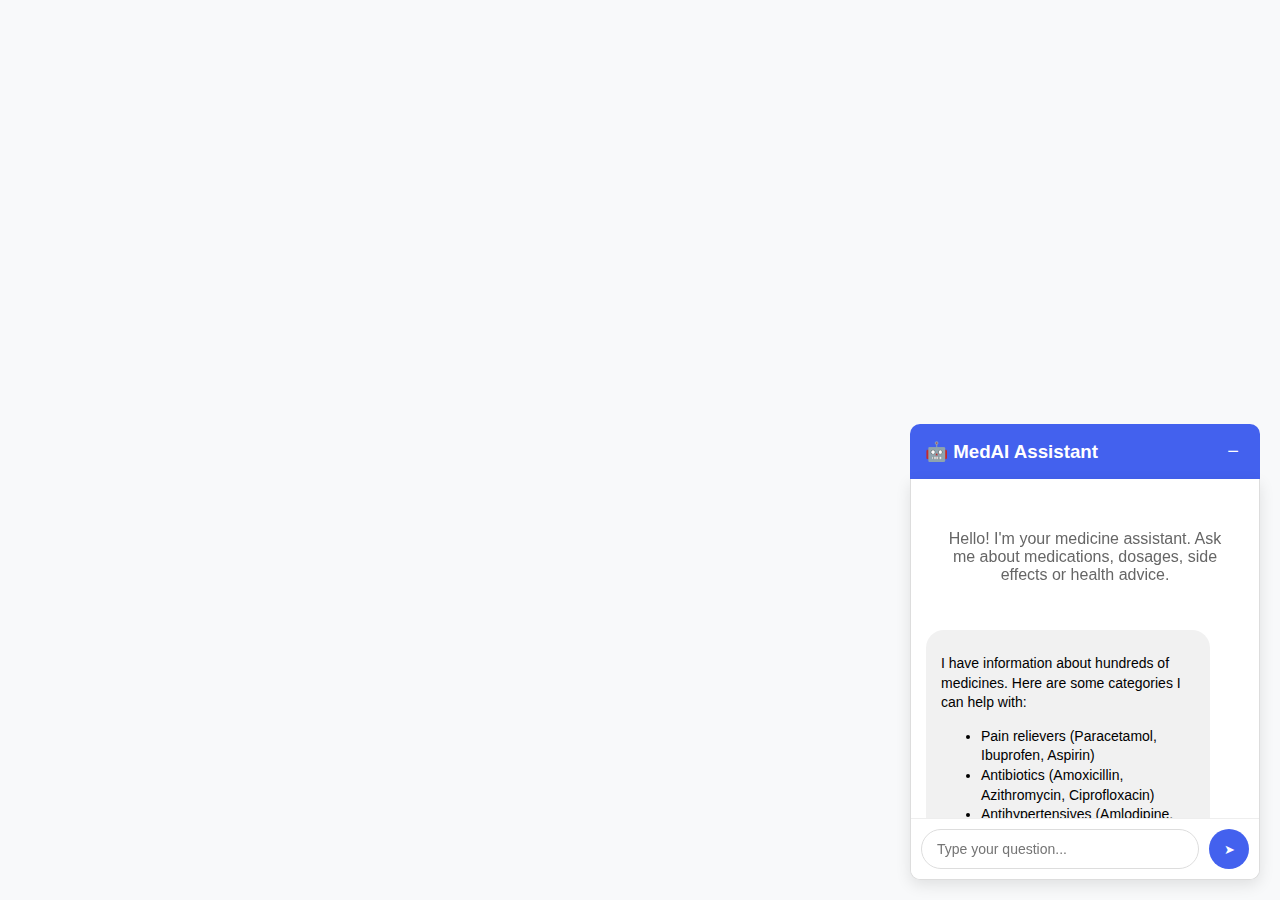
<file: med.html>
<!DOCTYPE html>
<html lang="en">
<head>
    <meta charset="UTF-8">
    <meta name="viewport" content="width=device-width, initial-scale=1.0">
    <title>MedFinder - AI Medicine Assistant</title>
    <style>
        :root {
            --primary: #4361ee;
            --secondary: #3a0ca3;
            --accent: #f72585;
            --light: #f8f9fa;
            --dark: #212529;
        }
        
        body {
            font-family: 'Poppins', sans-serif;
            margin: 0;
            padding: 0;
            background-color: var(--light);
        }
        
        /* Chatbot container */
        .chatbot-container {
            position: fixed;
            bottom: 20px;
            right: 20px;
            width: 350px;
            z-index: 1000;
            font-family: 'Arial', sans-serif;
        }
        
        /* Chatbot header */
        .chatbot-header {
            background-color: var(--primary);
            color: white;
            padding: 15px;
            border-radius: 10px 10px 0 0;
            display: flex;
            justify-content: space-between;
            align-items: center;
            cursor: pointer;
        }
        
        .chatbot-header h3 {
            margin: 0;
            display: flex;
            align-items: center;
            gap: 10px;
        }
        
        .chatbot-header .toggle-chat {
            background: none;
            border: none;
            color: white;
            font-size: 20px;
            cursor: pointer;
        }
        
        /* Chatbot body */
        .chatbot-body {
            background-color: white;
            border: 1px solid #ddd;
            border-top: none;
            border-radius: 0 0 10px 10px;
            height: 400px;
            display: flex;
            flex-direction: column;
            overflow: hidden;
            box-shadow: 0 5px 15px rgba(0,0,0,0.1);
            transition: all 0.3s ease;
        }
        
        /* Chat messages area */
        .chat-messages {
            flex: 1;
            padding: 15px;
            overflow-y: auto;
            display: flex;
            flex-direction: column;
            gap: 10px;
        }
        
        /* Message bubbles */
        .message {
            max-width: 80%;
            padding: 10px 15px;
            border-radius: 18px;
            line-height: 1.4;
            position: relative;
            font-size: 14px;
        }
        
        .bot-message {
            background-color: #f1f1f1;
            align-self: flex-start;
            border-radius: 18px 18px 18px 4px;
        }
        
        .user-message {
            background-color: var(--primary);
            color: white;
            align-self: flex-end;
            border-radius: 18px 18px 4px 18px;
        }
        
        /* Chat input area */
        .chat-input {
            display: flex;
            padding: 10px;
            border-top: 1px solid #eee;
            background-color: white;
        }
        
        .chat-input input {
            flex: 1;
            padding: 10px 15px;
            border: 1px solid #ddd;
            border-radius: 20px;
            outline: none;
            font-size: 14px;
        }
        
        .chat-input button {
            background-color: var(--primary);
            color: white;
            border: none;
            border-radius: 50%;
            width: 40px;
            height: 40px;
            margin-left: 10px;
            cursor: pointer;
            display: flex;
            align-items: center;
            justify-content: center;
        }
        
        .chat-input button:hover {
            background-color: var(--secondary);
        }
        
        /* Typing indicator */
        .typing-indicator {
            display: flex;
            padding: 10px 15px;
            background-color: #f1f1f1;
            border-radius: 18px 18px 18px 4px;
            align-self: flex-start;
            margin-bottom: 10px;
        }
        
        .typing-indicator span {
            height: 8px;
            width: 8px;
            background-color: #999;
            border-radius: 50%;
            display: inline-block;
            margin: 0 2px;
            animation: bounce 1.5s infinite ease-in-out;
        }
        
        .typing-indicator span:nth-child(2) {
            animation-delay: 0.2s;
        }
        
        .typing-indicator span:nth-child(3) {
            animation-delay: 0.4s;
        }
        
        @keyframes bounce {
            0%, 60%, 100% { transform: translateY(0); }
            30% { transform: translateY(-5px); }
        }
        
        /* Collapsed state */
        .chatbot-container.collapsed .chatbot-body {
            height: 0;
            border: none;
        }
        
        /* Welcome message */
        .welcome-message {
            text-align: center;
            padding: 20px;
            color: #666;
        }
        
        /* Medicine info styling */
        .medicine-info {
            margin-top: 5px;
        }
        
        .medicine-info p {
            margin: 5px 0;
        }
        
        .medicine-info ul {
            margin: 5px 0 5px 20px;
            padding-left: 15px;
        }
        
        .medicine-category {
            font-weight: bold;
            color: var(--secondary);
            margin-top: 8px;
        }
    </style>
</head>
<body>
    <!-- AI Chatbot -->
    <div class="chatbot-container">
        <div class="chatbot-header">
            <h3>🤖 MedAI Assistant</h3>
            <button class="toggle-chat">−</button>
        </div>
        <div class="chatbot-body">
            <div class="chat-messages">
                <div class="welcome-message">
                    <p>Hello! I'm your medicine assistant. Ask me about medications, dosages, side effects or health advice.</p>
                </div>
                <div class="message bot-message">
                    <p>I have information about hundreds of medicines. Here are some categories I can help with:</p>
                    <ul>
                        <li>Pain relievers (Paracetamol, Ibuprofen, Aspirin)</li>
                        <li>Antibiotics (Amoxicillin, Azithromycin, Ciprofloxacin)</li>
                        <li>Antihypertensives (Amlodipine, Losartan, Metoprolol)</li>
                        <li>Antidiabetics (Metformin, Glimepiride, Insulin)</li>
                        <li>GI medicines (Pantoprazole, Domperidone, Ondansetron)</li>
                    </ul>
                    <p>Try asking about a specific medicine or type "list [category]" to see medicines in a category.</p>
                </div>
            </div>
            <div class="chat-input">
                <input type="text" placeholder="Type your question..." id="user-input">
                <button id="send-btn">➤</button>
            </div>
        </div>
    </div>

    <script>
        // Medicine database
        const medicineDB = {
            // Pain relievers and fever reducers
            'paracetamol': {
                name: 'Paracetamol (Acetaminophen)',
                category: 'Analgesic/Antipyretic',
                uses: ['Fever', 'Mild to moderate pain'],
                dosage: {
                    adult: '500-1000mg every 4-6 hours (max 4000mg/day)',
                    child: '10-15mg/kg/dose every 4-6 hours (max 5 doses/day)'
                },
                sideEffects: ['Rare at therapeutic doses', 'Liver damage in overdose'],
                precautions: ['Avoid alcohol', 'Caution in liver disease'],
                interactions: ['Warfarin (may increase INR slightly)']
            },
            'ibuprofen': {
                name: 'Ibuprofen',
                category: 'NSAID',
                uses: ['Pain', 'Fever', 'Inflammation'],
                dosage: {
                    adult: '200-400mg every 4-6 hours (max 1200mg/day OTC, 3200mg/day Rx)',
                    child: '5-10mg/kg/dose every 6-8 hours'
                },
                sideEffects: ['Stomach pain', 'Heartburn', 'Increased bleeding risk', 'Kidney issues'],
                precautions: ['Avoid in peptic ulcer disease', 'Caution in heart/kidney disease'],
                interactions: ['Aspirin', 'Warfarin', 'Diuretics']
            },
            'aspirin': {
                name: 'Aspirin (Acetylsalicylic Acid)',
                category: 'NSAID/Antiplatelet',
                uses: ['Pain', 'Fever', 'Inflammation', 'Heart attack prevention'],
                dosage: {
                    adult: '325-650mg every 4-6 hours for pain (max 4000mg/day)', 
                    child: 'Not recommended for children (Reye\'s syndrome risk)'
                },
                sideEffects: ['Stomach irritation', 'Increased bleeding', 'Tinnitus in overdose'],
                precautions: ['Avoid in children with viral infections', 'Caution in asthma'],
                interactions: ['Warfarin', 'Other NSAIDs', 'Methotrexate']
            },
            
            // Antibiotics
            'amoxicillin': {
                name: 'Amoxicillin',
                category: 'Antibiotic (Penicillin)',
                uses: ['Bacterial infections (ear, throat, sinus, UTI)'],
                dosage: {
                    adult: '250-500mg every 8 hours',
                    child: '20-50mg/kg/day divided every 8 hours'
                },
                sideEffects: ['Diarrhea', 'Rash', 'Allergic reactions'],
                precautions: ['Complete full course', 'Report any rash'],
                interactions: ['Probenecid', 'Oral contraceptives (may reduce efficacy)']
            },
            'azithromycin': {
                name: 'Azithromycin',
                category: 'Antibiotic (Macrolide)',
                uses: ['Respiratory infections', 'STIs', 'Skin infections'],
                dosage: {
                    adult: '500mg day 1, then 250mg daily for 4 days (typical course)',
                    child: '10mg/kg day 1, then 5mg/kg days 2-5'
                },
                sideEffects: ['Diarrhea', 'Nausea', 'Abdominal pain'],
                precautions: ['Take 1 hour before or 2 hours after food'],
                interactions: ['Antacids (reduce absorption)', 'Warfarin']
            },
            'ciprofloxacin': {
                name: 'Ciprofloxacin',
                category: 'Antibiotic (Fluoroquinolone)',
                uses: ['UTIs', 'Respiratory infections', 'Gastrointestinal infections'],
                dosage: {
                    adult: '250-750mg every 12 hours',
                    child: 'Not typically used in children'
                },
                sideEffects: ['Tendon rupture risk', 'Peripheral neuropathy', 'QT prolongation'],
                precautions: ['Avoid in pregnancy', 'Stay hydrated'],
                interactions: ['Dairy products (reduce absorption)', 'Warfarin', 'Theophylline']
            },
            
            // Antihypertensives
            'amlodipine': {
                name: 'Amlodipine',
                category: 'Calcium Channel Blocker',
                uses: ['Hypertension', 'Angina'],
                dosage: {
                    adult: '2.5-10mg once daily',
                    child: 'Not typically used'
                },
                sideEffects: ['Swelling in ankles', 'Flushing', 'Headache'],
                precautions: ['Monitor blood pressure', 'Gradual dose increase'],
                interactions: ['Grapefruit juice (increases levels)']
            },
            'losartan': {
                name: 'Losartan',
                category: 'ARB (Angiotensin Receptor Blocker)',
                uses: ['Hypertension', 'Diabetic nephropathy'],
                dosage: {
                    adult: '25-100mg once daily',
                    child: '0.7mg/kg once daily (max 50mg)'
                },
                sideEffects: ['Dizziness', 'Hyperkalemia', 'Cough (less than ACE inhibitors)'],
                precautions: ['Avoid in pregnancy', 'Monitor potassium'],
                interactions: ['Potassium supplements', 'Diuretics']
            },
            'metoprolol': {
                name: 'Metoprolol',
                category: 'Beta Blocker',
                uses: ['Hypertension', 'Angina', 'Heart failure', 'Arrhythmias'],
                dosage: {
                    adult: '25-100mg once or twice daily (depending on formulation)',
                    child: '1-2mg/kg/day divided twice daily'
                },
                sideEffects: ['Fatigue', 'Bradycardia', 'Bronchospasm'],
                precautions: ['Don\'t stop abruptly', 'Caution in asthma'],
                interactions: ['Other blood pressure medications', 'Digoxin']
            },
            
            // Antidiabetics
            'metformin': {
                name: 'Metformin',
                category: 'Biguanide',
                uses: ['Type 2 Diabetes'],
                dosage: {
                    adult: '500-2000mg daily in divided doses',
                    child: 'Not typically used'
                },
                sideEffects: ['GI upset', 'Lactic acidosis (rare)', 'Vitamin B12 deficiency'],
                precautions: ['Hold before contrast imaging', 'Avoid in severe kidney disease'],
                interactions: ['Alcohol (increases lactic acidosis risk)']
            },
            'glimepiride': {
                name: 'Glimepiride',
                category: 'Sulfonylurea',
                uses: ['Type 2 Diabetes'],
                dosage: {
                    adult: '1-8mg once daily with breakfast',
                    child: 'Not typically used'
                },
                sideEffects: ['Hypoglycemia', 'Weight gain'],
                precautions: ['Take with food', 'Monitor for low blood sugar'],
                interactions: ['Alcohol', 'Beta blockers (may mask hypoglycemia)']
            },
            'insulin': {
                name: 'Insulin',
                category: 'Hormone',
                uses: ['Type 1 and Type 2 Diabetes'],
                dosage: {
                    adult: 'Highly individualized',
                    child: 'Highly individualized'
                },
                sideEffects: ['Hypoglycemia', 'Weight gain', 'Lipodystrophy at injection sites'],
                precautions: ['Proper injection technique', 'Regular glucose monitoring'],
                interactions: ['Other diabetes medications', 'Beta blockers']
            },
            
            // GI medicines
            'pantoprazole': {
                name: 'Pantoprazole',
                category: 'Proton Pump Inhibitor',
                uses: ['GERD', 'Peptic ulcers', 'Acid reflux'],
                dosage: {
                    adult: '20-40mg once daily before breakfast',
                    child: 'Not typically used in young children'
                },
                sideEffects: ['Headache', 'Diarrhea', 'Increased infection risk'],
                precautions: ['Long-term use may cause vitamin deficiencies'],
                interactions: ['Clopidogrel (may reduce efficacy)']
            },
            'domperidone': {
                name: 'Domperidone',
                category: 'Prokinetic/Antiemetic',
                uses: ['Nausea', 'Vomiting', 'Gastroparesis'],
                dosage: {
                    adult: '10mg 3-4 times daily before meals',
                    child: '0.25-0.5mg/kg/dose 3-4 times daily'
                },
                sideEffects: ['Dry mouth', 'Headache', 'QT prolongation (rare)'],
                precautions: ['Avoid in heart conditions', 'Not for children under 12kg'],
                interactions: ['Anticholinergics', 'QT-prolonging drugs']
            },
            'ondansetron': {
                name: 'Ondansetron',
                category: 'Antiemetic',
                uses: ['Nausea/vomiting (chemotherapy, post-op)'],
                dosage: {
                    adult: '4-8mg every 8 hours as needed',
                    child: '0.15mg/kg/dose (max 8mg) every 4-8 hours'
                },
                sideEffects: ['Headache', 'Constipation', 'QT prolongation'],
                precautions: ['Monitor ECG in high-risk patients'],
                interactions: ['Apomorphine', 'Other QT-prolonging drugs']
            }
        };

        // Categories for listing medicines
        const medicineCategories = {
            'pain relievers': ['paracetamol', 'ibuprofen', 'aspirin'],
            'antibiotics': ['amoxicillin', 'azithromycin', 'ciprofloxacin'],
            'antihypertensives': ['amlodipine', 'losartan', 'metoprolol'],
            'antidiabetics': ['metformin', 'glimepiride', 'insulin'],
            'gi medicines': ['pantoprazole', 'domperidone', 'ondansetron']
        };

        document.addEventListener('DOMContentLoaded', function() {
            const chatbotContainer = document.querySelector('.chatbot-container');
            const toggleButton = document.querySelector('.toggle-chat');
            const chatMessages = document.querySelector('.chat-messages');
            const userInput = document.getElementById('user-input');
            const sendButton = document.getElementById('send-btn');
            
            // Toggle chat visibility
            toggleButton.addEventListener('click', function() {
                chatbotContainer.classList.toggle('collapsed');
                toggleButton.textContent = chatbotContainer.classList.contains('collapsed') ? '+' : '−';
            });
            
            // Send message function
            function sendMessage() {
                const message = userInput.value.trim();
                if (message === '') return;
                
                // Add user message
                addMessage(message, 'user');
                userInput.value = '';
                
                // Show typing indicator
                showTypingIndicator();
                
                // Simulate bot response after delay
                setTimeout(() => {
                    removeTypingIndicator();
                    const response = getBotResponse(message);
                    addMessage(response, 'bot');
                }, 1000 + Math.random() * 2000);
            }
            
            // Add message to chat
            function addMessage(text, sender) {
                const messageDiv = document.createElement('div');
                messageDiv.classList.add('message', sender + '-message');
                
                if (typeof text === 'string') {
                    messageDiv.textContent = text;
                } else {
                    messageDiv.innerHTML = text;
                }
                
                chatMessages.appendChild(messageDiv);
                chatMessages.scrollTop = chatMessages.scrollHeight;
            }
            
            // Show typing indicator
            function showTypingIndicator() {
                const typingDiv = document.createElement('div');
                typingDiv.classList.add('typing-indicator');
                typingDiv.innerHTML = '<span></span><span></span><span></span>';
                chatMessages.appendChild(typingDiv);
                chatMessages.scrollTop = chatMessages.scrollHeight;
            }
            
            // Remove typing indicator
            function removeTypingIndicator() {
                const typingIndicator = document.querySelector('.typing-indicator');
                if (typingIndicator) {
                    typingIndicator.remove();
                }
            }
            
            // Generate medicine information HTML
            function formatMedicineInfo(medicine) {
                let html = `<div class="medicine-info">
                    <p><strong>${medicine.name}</strong> (${medicine.category})</p>
                    <p class="medicine-category">Uses:</p>
                    <ul>${medicine.uses.map(use => `<li>${use}</li>`).join('')}</ul>
                    <p class="medicine-category">Dosage:</p>
                    <ul>
                        <li><strong>Adults:</strong> ${medicine.dosage.adult}</li>
                        ${medicine.dosage.child ? `<li><strong>Children:</strong> ${medicine.dosage.child}</li>` : ''}
                    </ul>
                    <p class="medicine-category">Side Effects:</p>
                    <ul>${medicine.sideEffects.map(effect => `<li>${effect}</li>`).join('')}</ul>
                    <p class="medicine-category">Precautions:</p>
                    <ul>${medicine.precautions.map(precaution => `<li>${precaution}</li>`).join('')}</ul>
                    <p class="medicine-category">Interactions:</p>
                    <ul>${medicine.interactions.map(interaction => `<li>${interaction}</li>`).join('')}</ul>
                </div>`;
                return html;
            }
            
            // Get bot response based on user input
            function getBotResponse(message) {
                const lowerMessage = message.toLowerCase();
                
                // Check for medicine queries
                for (const [key, medicine] of Object.entries(medicineDB)) {
                    if (lowerMessage.includes(key)) {
                        return formatMedicineInfo(medicine);
                    }
                }
                
                // Check for category listing requests
                if (lowerMessage.startsWith('list ')) {
                    const category = lowerMessage.substring(5).trim();
                    if (medicineCategories[category]) {
                        const medicines = medicineCategories[category];
                        let response = `<p>Medicines in <strong>${category}</strong> category:</p><ul>`;
                        medicines.forEach(med => {
                            response += `<li>${medicineDB[med].name}</li>`;
                        });
                        response += '</ul><p>Ask about any of these for detailed information.</p>';
                        return response;
                    } else {
                        return `I don't recognize the category "${category}". Try one of these: ${Object.keys(medicineCategories).join(', ')}`;
                    }
                }
                
                // General responses
                if (lowerMessage.includes('thank')) {
                    return "You're welcome! Is there anything else I can help you with regarding medicines or health?";
                }
                else if (lowerMessage.includes('hello') || lowerMessage.includes('hi')) {
                    return "Hello! I'm your medicine assistant. Ask me about any medication for detailed information.";
                }
                else if (lowerMessage.includes('help')) {
                    return `I can provide detailed information about medicines. Try asking about:
                        <ul>
                            <li>A specific medicine (e.g., "Tell me about amoxicillin")</li>
                            <li>A category (e.g., "list antibiotics")</li>
                            <li>Side effects of a medicine</li>
                            <li>Dosage information</li>
                        </ul>
                        I currently have information about ${Object.keys(medicineDB).length} common medications.`;
                }
                else {
                    return "I specialize in medicine information. Could you specify which medication you're asking about? Or type 'help' to see what I can do.";
                }
            }
            
            // Event listeners
            sendButton.addEventListener('click', sendMessage);
            userInput.addEventListener('keypress', function(e) {
                if (e.key === 'Enter') {
                    sendMessage();
                }
            });
        });
    </script>
</body>
</html>
</file>
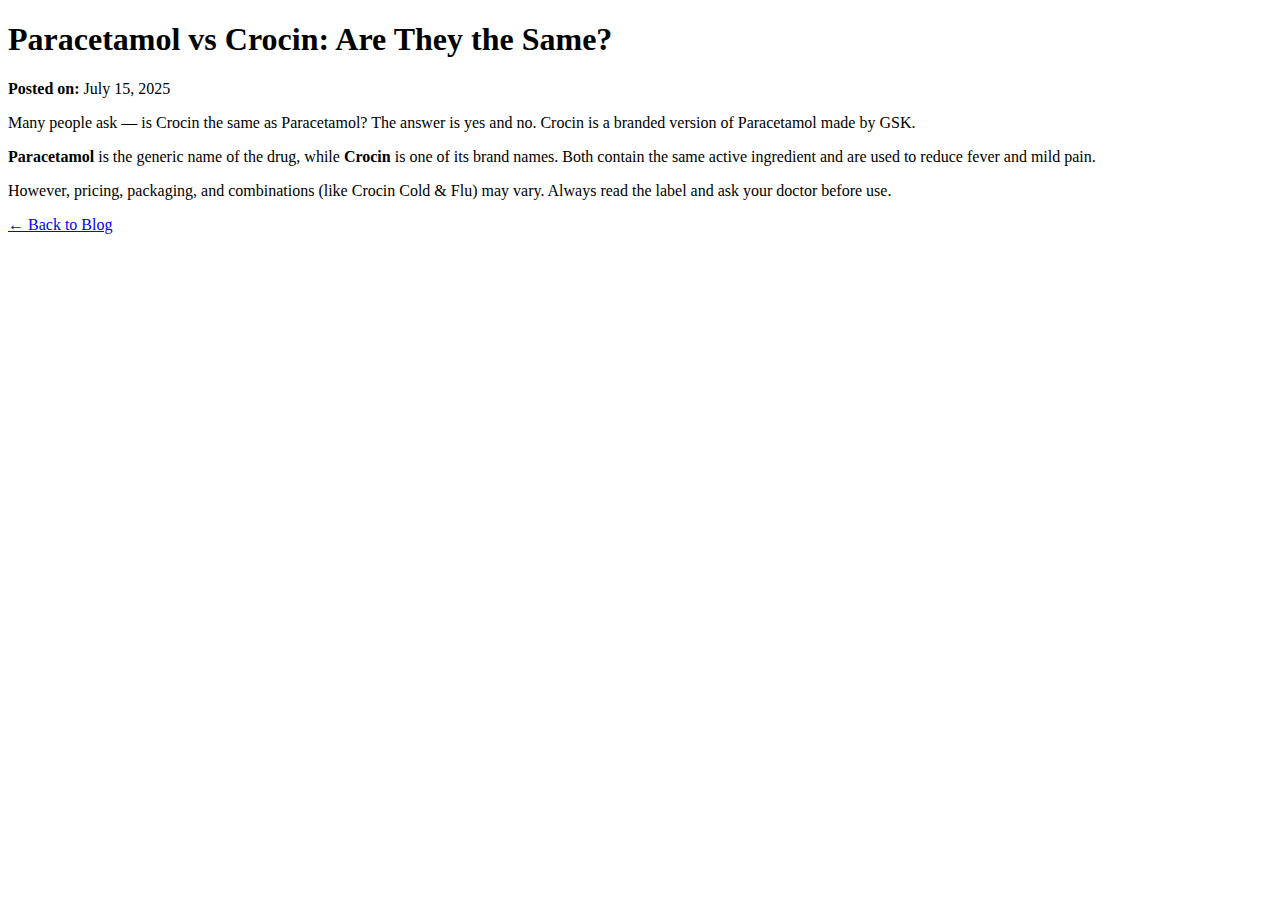
<file: post-paracetamol-vs-crocin.html>
<!DOCTYPE html>
<html>
<head>
  <title>Paracetamol vs Crocin - Curevoa Blog</title>
</head>
<body>
  <h1>Paracetamol vs Crocin: Are They the Same?</h1>
  <p><strong>Posted on:</strong> July 15, 2025</p>

  <p>Many people ask — is Crocin the same as Paracetamol? The answer is yes and no. Crocin is a branded version of Paracetamol made by GSK.</p>

  <p><strong>Paracetamol</strong> is the generic name of the drug, while <strong>Crocin</strong> is one of its brand names. Both contain the same active ingredient and are used to reduce fever and mild pain.</p>

  <p>However, pricing, packaging, and combinations (like Crocin Cold & Flu) may vary. Always read the label and ask your doctor before use.</p>

  <p><a href="blog.html">← Back to Blog</a></p>
</body>
</html>
</file>
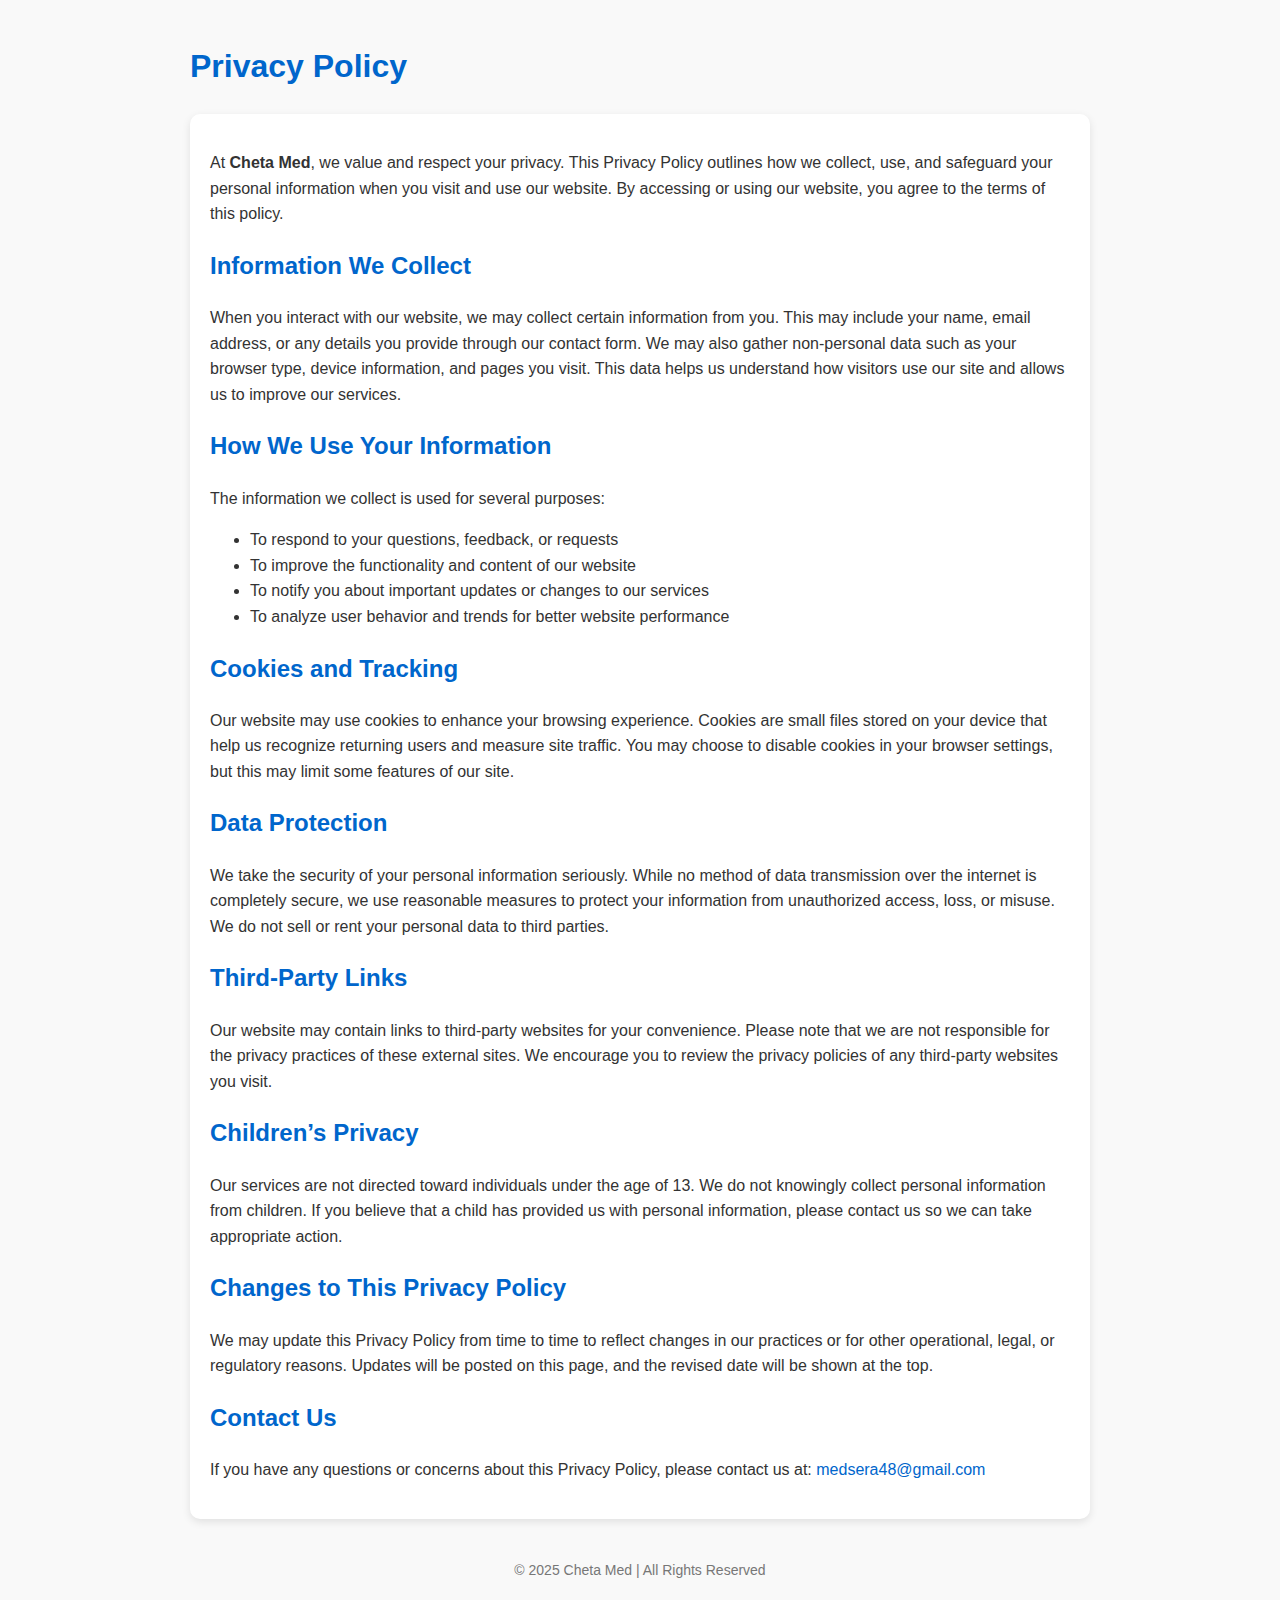
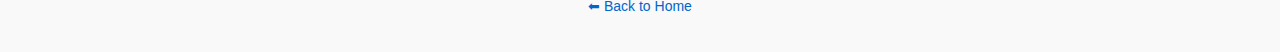
<file: privacy.html>
<!DOCTYPE html>
<html lang="en">
<head>
  <script async src="https://pagead2.googlesyndication.com/pagead/js/adsbygoogle.js?client=ca-pub-9213297135112536"
     crossorigin="anonymous"></script>
  <meta charset="UTF-8">
  <title>Privacy Policy - Cheta Med</title>
  <meta name="viewport" content="width=device-width, initial-scale=1.0">
  <style>
    body {
      font-family: Arial, sans-serif;
      padding: 20px;
      max-width: 900px;
      margin: auto;
      background-color: #f9f9f9;
      color: #333;
      line-height: 1.6;
    }
    h1, h2 {
      color: #0066cc;
    }
    .policy {
      background: #fff;
      padding: 20px;
      border-radius: 10px;
      box-shadow: 0 3px 8px rgba(0,0,0,0.1);
      margin-bottom: 30px;
    }
    footer {
      text-align: center;
      margin-top: 40px;
      color: #777;
      font-size: 14px;
    }
    a {
      color: #0066cc;
      text-decoration: none;
    }
    a:hover {
      text-decoration: underline;
    }
  </style>
</head>
<body>

  <h1>Privacy Policy</h1>

  <div class="policy">
    <p>
      At <strong>Cheta Med</strong>, we value and respect your privacy. This Privacy Policy outlines how we collect, use, and safeguard your personal information when you visit and use our website. By accessing or using our website, you agree to the terms of this policy.
    </p>

    <h2>Information We Collect</h2>
    <p>
      When you interact with our website, we may collect certain information from you. This may include your name, email address, or any details you provide through our contact form. We may also gather non-personal data such as your browser type, device information, and pages you visit. This data helps us understand how visitors use our site and allows us to improve our services.
    </p>

    <h2>How We Use Your Information</h2>
    <p>
      The information we collect is used for several purposes:
    </p>
    <ul>
      <li>To respond to your questions, feedback, or requests</li>
      <li>To improve the functionality and content of our website</li>
      <li>To notify you about important updates or changes to our services</li>
      <li>To analyze user behavior and trends for better website performance</li>
    </ul>

    <h2>Cookies and Tracking</h2>
    <p>
      Our website may use cookies to enhance your browsing experience. Cookies are small files stored on your device that help us recognize returning users and measure site traffic. You may choose to disable cookies in your browser settings, but this may limit some features of our site.
    </p>

    <h2>Data Protection</h2>
    <p>
      We take the security of your personal information seriously. While no method of data transmission over the internet is completely secure, we use reasonable measures to protect your information from unauthorized access, loss, or misuse. We do not sell or rent your personal data to third parties.
    </p>

    <h2>Third-Party Links</h2>
    <p>
      Our website may contain links to third-party websites for your convenience. Please note that we are not responsible for the privacy practices of these external sites. We encourage you to review the privacy policies of any third-party websites you visit.
    </p>

    <h2>Children’s Privacy</h2>
    <p>
      Our services are not directed toward individuals under the age of 13. We do not knowingly collect personal information from children. If you believe that a child has provided us with personal information, please contact us so we can take appropriate action.
    </p>

    <h2>Changes to This Privacy Policy</h2>
    <p>
      We may update this Privacy Policy from time to time to reflect changes in our practices or for other operational, legal, or regulatory reasons. Updates will be posted on this page, and the revised date will be shown at the top.
    </p>

    <h2>Contact Us</h2>
    <p>
      If you have any questions or concerns about this Privacy Policy, please contact us at:  
      <a href="mailto:medsera48@gmail.com">medsera48@gmail.com</a>
    </p>
  </div>

  <footer>
    <p>&copy; 2025 Cheta Med | All Rights Reserved</p>
    <p><a href="index.html">⬅ Back to Home</a></p>
  </footer>

</body>
</html>
</file>
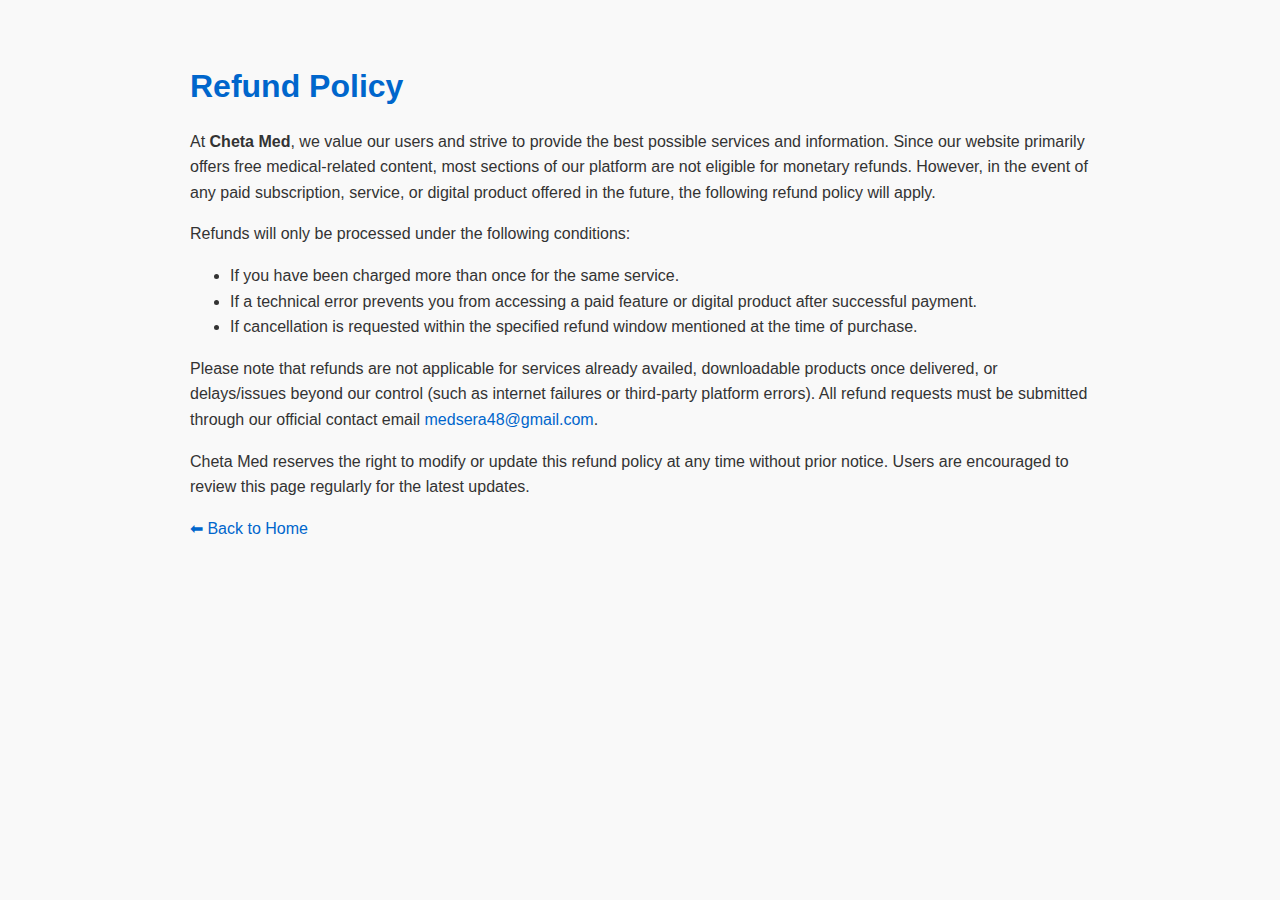
<file: refund.html>
<!DOCTYPE html>
<html lang="en">
<head>
  <meta charset="UTF-8">
  <title>Refund Policy - Cheta Med</title>
  <meta name="viewport" content="width=device-width, initial-scale=1.0">
  <style>
    body {
      font-family: Arial, sans-serif;
      line-height: 1.6;
      margin: 20px auto;
      max-width: 900px;
      padding: 20px;
      background-color: #f9f9f9;
      color: #333;
    }
    h1 {
      color: #0066cc;
      margin-bottom: 15px;
    }
    p {
      margin-bottom: 15px;
    }
    ul {
      margin-bottom: 15px;
    }
    a {
      color: #0066cc;
      text-decoration: none;
    }
    a:hover {
      text-decoration: underline;
    }
  </style>
</head>
<body>

  <h1>Refund Policy</h1>

  <p>
    At <strong>Cheta Med</strong>, we value our users and strive to provide the best possible services and information. 
    Since our website primarily offers free medical-related content, most sections of our platform are not eligible for monetary refunds. 
    However, in the event of any paid subscription, service, or digital product offered in the future, the following refund policy will apply.
  </p>

  <p>Refunds will only be processed under the following conditions:</p>
  <ul>
    <li>If you have been charged more than once for the same service.</li>
    <li>If a technical error prevents you from accessing a paid feature or digital product after successful payment.</li>
    <li>If cancellation is requested within the specified refund window mentioned at the time of purchase.</li>
  </ul>

  <p>
    Please note that refunds are not applicable for services already availed, downloadable products once delivered, or delays/issues beyond our control 
    (such as internet failures or third-party platform errors). All refund requests must be submitted through our official contact email 
    <a href="mailto:medsera48@gmail.com">medsera48@gmail.com</a>.
  </p>

  <p>
    Cheta Med reserves the right to modify or update this refund policy at any time without prior notice. 
    Users are encouraged to review this page regularly for the latest updates.
  </p>

  <p><a href="index.html">⬅ Back to Home</a></p>

</body>
</html>
</file>
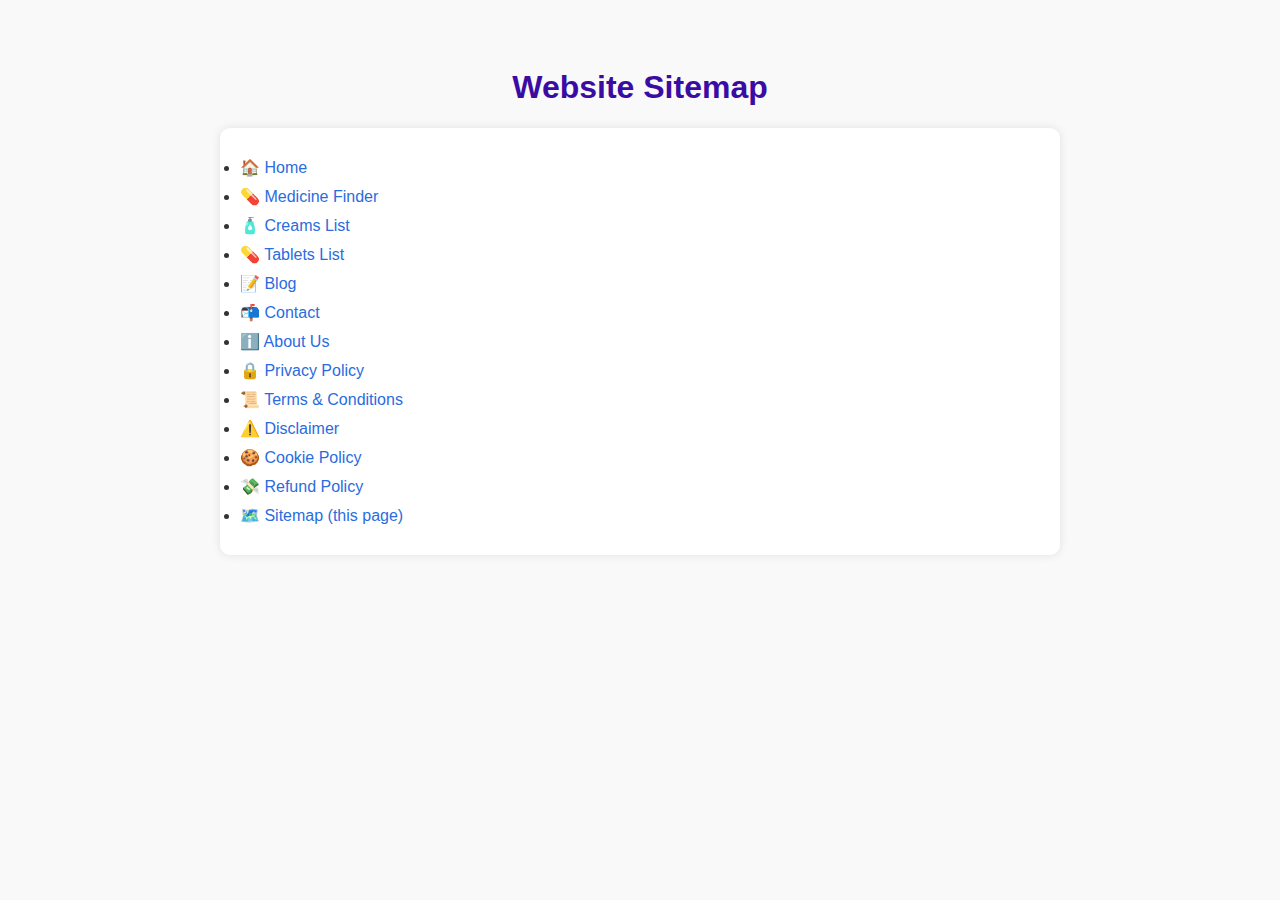
<file: sitemap.html>
<!DOCTYPE html>
<html lang="en">
<head>
  <script async src="https://pagead2.googlesyndication.com/pagead/js/adsbygoogle.js?client=ca-pub-9213297135112536"
     crossorigin="anonymous"></script>
  <meta charset="UTF-8" />
  <title>Medsera Sitemap</title>
  <style>
    body {
      font-family: Arial, sans-serif;
      padding: 40px;
      background: #f9f9f9;
      color: #333;
    }
    h1 {
      color: #3a0ca3;
      text-align: center;
    }
    ul {
      max-width: 800px;
      margin: auto;
      padding: 20px;
      background: #fff;
      border-radius: 10px;
      box-shadow: 0 0 10px rgba(0,0,0,0.1);
    }
    li {
      margin: 10px 0;
      font-size: 16px;
    }
    a {
      color: #2a6cdf;
      text-decoration: none;
    }
    a:hover {
      text-decoration: underline;
    }
  </style>
</head>
<body>
  <h1>Website Sitemap</h1>
  <ul>
    <li><a href="index.html">🏠 Home</a></li>
    <li><a href="med.html">💊 Medicine Finder</a></li>
    <li><a href="creams.html">🧴 Creams List</a></li>
    <li><a href="tablets.html">💊 Tablets List</a></li>
    <li><a href="blog.html">📝 Blog</a></li>
    <li><a href="contact.html">📬 Contact</a></li>
    <li><a href="about.html">ℹ️ About Us</a></li>
    <li><a href="privacy.html">🔒 Privacy Policy</a></li>
    <li><a href="terms.html">📜 Terms & Conditions</a></li>
    <li><a href="disclaimer.html">⚠️ Disclaimer</a></li>
    <li><a href="cookie.html">🍪 Cookie Policy</a></li>
    <li><a href="refund.html">💸 Refund Policy</a></li>
    <li><a href="sitemap.html">🗺️ Sitemap (this page)</a></li>
  </ul>
</body>
</html>
</file>
